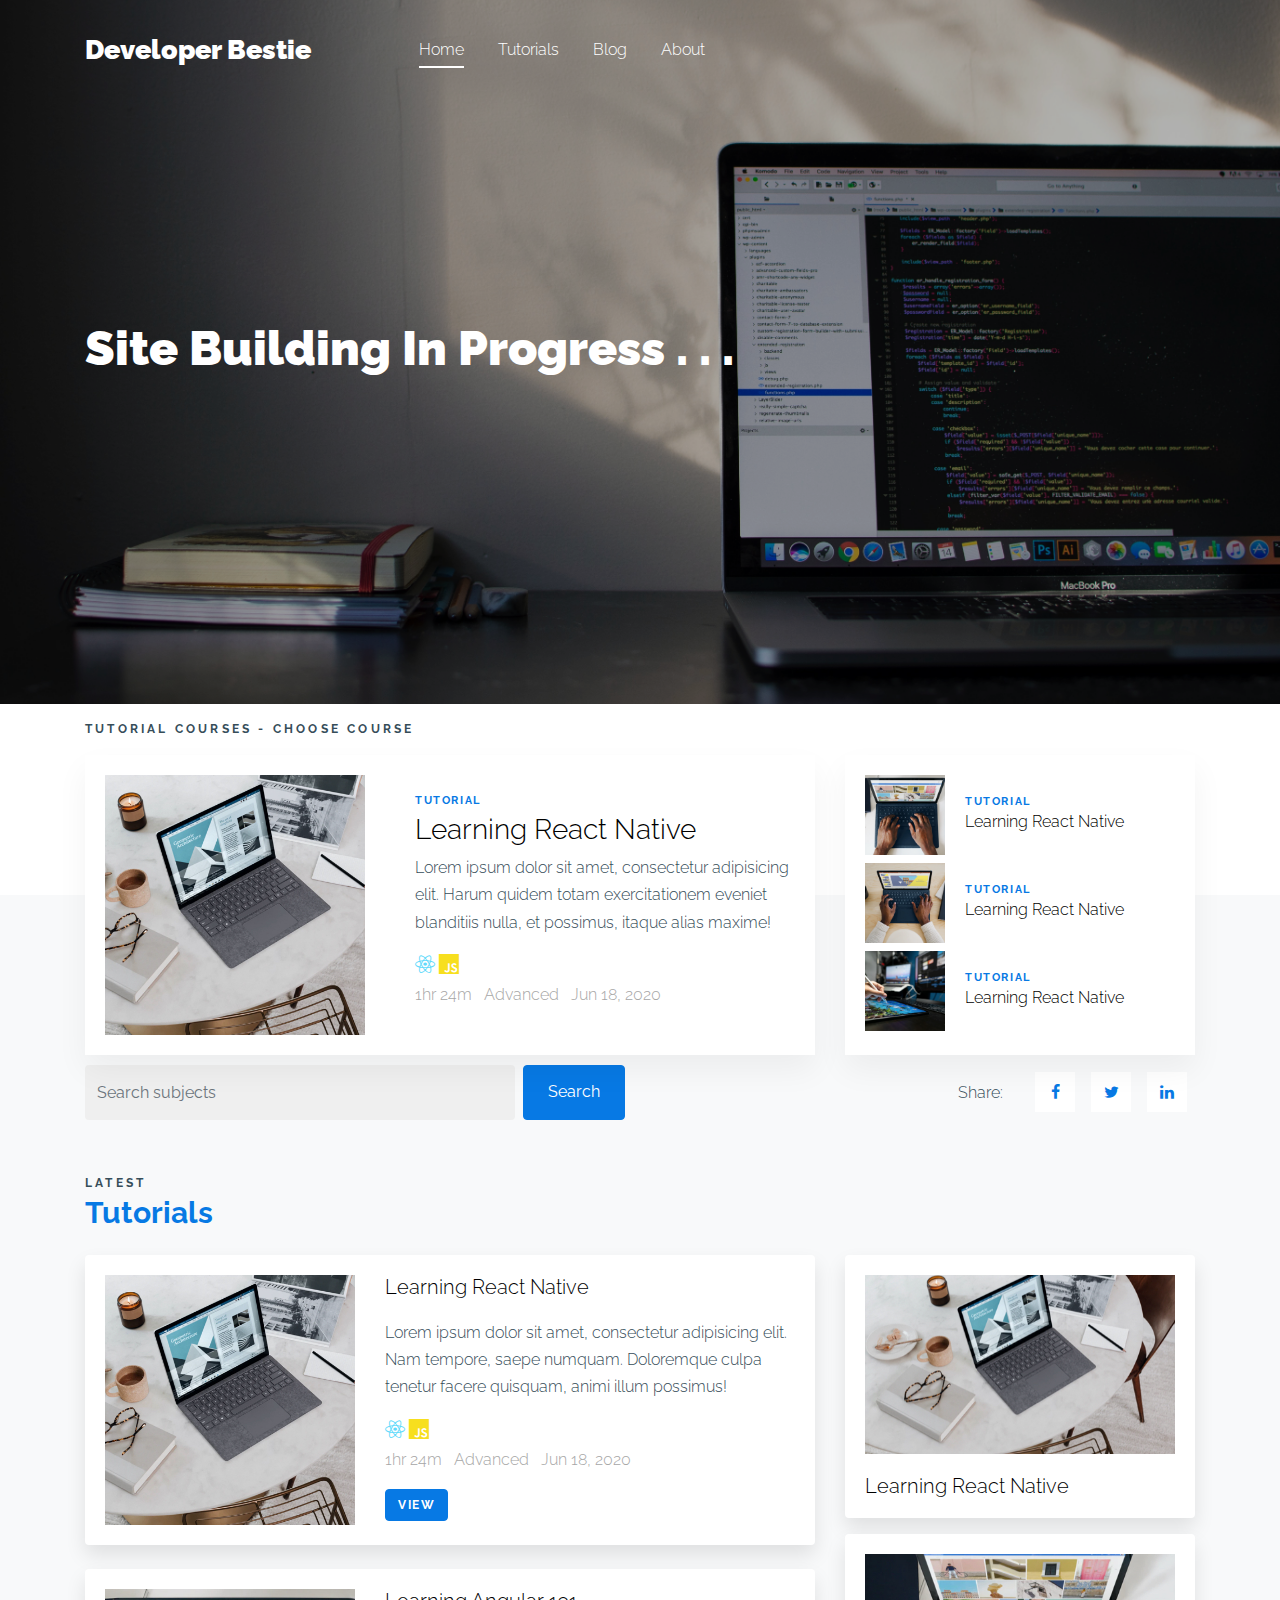
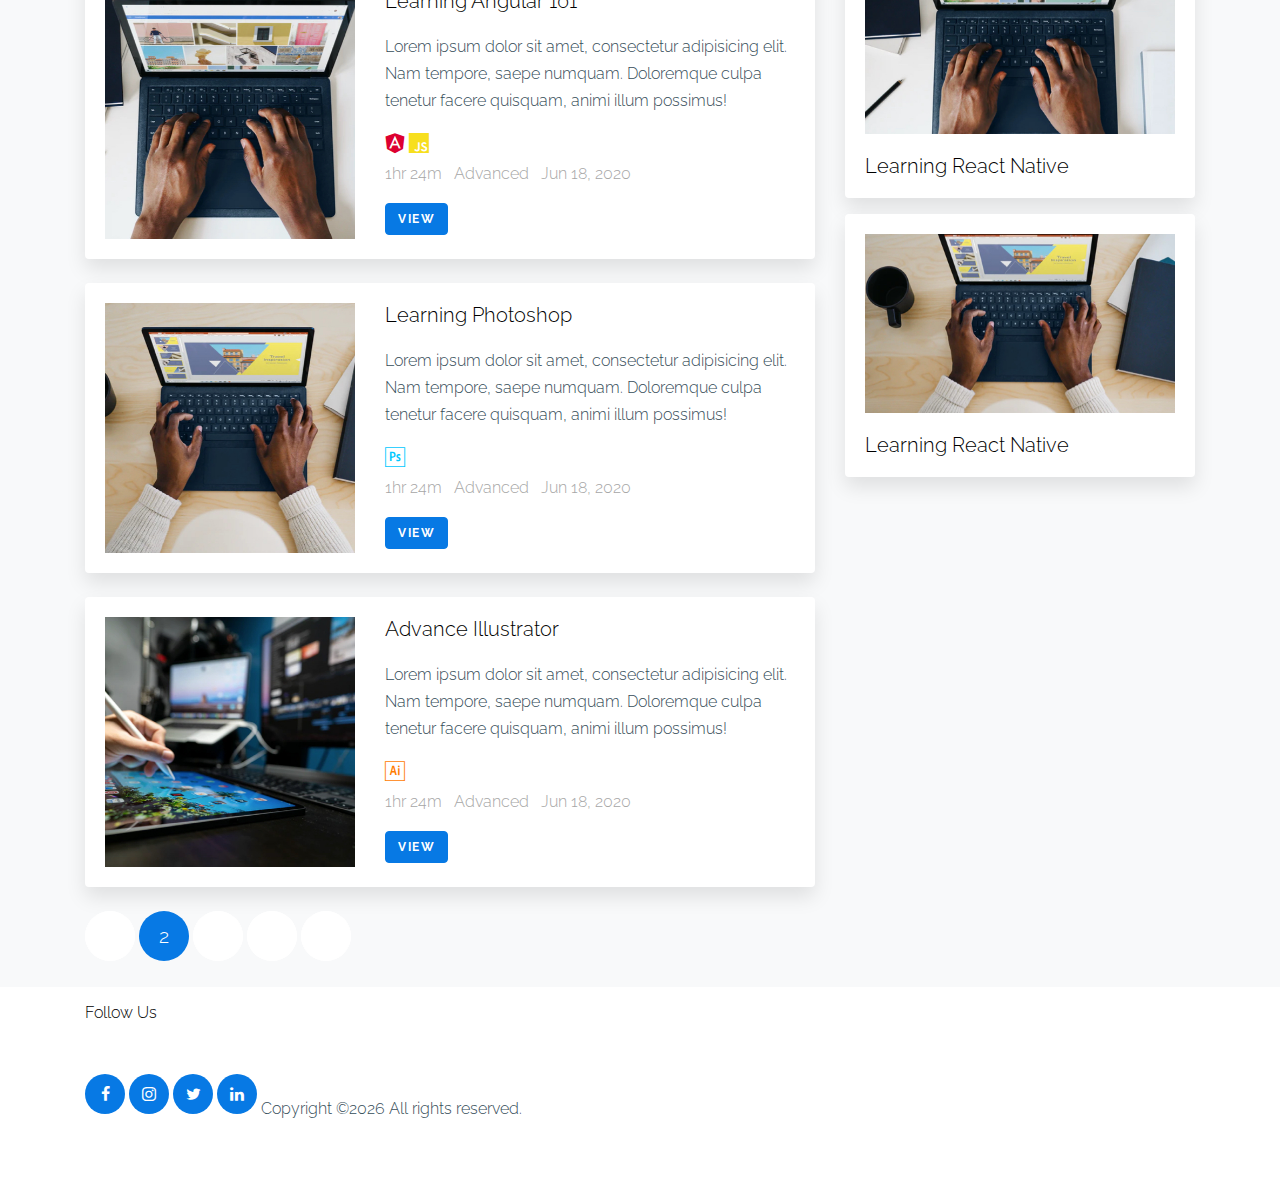
<file: index.html>
<!doctype html>
<html lang="en">

  <head>
    <title>Developer Bestie &mdash; Developer's Best Friend</title>
    <meta charset="utf-8">
    <meta name="viewport" content="width=device-width, initial-scale=1, shrink-to-fit=no">

    <link href="https://fonts.googleapis.com/css2?family=Raleway:wght@400;700&display=swap" rel="stylesheet">

    <link rel="stylesheet" href="fonts/icomoon/style.css">
    <link rel="stylesheet" href="fonts/brand/style.css">

    <link rel="stylesheet" href="css/bootstrap.min.css">
    <link rel="stylesheet" href="css/bootstrap-datepicker.css">
    <link rel="stylesheet" href="css/jquery.fancybox.min.css">
    <link rel="stylesheet" href="css/owl.carousel.min.css">
    <link rel="stylesheet" href="css/owl.theme.default.min.css">
    <link rel="stylesheet" href="css/aos.css">

    <!-- MAIN CSS -->
    <link rel="stylesheet" href="css/style.css">

  </head>

  <body>

    
    <div class="site-wrap" id="home-section">

      <div class="site-mobile-menu site-navbar-target">
        <div class="site-mobile-menu-header">
          <div class="site-mobile-menu-close mt-3">
            <span class="icon-close2 js-menu-toggle"></span>
          </div>
        </div>
        <div class="site-mobile-menu-body"></div>
      </div>

      <header class="site-navbar light site-navbar-target" role="banner">

        <div class="container">
          <div class="row align-items-center position-relative">

            <div class="col-3">
              <div class="site-logo">
                <a href="index.html"><strong>Developer Bestie</strong></a>
              </div>
            </div>

            <div class="col-4  text-right">
              
              <span class="d-inline-block d-lg-none"><a href="#" class=" site-menu-toggle js-menu-toggle py-5 "><span class="icon-menu h3 text-black"></span></a></span>

              <nav class="site-navigation text-right ml-auto d-none d-lg-block" role="navigation">
                <ul class="site-menu main-menu js-clone-nav ml-auto ">
                  <li class="active"><a href="index.html" class="nav-link">Home</a></li>
                  <li><a href="tutorials.html" class="nav-link">Tutorials</a></li>
                  <!-- <li><a href="testimonials.html" class="nav-link">Testimonials</a></li> -->
                  <li><a href="blog.html" class="nav-link">Blog</a></li>
                  <li><a href="about.html" class="nav-link">About</a></li>
                  <!-- <li><a href="contact.html" class="nav-link">Contact</a></li> -->
                </ul>
              </nav>
            </div>

            
          </div>
        </div>

      </header>

      
      <div class="site-section-cover overlay" style="background-image: url('images/hero_bg.jpg');">
        
        <div class="container">
          <div class="row align-items-center justify-content-center">
            <div class="col-lg-12 text-left">
            <h1><strong>Site Building In Progress . . .</strong></h1>
            </div>
          </div>
        </div>
      </div>
	  
	  
	  <div class="site-section">
        <div class="container">
          <div class="row">
            <div class="col">
              <div class="heading mb-4">
                <span class="caption">Tutorial Courses - Choose Course</span>
              </div>
            </div>  
          </div>
          <div class="row align-items-stretch">
            <div class="col-lg-2">
              <a href="#" class="course">
                <span class="wrap-icon brand-adobeillustrator"></span>
                <h3>Illustrator</h3>
              </a>
            </div>
            <div class="col-lg-2">
              <a href="#" class="course">
                <span class="wrap-icon brand-adobephotoshop"></span>
                <h3>Photoshop</h3>
              </a>
            </div>
            
            <div class="col-lg-2">
              <a href="#" class="course">
                <span class="wrap-icon brand-angular"></span>
                <h3>Angular</h3>
              </a>
            </div>
            
            <div class="col-lg-2">
              <a href="#" class="course">
                <span class="wrap-icon brand-javascript"></span>
                <h3>JavaScript</h3>
              </a>
            </div>
            <div class="col-lg-2">
              <a href="#" class="course">
                <span class="wrap-icon brand-react"></span>
                <h3>React</h3>
              </a>
            </div>
            <div class="col-lg-2">
              <a href="#" class="course">
                <span class="wrap-icon brand-vue-dot-js"></span>
                <h3>Vue</h3>
              </a>
            </div>
          </div>
        </div>
      </div>

      <div class="site-section bg-light pb-0">
        <div class="container">
          <div class="row align-items-stretch overlap">
            <div class="col-lg-8">
              <div class="box h-100">
                <div class="d-flex align-items-center">
                  <div class="img"><img src="images/img_1.jpg" class="img-fluid" alt="Image"></div>
                  <div class="text">
                    <a href="#" class="category">Tutorial</a>
                    <h3><a href="#">Learning React Native</a></h3>
                    <p>Lorem ipsum dolor sit amet, consectetur adipisicing elit. Harum quidem totam exercitationem eveniet blanditiis nulla, et possimus, itaque alias maxime!</p>
                    <p class="mb-0">
                      <span class="brand-react h5"></span>
                      <span class="brand-javascript h5"></span>
                    </p>
                    <p class="meta">
                      <span class="mr-2 mb-2">1hr 24m</span>
                      <span class="mr-2 mb-2">Advanced</span>
                      <span class="mr-2 mb-2">Jun 18, 2020</span>
                    </p>
                  </div>
                </div>
              </div>
            </div>
            <div class="col-lg-4">
              <div class="box small h-100">
                <div class="d-flex align-items-center mb-2">
                  <div class="img"><img src="images/img_2.jpg" class="img-fluid" alt="Image"></div>
                  <div class="text">
                    <a href="#" class="category">Tutorial</a>
                    <h3><a href="#">Learning React Native</a></h3>
                  </div>
                </div>
                <div class="d-flex align-items-center mb-2">
                  <div class="img"><img src="images/img_3.jpg" class="img-fluid" alt="Image"></div>
                  <div class="text">
                    <a href="#" class="category">Tutorial</a>
                    <h3><a href="#">Learning React Native</a></h3>
                  </div>
                </div>
                <div class="d-flex align-items-center">
                  <div class="img"><img src="images/img_4.jpg" class="img-fluid" alt="Image"></div>
                  <div class="text">
                    <a href="#" class="category">Tutorial</a>
                    <h3><a href="#">Learning React Native</a></h3>
                  </div>
                </div>
              </div>
            </div>
          </div>
        </div>
      </div>
      

      

              
  
      <div class="site-section bg-light">
        <div class="container">
          <div class="row mb-5 align-items-center">
            <div class="col-lg-6 mb-4 mb-lg-0">
              <form action="#" class="d-flex search-form">
                <span class="icon-"></span>
                <input type="search" class="form-control mr-2" placeholder="Search subjects">
                <input type="submit" class="btn btn-primary px-4" value="Search">
              </form>
            </div>
            <div class="col-lg-6 text-lg-right">
              <div class="d-inline-flex align-items-center ml-auto">
              <span class="mr-4">Share:</span>
              <a href="#" class="mx-2 social-item"><span class="icon-facebook"></span></a>
              <a href="#" class="mx-2 social-item"><span class="icon-twitter"></span></a>
              <a href="#" class="mx-2 social-item"><span class="icon-linkedin"></span></a>
              </div>
            </div>
          </div>
          <div class="row">
            <div class="col-12">
              <div class="heading mb-4">
                <span class="caption">Latest</span>
                <h2>Tutorials</h2>
              </div>
            </div>
            <div class="col-lg-8">
              


              <div class="d-flex tutorial-item mb-4">
                <div class="img-wrap">
                  <a href="#"><img src="images/img_1.jpg" alt="Image" class="img-fluid"></a>
                </div>
                <div>
                  <h3><a href="#">Learning React Native</a></h3>
                  <p>Lorem ipsum dolor sit amet, consectetur adipisicing elit. Nam tempore, saepe numquam. Doloremque culpa tenetur facere quisquam, animi illum possimus!</p>
                  
                  <p class="mb-0">
                    <span class="brand-react h5"></span>
                    <span class="brand-javascript h5"></span>
                  </p>
                  <p class="meta">
                    <span class="mr-2 mb-2">1hr 24m</span>
                    <span class="mr-2 mb-2">Advanced</span>
                    <span class="mr-2 mb-2">Jun 18, 2020</span>
                  </p>
                  
                  <p><a href="tutorial-single.html" class="btn btn-primary custom-btn">View</a></p>
                </div>
              </div>

              <div class="d-flex tutorial-item mb-4">
                <div class="img-wrap">
                  <a href="#"><img src="images/img_2.jpg" alt="Image" class="img-fluid"></a>
                </div>
                <div>
                  <h3><a href="#">Learning Angular 101</a></h3>
                  <p>Lorem ipsum dolor sit amet, consectetur adipisicing elit. Nam tempore, saepe numquam. Doloremque culpa tenetur facere quisquam, animi illum possimus!</p>

                  <p class="mb-0">
                    <span class="brand-angular h5"></span>
                    <span class="brand-javascript h5"></span>
                  </p>
                  <p class="meta">
                    <span class="mr-2 mb-2">1hr 24m</span>
                    <span class="mr-2 mb-2">Advanced</span>
                    <span class="mr-2 mb-2">Jun 18, 2020</span>
                  </p>
                  
                  <p><a href="tutorial-single.html" class="btn btn-primary custom-btn">View</a></p>
                </div>
              </div>

              <div class="d-flex tutorial-item mb-4">
                <div class="img-wrap">
                  <a href="#"><img src="images/img_3.jpg" alt="Image" class="img-fluid"></a>
                </div>
                <div>
                  <h3><a href="#">Learning Photoshop</a></h3>
                  <p>Lorem ipsum dolor sit amet, consectetur adipisicing elit. Nam tempore, saepe numquam. Doloremque culpa tenetur facere quisquam, animi illum possimus!</p>
                  <p class="mb-0">
                    <span class="brand-adobephotoshop h5"></span>
                  </p>
                  <p class="meta">
                    <span class="mr-2 mb-2">1hr 24m</span>
                    <span class="mr-2 mb-2">Advanced</span>
                    <span class="mr-2 mb-2">Jun 18, 2020</span>
                  </p>
                  <p><a href="tutorial-single.html" class="btn btn-primary custom-btn">View</a></p>
                </div>
              </div>

              <div class="d-flex tutorial-item mb-4">
                <div class="img-wrap">
                  <a href="#"><img src="images/img_4.jpg" alt="Image" class="img-fluid"></a>
                </div>
                <div>
                  <h3><a href="#">Advance Illustrator</a></h3>
                  <p>Lorem ipsum dolor sit amet, consectetur adipisicing elit. Nam tempore, saepe numquam. Doloremque culpa tenetur facere quisquam, animi illum possimus!</p>
                  <p class="mb-0">
                    <span class="brand-adobeillustrator h5"></span>
                  </p>
                  <p class="meta">
                    <span class="mr-2 mb-2">1hr 24m</span>
                    <span class="mr-2 mb-2">Advanced</span>
                    <span class="mr-2 mb-2">Jun 18, 2020</span>
                  </p>
                  <p><a href="tutorial-single.html" class="btn btn-primary custom-btn">View</a></p>
                </div>
              </div>


              <div class="custom-pagination">
                <ul class="list-unstyled">
                  <li><a href="#"><span>1</span></a></li>
                  <li><span>2</span></li>
                  <li><a href="#"><span>3</span></a></li>
                  <li><a href="#"><span>4</span></a></li>
                  <li><a href="#"><span>5</span></a></li>
                </ul>
              </div>
            </div>


            <div class="col-lg-4">
              <div class="box-side mb-3">
                <a href="#"><img src="images/img_1_horizontal.jpg" alt="Image" class="img-fluid"></a>
                <h3><a href="#">Learning React Native</a></h3>
              </div>  
              <div class="box-side mb-3">
                <a href="#"><img src="images/img_2_horizontal.jpg" alt="Image" class="img-fluid"></a>
                <h3><a href="#">Learning React Native</a></h3>
              </div>  
              <div class="box-side">
                <a href="#"><img src="images/img_3_horizontal.jpg" alt="Image" class="img-fluid"></a>
                <h3><a href="#">Learning React Native</a></h3>
              </div>  
            </div>
          </div>
        </div>
      </div>
      
      
      
      
      <footer class="site-footer">
        <div class="container">
          <div class="row">
            <div class="col-sm-12">
              <h2 class="footer-heading mb-4">Follow Us</h2>
              <ul class="list-unstyled social">
                <li><a href="#"><span class="icon-facebook"></span></a></li>
                <li><a href="#"><span class="icon-instagram"></span></a></li>
                <li><a href="#"><span class="icon-twitter"></span></a></li>
                <li><a href="#"><span class="icon-linkedin"></span></a></li>
                <li>  <div class="border-top pt-5 text-center"></div> <p>
              <!-- Link back to Colorlib can't be removed. Template is licensed under CC BY 3.0. -->
              Copyright &copy;<script>document.write(new Date().getFullYear());</script> All rights reserved.
              <!-- Link back to Colorlib can't be removed. Template is licensed under CC BY 3.0. -->
              </p></li><div>
              </ul>
              
            </div>
            
           
          </div>
         
        </div>
      </footer>

    </div>

    <script src="js/jquery-3.3.1.min.js"></script>
    <script src="js/popper.min.js"></script>
    <script src="js/bootstrap.min.js"></script>
    <script src="js/owl.carousel.min.js"></script>
    <script src="js/jquery.sticky.js"></script>
    <script src="js/jquery.waypoints.min.js"></script>
    <script src="js/jquery.animateNumber.min.js"></script>
    <script src="js/jquery.fancybox.min.js"></script>
    <script src="js/jquery.easing.1.3.js"></script>
    <script src="js/bootstrap-datepicker.min.js"></script>
    <script src="js/aos.js"></script>

    <script src="js/main.js"></script>

  </body>

</html>
</file>
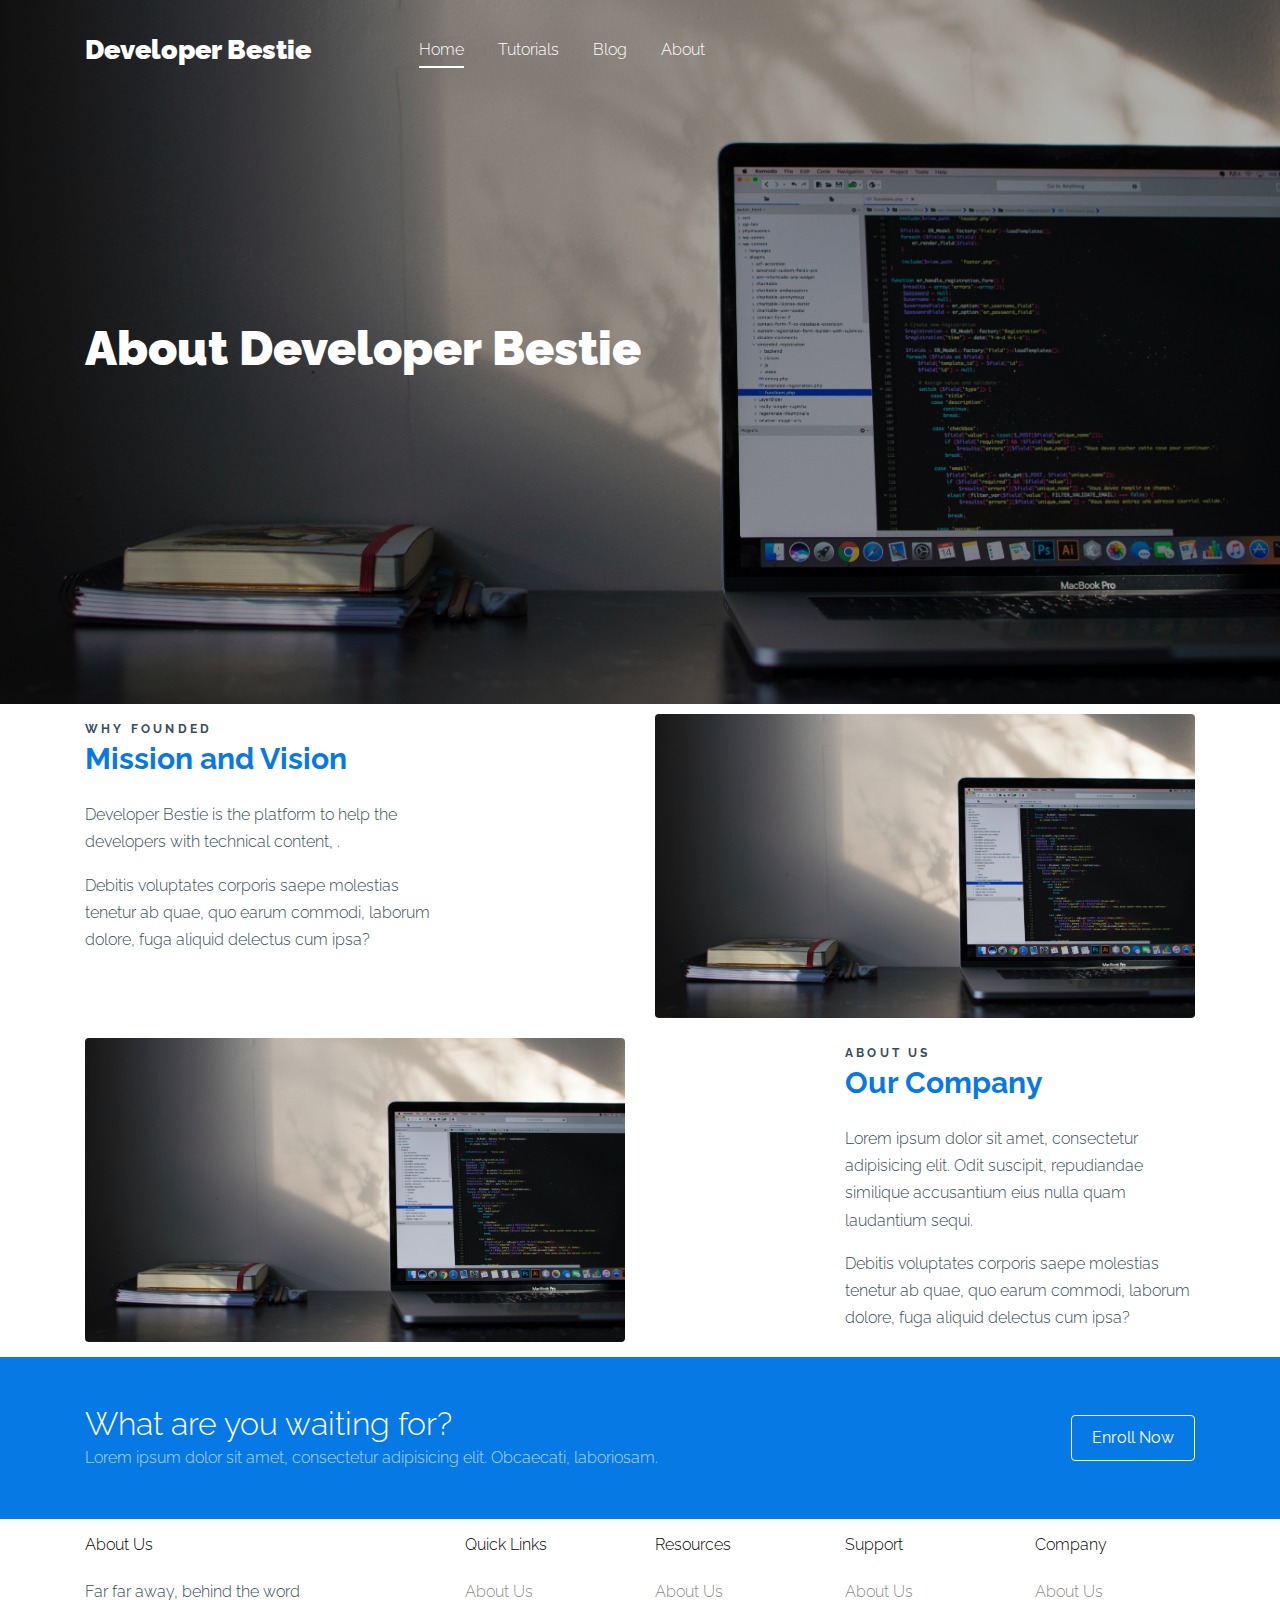
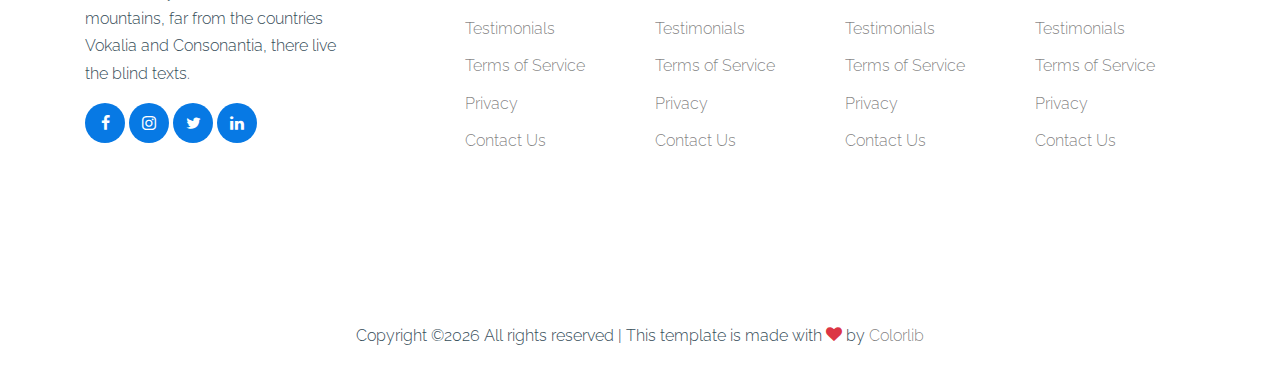
<file: about.html>
<!doctype html>
<html lang="en">

<head>
  <title>Developer Bestie , Developer's Best Friend</title>
  <meta charset="utf-8">
  <meta name="viewport" content="width=device-width, initial-scale=1, shrink-to-fit=no">

  <link href="https://fonts.googleapis.com/css2?family=Raleway:wght@400;700&display=swap" rel="stylesheet">

  <link rel="stylesheet" href="fonts/icomoon/style.css">
  <link rel="stylesheet" href="fonts/brand/style.css">

  <link rel="stylesheet" href="css/bootstrap.min.css">
  <link rel="stylesheet" href="css/bootstrap-datepicker.css">
  <link rel="stylesheet" href="css/jquery.fancybox.min.css">
  <link rel="stylesheet" href="css/owl.carousel.min.css">
  <link rel="stylesheet" href="css/owl.theme.default.min.css">
  <link rel="stylesheet" href="css/aos.css">

  <!-- MAIN CSS -->
  <link rel="stylesheet" href="css/style.css">

</head>

<body>


  <div class="site-wrap" id="home-section">

    <div class="site-mobile-menu site-navbar-target">
      <div class="site-mobile-menu-header">
        <div class="site-mobile-menu-close mt-3">
          <span class="icon-close2 js-menu-toggle"></span>
        </div>
      </div>
      <div class="site-mobile-menu-body"></div>
    </div>

    <header class="site-navbar light site-navbar-target" role="banner">

      <div class="container">
        <div class="row align-items-center position-relative">

          <div class="col-3">
            <div class="site-logo">
              <a href="index.html"><strong>Developer Bestie</strong></a>
            </div>
          </div>

          <div class="col-4  text-right">
              
            <span class="d-inline-block d-lg-none"><a href="#" class=" site-menu-toggle js-menu-toggle py-5 "><span class="icon-menu h3 text-black"></span></a></span>

            <nav class="site-navigation text-right ml-auto d-none d-lg-block" role="navigation">
              <ul class="site-menu main-menu js-clone-nav ml-auto ">
                <li class="active"><a href="index.html" class="nav-link">Home</a></li>
                <li><a href="tutorials.html" class="nav-link">Tutorials</a></li>
                <!-- <li><a href="testimonials.html" class="nav-link">Testimonials</a></li> -->
                <li><a href="blog.html" class="nav-link">Blog</a></li>
                <li><a href="about.html" class="nav-link">About</a></li>
                <!-- <li><a href="contact.html" class="nav-link">Contact</a></li> -->
              </ul>
            </nav>
          </div>


        </div>
      </div>

    </header>


    <div class="site-section-cover overlay" style="background-image: url('images/hero_bg.jpg');">

      <div class="container">
        <div class="row align-items-center justify-content-center">
          <div class="col-lg-12 text-left">
            <h1><strong>About Developer Bestie</strong></h1>
          </div>
        </div>
      </div>
    </div>




    <div class="site-section">
      <div class="container">
        <div class="row">
          <div class="col-lg-6 mb-5 mb-lg-0 order-lg-2">
            <img src="images/hero_bg.jpg" alt="Image" class="img-fluid rounded">
          </div>
          <div class="col-lg-4 mr-auto">
            <div class="heading mb-4">
              <span class="caption">Why Founded</span>
              <h2>Mission and Vision</h2>
            </div>
            <p>Developer Bestie is the platform to help the developers with technical content, .</p>
            <p>Debitis voluptates corporis saepe molestias tenetur ab quae, quo earum commodi, laborum dolore, fuga aliquid delectus cum ipsa?</p>
          </div>
        </div>
      </div>
    </div>

    <div class="site-section">
      <div class="container">
        <div class="row">
          <div class="col-lg-6 mb-5 mb-lg-0">
            <img src="images/hero_bg.jpg" alt="Image" class="img-fluid rounded">
          </div>
          <div class="col-lg-4 ml-auto">
            <div class="heading mb-4">
              
              <span class="caption">About us</span>
              <h2>Our Company</h2>
            </div>
            <p>Lorem ipsum dolor sit amet, consectetur adipisicing elit. Odit suscipit, repudiandae similique accusantium eius nulla quam laudantium sequi.</p>
            <p>Debitis voluptates corporis saepe molestias tenetur ab quae, quo earum commodi, laborum dolore, fuga aliquid delectus cum ipsa?</p>
          </div>
        </div>
      </div>
    </div>

    <!-- <div class="site-section bg-light">
      <div class="container">
        <div class="row justify-content-center text-center mb-5 section-2-title">
          <div class="col-md-6">
            <div class="heading mb-4">
              <span class="caption">The team</span>
              <h2>Meet Our Team</h2>
            </div>


          </div>
        </div>
  <div class="row align-items-stretch">

          <div class="col-lg-4 col-md-6 mb-5">
            <div class="post-entry-1 h-100 person-1">

              <img src="images/person_1.jpg" alt="Image"
              class="img-fluid">

              <div class="post-entry-1-contents">
                <span class="meta">Founder</span>
                <h2>James Doe</h2>
                <p>Lorem ipsum dolor sit amet, consectetur adipisicing elit. Ipsa, sapiente.</p>
              </div>
            </div>
          </div>
          <div class="col-lg-4 col-md-6 mb-5">
            <div class="post-entry-1 h-100 person-1">

              <img src="images/person_2.jpg" alt="Image"
              class="img-fluid">

              <div class="post-entry-1-contents">
                <span class="meta">Founder</span>
                <h2>James Doe</h2>
                <p>Lorem ipsum dolor sit amet, consectetur adipisicing elit. Ipsa, sapiente.</p>
              </div>
            </div>
          </div>

          <div class="col-lg-4 col-md-6 mb-5">
            <div class="post-entry-1 h-100 person-1">

              <img src="images/person_3.jpg" alt="Image"
              class="img-fluid">

              <div class="post-entry-1-contents">
                <span class="meta">Founder</span>
                <h2>James Doe</h2>
                <p>Lorem ipsum dolor sit amet, consectetur adipisicing elit. Ipsa, sapiente.</p>
              </div>
            </div>
          </div>

          <div class="col-lg-4 col-md-6 mb-5">
            <div class="post-entry-1 h-100 person-1">

              <img src="images/person_4.jpg" alt="Image"
              class="img-fluid">

              <div class="post-entry-1-contents">
                <span class="meta">Founder</span>
                <h2>James Doe</h2>
                <p>Lorem ipsum dolor sit amet, consectetur adipisicing elit. Ipsa, sapiente.</p>
              </div>
            </div>
          </div>

          <div class="col-lg-4 col-md-6 mb-5">
            <div class="post-entry-1 h-100 person-1">

              <img src="images/person_5.jpg" alt="Image"
              class="img-fluid">

              <div class="post-entry-1-contents">
                <span class="meta">Founder</span>
                <h2>James Doe</h2>
                <p>Lorem ipsum dolor sit amet, consectetur adipisicing elit. Ipsa, sapiente.</p>
              </div>
            </div>
          </div>

          <div class="col-lg-4 col-md-6 mb-5">
            <div class="post-entry-1 h-100 person-1">

              <img src="images/person_1.jpg" alt="Image"
              class="img-fluid">

              <div class="post-entry-1-contents">
                <span class="meta">Founder</span>
                <h2>James Doe</h2>
                <p>Lorem ipsum dolor sit amet, consectetur adipisicing elit. Ipsa, sapiente.</p>
              </div>
            </div>
          </div>


        </div> 
      </div>
    </div> -->

    


    <div class="site-section bg-primary py-5 cta">
      <div class="container">
        <div class="row align-items-center">
          <div class="col-lg-7 mb-4 mb-md-0">
            <h2 class="mb-0 text-white">What are you waiting for?</h2>
            <p class="mb-0 opa-7">Lorem ipsum dolor sit amet, consectetur adipisicing elit. Obcaecati, laboriosam.</p>
          </div>
          <div class="col-lg-5 text-md-right">
            <a href="#" class="btn btn-primary btn-white">Enroll Now</a>
          </div>
        </div>
      </div>
    </div>

    <footer class="site-footer">
      <div class="container">
        <div class="row">
          <div class="col-lg-3">
            <h2 class="footer-heading mb-4">About Us</h2>
            <p>Far far away, behind the word mountains, far from the countries Vokalia and Consonantia, there live the blind texts. </p>
            <ul class="list-unstyled social">
              <li><a href="#"><span class="icon-facebook"></span></a></li>
              <li><a href="#"><span class="icon-instagram"></span></a></li>
              <li><a href="#"><span class="icon-twitter"></span></a></li>
              <li><a href="#"><span class="icon-linkedin"></span></a></li>
            </ul>
          </div>
          <div class="col-lg-8 ml-auto">
            <div class="row">
              <div class="col-lg-3">
                <h2 class="footer-heading mb-4">Quick Links</h2>
                <ul class="list-unstyled">
                  <li><a href="#">About Us</a></li>
                  <li><a href="#">Testimonials</a></li>
                  <li><a href="#">Terms of Service</a></li>
                  <li><a href="#">Privacy</a></li>
                  <li><a href="#">Contact Us</a></li>
                </ul>
              </div>
              <div class="col-lg-3">
                <h2 class="footer-heading mb-4">Resources</h2>
                <ul class="list-unstyled">
                  <li><a href="#">About Us</a></li>
                  <li><a href="#">Testimonials</a></li>
                  <li><a href="#">Terms of Service</a></li>
                  <li><a href="#">Privacy</a></li>
                  <li><a href="#">Contact Us</a></li>
                </ul>
              </div>
              <div class="col-lg-3">
                <h2 class="footer-heading mb-4">Support</h2>
                <ul class="list-unstyled">
                  <li><a href="#">About Us</a></li>
                  <li><a href="#">Testimonials</a></li>
                  <li><a href="#">Terms of Service</a></li>
                  <li><a href="#">Privacy</a></li>
                  <li><a href="#">Contact Us</a></li>
                </ul>
              </div>
              <div class="col-lg-3">
                <h2 class="footer-heading mb-4">Company</h2>
                <ul class="list-unstyled">
                  <li><a href="#">About Us</a></li>
                  <li><a href="#">Testimonials</a></li>
                  <li><a href="#">Terms of Service</a></li>
                  <li><a href="#">Privacy</a></li>
                  <li><a href="#">Contact Us</a></li>
                </ul>
              </div>
            </div>
          </div>
        </div>
        <div class="row pt-5 mt-5 text-center">
          <div class="col-md-12">
            <div class="border-top pt-5">
              <p>
                <!-- Link back to Colorlib can't be removed. Template is licensed under CC BY 3.0. -->
                Copyright &copy;<script>document.write(new Date().getFullYear());</script> All rights reserved | This template is made with <i class="icon-heart text-danger" aria-hidden="true"></i> by <a href="https://colorlib.com" target="_blank" >Colorlib</a>
                <!-- Link back to Colorlib can't be removed. Template is licensed under CC BY 3.0. -->
              </p>
            </div>
          </div>

        </div>
      </div>
    </footer>

  </div>

  <script src="js/jquery-3.3.1.min.js"></script>
  <script src="js/popper.min.js"></script>
  <script src="js/bootstrap.min.js"></script>
  <script src="js/owl.carousel.min.js"></script>
  <script src="js/jquery.sticky.js"></script>
  <script src="js/jquery.waypoints.min.js"></script>
  <script src="js/jquery.animateNumber.min.js"></script>
  <script src="js/jquery.fancybox.min.js"></script>
  <script src="js/jquery.easing.1.3.js"></script>
  <script src="js/bootstrap-datepicker.min.js"></script>
  <script src="js/aos.js"></script>

  <script src="js/main.js"></script>

</body>

</html>
</file>
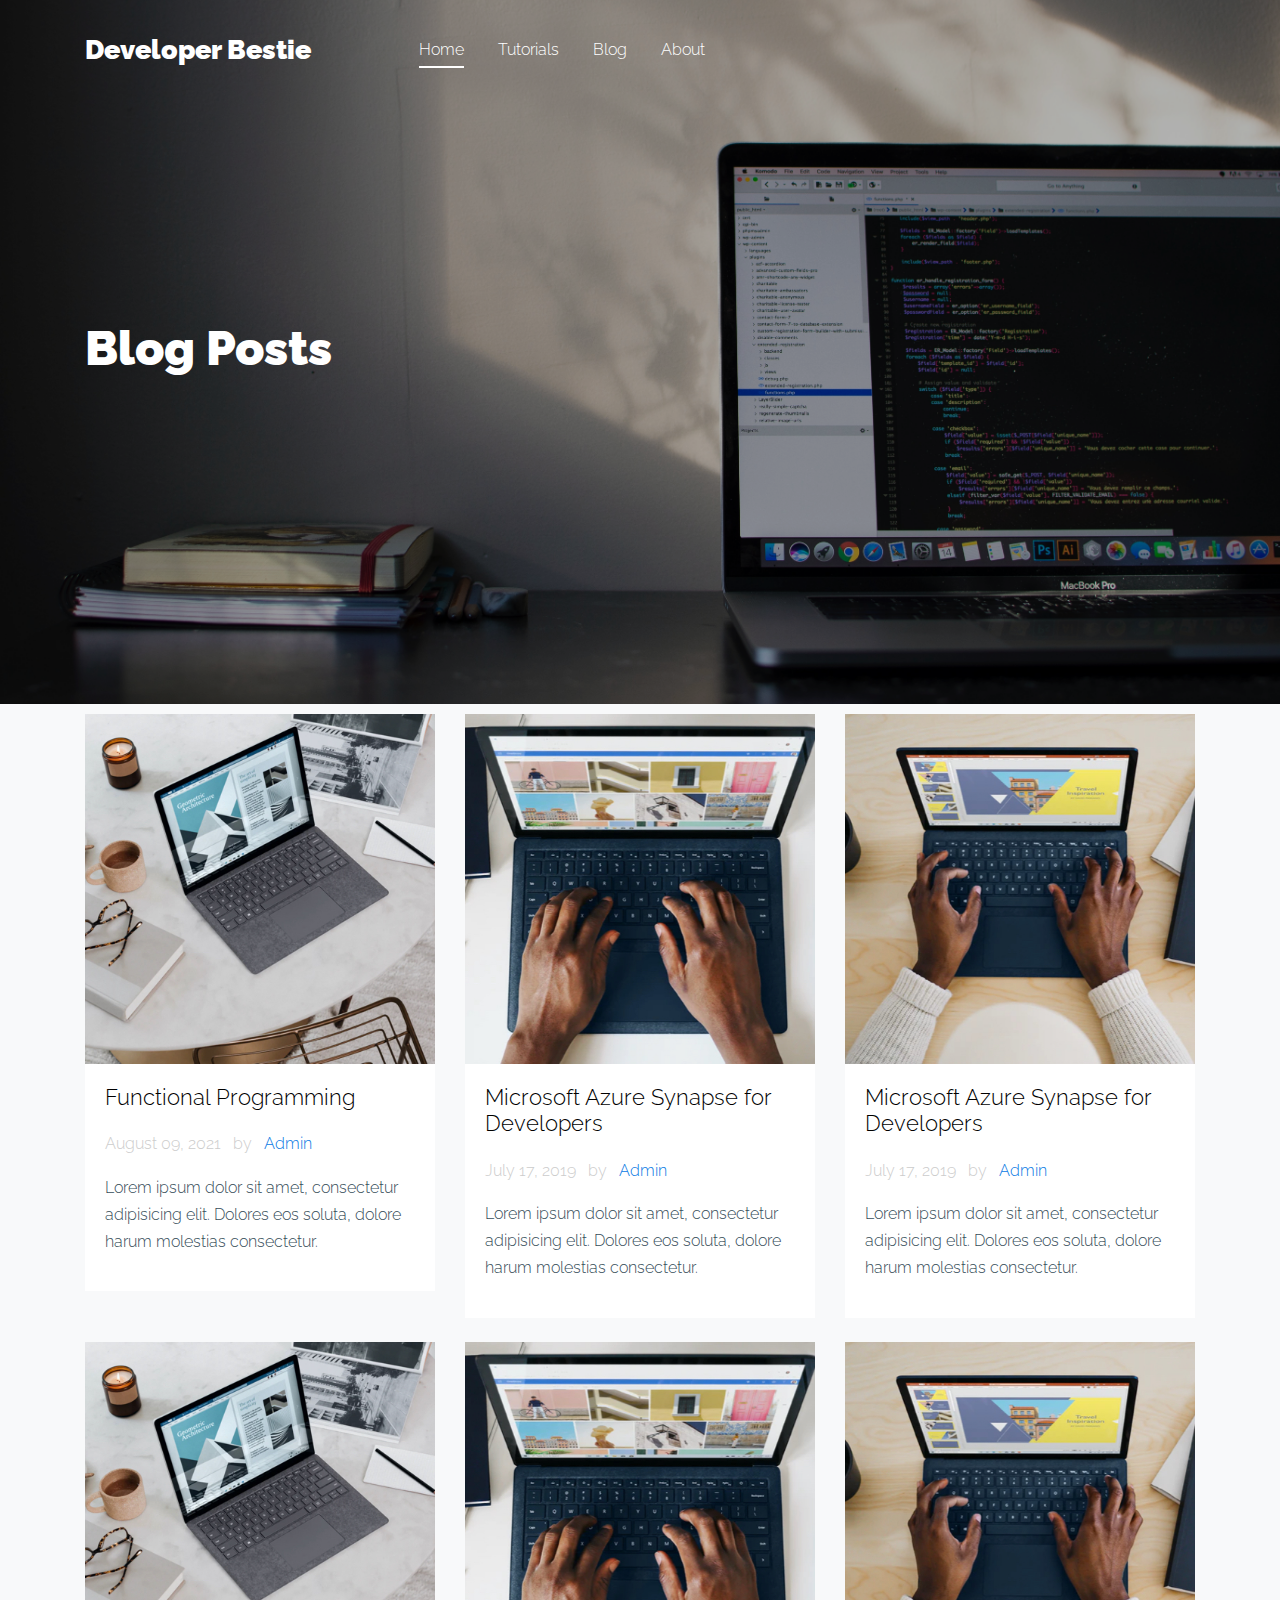
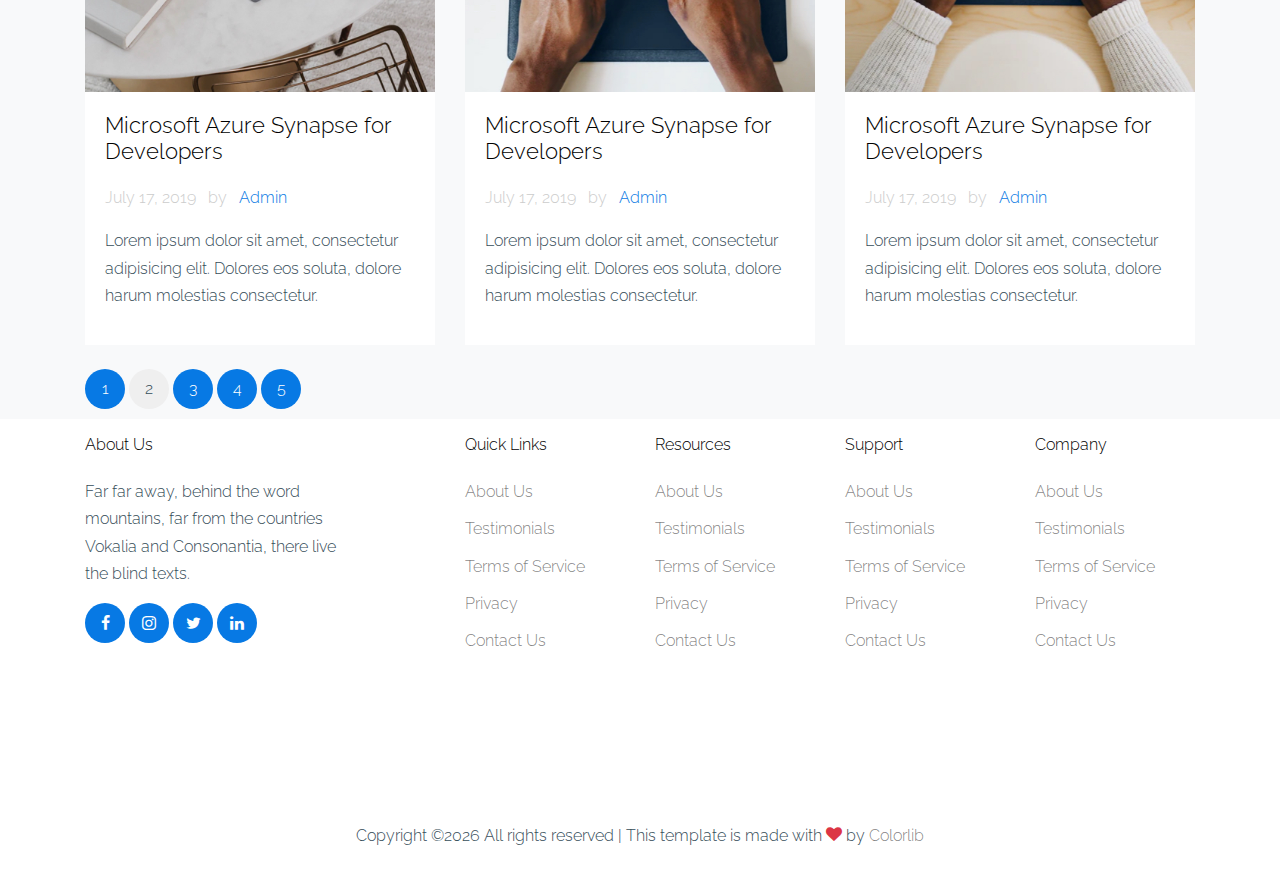
<file: blog.html>
<!doctype html>
<html lang="en">

  <head>
    <title>Developer Bestie , Developer's Best Friend</title>
    <meta charset="utf-8">
    <meta name="viewport" content="width=device-width, initial-scale=1, shrink-to-fit=no">

    <link href="https://fonts.googleapis.com/css2?family=Raleway:wght@400;700&display=swap" rel="stylesheet">

    <link rel="stylesheet" href="fonts/icomoon/style.css">
    <link rel="stylesheet" href="fonts/brand/style.css">

    <link rel="stylesheet" href="css/bootstrap.min.css">
    <link rel="stylesheet" href="css/bootstrap-datepicker.css">
    <link rel="stylesheet" href="css/jquery.fancybox.min.css">
    <link rel="stylesheet" href="css/owl.carousel.min.css">
    <link rel="stylesheet" href="css/owl.theme.default.min.css">
    <link rel="stylesheet" href="css/aos.css">

    <!-- MAIN CSS -->
    <link rel="stylesheet" href="css/style.css">

  </head>

  <body>

    
    <div class="site-wrap" id="home-section">

      <div class="site-mobile-menu site-navbar-target">
        <div class="site-mobile-menu-header">
          <div class="site-mobile-menu-close mt-3">
            <span class="icon-close2 js-menu-toggle"></span>
          </div>
        </div>
        <div class="site-mobile-menu-body"></div>
      </div>

      <header class="site-navbar light site-navbar-target" role="banner">

        <div class="container">
          <div class="row align-items-center position-relative">

            <div class="col-3">
              <div class="site-logo">
                <a href="index.html"><strong>Developer Bestie</strong></a>
              </div>
            </div>

            <div class="col-4  text-right">
              
              <span class="d-inline-block d-lg-none"><a href="#" class=" site-menu-toggle js-menu-toggle py-5 "><span class="icon-menu h3 text-black"></span></a></span>

              <nav class="site-navigation text-right ml-auto d-none d-lg-block" role="navigation">
                <ul class="site-menu main-menu js-clone-nav ml-auto ">
                  <li class="active"><a href="index.html" class="nav-link">Home</a></li>
                  <li><a href="tutorials.html" class="nav-link">Tutorials</a></li>
                  <!-- <li><a href="testimonials.html" class="nav-link">Testimonials</a></li> -->
                  <li><a href="blog.html" class="nav-link">Blog</a></li>
                  <li><a href="about.html" class="nav-link">About</a></li>
                  <!-- <li><a href="contact.html" class="nav-link">Contact</a></li> -->
                </ul>
              </nav>
            </div>

            
          </div>
        </div>

      </header>

      
      <div class="site-section-cover overlay" style="background-image: url('images/hero_bg.jpg');">
        
        <div class="container">
          <div class="row align-items-center justify-content-center">
            <div class="col-lg-12 text-left">
              <h1><strong>Blog Posts</strong></h1>
            </div>
          </div>
        </div>
      </div>

      
      

      <div class="site-section bg-light">
      <div class="container">
        <div class="row">
          <div class="col-lg-4 col-md-6 mb-4">
            <div class="post-entry-1 h-100">
              <a href="single.html" class="thumbnail-link">
                <img src="images/img_1.jpg" alt="Image"
                 class="img-fluid">
              </a>
              <div class="post-entry-1-contents">
                
                <h2><a href="pages\misc\functional_programming.html">Functional Programming</a></h2>
                <span class="meta d-inline-block mb-3">August 09, 2021 <span class="mx-2">by</span> <a href="#">Admin</a></span>
                <p>Lorem ipsum dolor sit amet, consectetur adipisicing elit. Dolores eos soluta, dolore harum molestias consectetur.</p>
              </div>
            </div>
          </div>
          <div class="col-lg-4 col-md-6 mb-4">
            <div class="post-entry-1 h-100">
              <a href="single.html" class="thumbnail-link">
                <img src="images/img_2.jpg" alt="Image"
                 class="img-fluid">
              </a>
              <div class="post-entry-1-contents">
                
                <h2><a href="single.html">Microsoft Azure Synapse for Developers</a></h2>
                <span class="meta d-inline-block mb-3">July 17, 2019 <span class="mx-2">by</span> <a href="#">Admin</a></span>
                <p>Lorem ipsum dolor sit amet, consectetur adipisicing elit. Dolores eos soluta, dolore harum molestias consectetur.</p>
              </div>
            </div>
          </div>

          <div class="col-lg-4 col-md-6 mb-4">
            <div class="post-entry-1 h-100">
              <a href="single.html" class="thumbnail-link">
                <img src="images/img_3.jpg" alt="Image"
                 class="img-fluid">
              </a>
              <div class="post-entry-1-contents">
                
                <h2><a href="single.html">Microsoft Azure Synapse for Developers</a></h2>
                <span class="meta d-inline-block mb-3">July 17, 2019 <span class="mx-2">by</span> <a href="#">Admin</a></span>
                <p>Lorem ipsum dolor sit amet, consectetur adipisicing elit. Dolores eos soluta, dolore harum molestias consectetur.</p>
              </div>
            </div>
          </div>

          <div class="col-lg-4 col-md-6 mb-4">
            <div class="post-entry-1 h-100">
              <a href="single.html" class="thumbnail-link">
                <img src="images/img_1.jpg" alt="Image"
                 class="img-fluid">
              </a>
              <div class="post-entry-1-contents">
                
                <h2><a href="single.html">Microsoft Azure Synapse for Developers</a></h2>
                <span class="meta d-inline-block mb-3">July 17, 2019 <span class="mx-2">by</span> <a href="#">Admin</a></span>
                <p>Lorem ipsum dolor sit amet, consectetur adipisicing elit. Dolores eos soluta, dolore harum molestias consectetur.</p>
              </div>
            </div>
          </div>
          <div class="col-lg-4 col-md-6 mb-4">
            <div class="post-entry-1 h-100">
              <a href="single.html" class="thumbnail-link">
                <img src="images/img_2.jpg" alt="Image"
                 class="img-fluid">
              </a>
              <div class="post-entry-1-contents">
                
                <h2><a href="single.html">Microsoft Azure Synapse for Developers</a></h2>
                <span class="meta d-inline-block mb-3">July 17, 2019 <span class="mx-2">by</span> <a href="#">Admin</a></span>
                <p>Lorem ipsum dolor sit amet, consectetur adipisicing elit. Dolores eos soluta, dolore harum molestias consectetur.</p>
              </div>
            </div>
          </div>

          <div class="col-lg-4 col-md-6 mb-4">
            <div class="post-entry-1 h-100">
              <a href="single.html" class="thumbnail-link">
                <img src="images/img_3.jpg" alt="Image"
                 class="img-fluid">
              </a>
              <div class="post-entry-1-contents">
                
                <h2><a href="single.html">Microsoft Azure Synapse for Developers</a></h2>
                <span class="meta d-inline-block mb-3">July 17, 2019 <span class="mx-2">by</span> <a href="#">Admin</a></span>
                <p>Lorem ipsum dolor sit amet, consectetur adipisicing elit. Dolores eos soluta, dolore harum molestias consectetur.</p>
              </div>
            </div>
          </div>

        </div>

        <div class="row">
          <div class="col-5">
            <div class="custom-pagination">
              <a href="#">1</a>
              <span>2</span>
              <a href="#">3</a>
              <a href="#">4</a>
              <a href="#">5</a>
            </div>
          </div>
        </div>

      </div>
    </div>
      <footer class="site-footer">
        <div class="container">
          <div class="row">
            <div class="col-lg-3">
              <h2 class="footer-heading mb-4">About Us</h2>
              <p>Far far away, behind the word mountains, far from the countries Vokalia and Consonantia, there live the blind texts. </p>
              <ul class="list-unstyled social">
                <li><a href="#"><span class="icon-facebook"></span></a></li>
                <li><a href="#"><span class="icon-instagram"></span></a></li>
                <li><a href="#"><span class="icon-twitter"></span></a></li>
                <li><a href="#"><span class="icon-linkedin"></span></a></li>
              </ul>
            </div>
            <div class="col-lg-8 ml-auto">
              <div class="row">
                <div class="col-lg-3">
                  <h2 class="footer-heading mb-4">Quick Links</h2>
                  <ul class="list-unstyled">
                    <li><a href="#">About Us</a></li>
                    <li><a href="#">Testimonials</a></li>
                    <li><a href="#">Terms of Service</a></li>
                    <li><a href="#">Privacy</a></li>
                    <li><a href="#">Contact Us</a></li>
                  </ul>
                </div>
                <div class="col-lg-3">
                  <h2 class="footer-heading mb-4">Resources</h2>
                  <ul class="list-unstyled">
                    <li><a href="#">About Us</a></li>
                    <li><a href="#">Testimonials</a></li>
                    <li><a href="#">Terms of Service</a></li>
                    <li><a href="#">Privacy</a></li>
                    <li><a href="#">Contact Us</a></li>
                  </ul>
                </div>
                <div class="col-lg-3">
                  <h2 class="footer-heading mb-4">Support</h2>
                  <ul class="list-unstyled">
                    <li><a href="#">About Us</a></li>
                    <li><a href="#">Testimonials</a></li>
                    <li><a href="#">Terms of Service</a></li>
                    <li><a href="#">Privacy</a></li>
                    <li><a href="#">Contact Us</a></li>
                  </ul>
                </div>
                <div class="col-lg-3">
                  <h2 class="footer-heading mb-4">Company</h2>
                  <ul class="list-unstyled">
                    <li><a href="#">About Us</a></li>
                    <li><a href="#">Testimonials</a></li>
                    <li><a href="#">Terms of Service</a></li>
                    <li><a href="#">Privacy</a></li>
                    <li><a href="#">Contact Us</a></li>
                  </ul>
                </div>
              </div>
            </div>
          </div>
          <div class="row pt-5 mt-5 text-center">
            <div class="col-md-12">
              <div class="border-top pt-5">
                <p>
              <!-- Link back to Colorlib can't be removed. Template is licensed under CC BY 3.0. -->
              Copyright &copy;<script>document.write(new Date().getFullYear());</script> All rights reserved | This template is made with <i class="icon-heart text-danger" aria-hidden="true"></i> by <a href="https://colorlib.com" target="_blank" >Colorlib</a>
              <!-- Link back to Colorlib can't be removed. Template is licensed under CC BY 3.0. -->
              </p>
              </div>
            </div>

          </div>
        </div>
      </footer>

    </div>

    <script src="js/jquery-3.3.1.min.js"></script>
    <script src="js/popper.min.js"></script>
    <script src="js/bootstrap.min.js"></script>
    <script src="js/owl.carousel.min.js"></script>
    <script src="js/jquery.sticky.js"></script>
    <script src="js/jquery.waypoints.min.js"></script>
    <script src="js/jquery.animateNumber.min.js"></script>
    <script src="js/jquery.fancybox.min.js"></script>
    <script src="js/jquery.easing.1.3.js"></script>
    <script src="js/bootstrap-datepicker.min.js"></script>
    <script src="js/aos.js"></script>

    <script src="js/main.js"></script>

  </body>

</html>
</file>
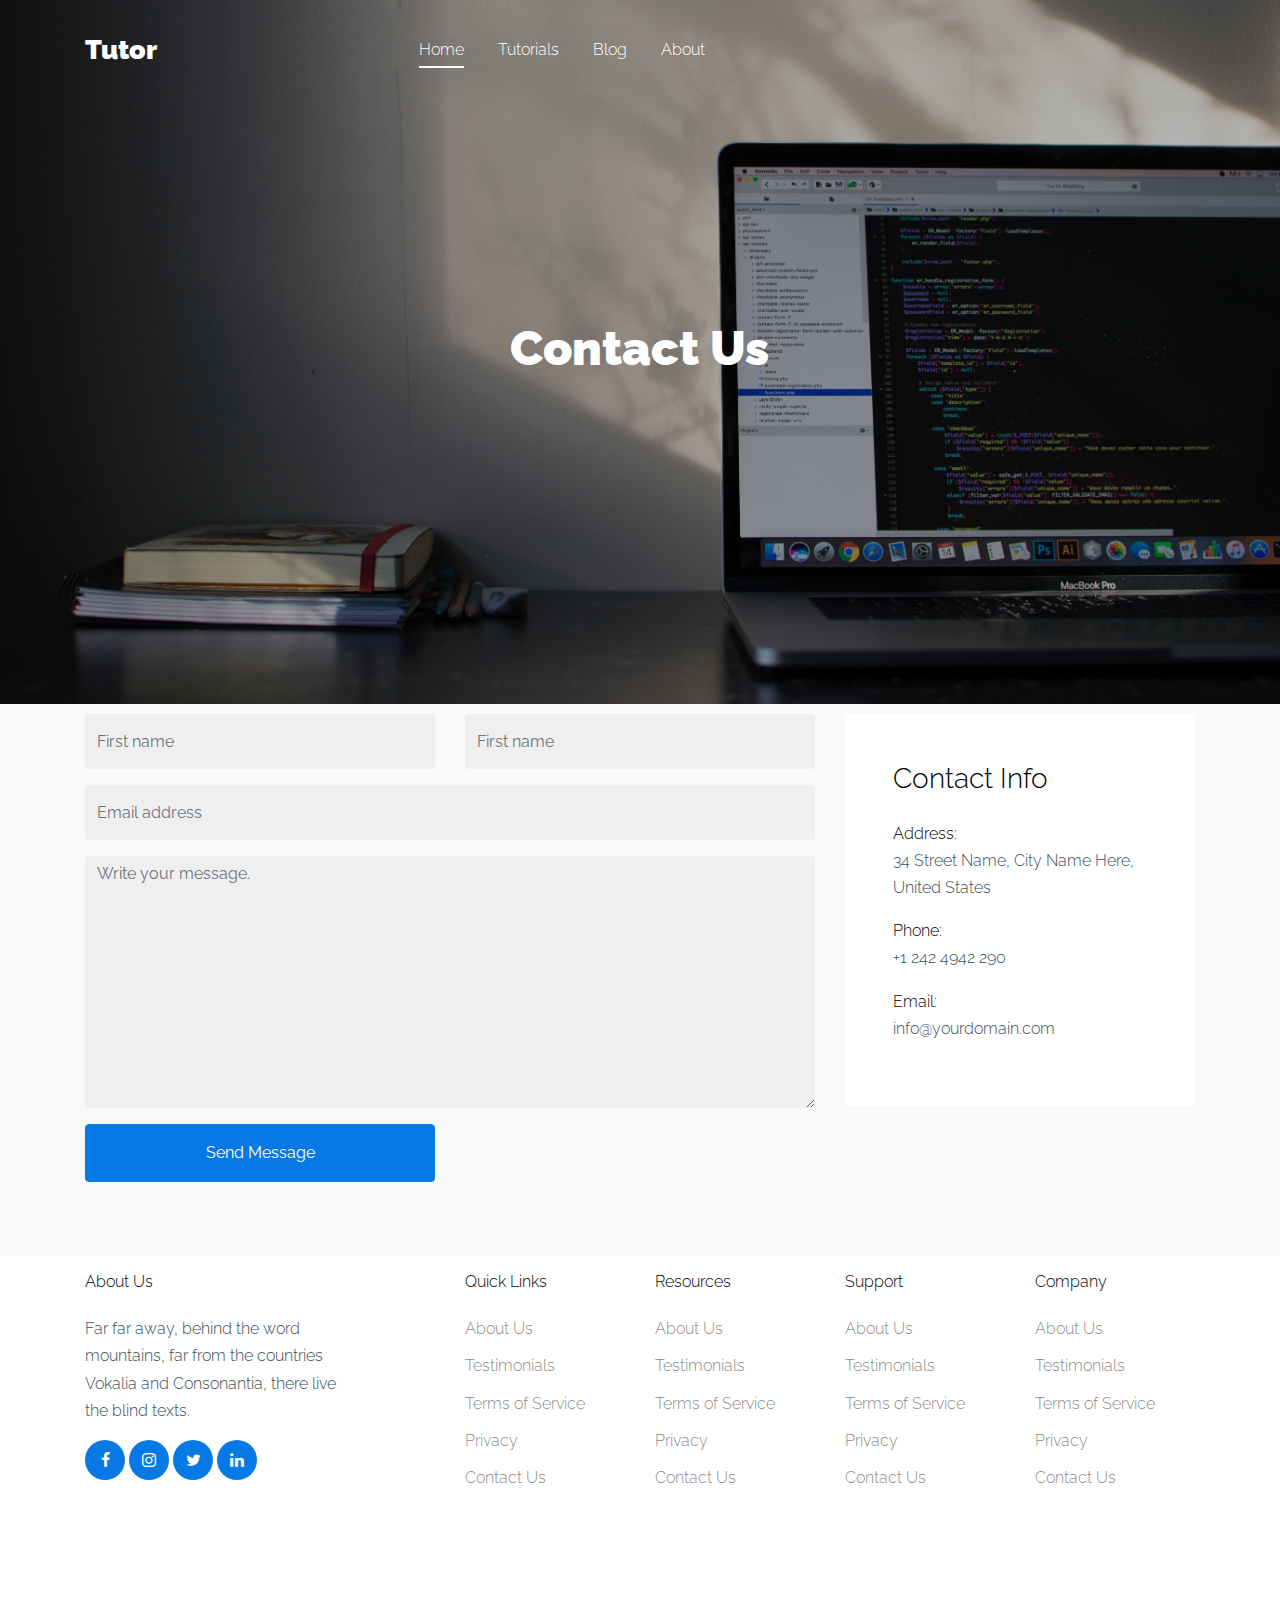
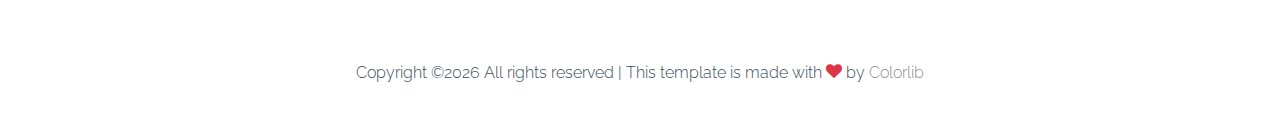
<file: contact.html>
<!doctype html>
<html lang="en">

<head>
  <title>Tutor &mdash; Free Website Template by Colorlib</title>
  <meta charset="utf-8">
  <meta name="viewport" content="width=device-width, initial-scale=1, shrink-to-fit=no">

  <link href="https://fonts.googleapis.com/css2?family=Raleway:wght@400;700&display=swap" rel="stylesheet">

  <link rel="stylesheet" href="fonts/icomoon/style.css">
  <link rel="stylesheet" href="fonts/brand/style.css">

  <link rel="stylesheet" href="css/bootstrap.min.css">
  <link rel="stylesheet" href="css/bootstrap-datepicker.css">
  <link rel="stylesheet" href="css/jquery.fancybox.min.css">
  <link rel="stylesheet" href="css/owl.carousel.min.css">
  <link rel="stylesheet" href="css/owl.theme.default.min.css">
  <link rel="stylesheet" href="css/aos.css">

  <!-- MAIN CSS -->
  <link rel="stylesheet" href="css/style.css">

</head>

<body>


  <div class="site-wrap" id="home-section">

    <div class="site-mobile-menu site-navbar-target">
      <div class="site-mobile-menu-header">
        <div class="site-mobile-menu-close mt-3">
          <span class="icon-close2 js-menu-toggle"></span>
        </div>
      </div>
      <div class="site-mobile-menu-body"></div>
    </div>

    <header class="site-navbar light site-navbar-target" role="banner">

      <div class="container">
        <div class="row align-items-center position-relative">

          <div class="col-3">
            <div class="site-logo">
              <a href="index.html"><strong>Tutor</strong></a>
            </div>
          </div>

          <div class="col-4  text-right">
              
            <span class="d-inline-block d-lg-none"><a href="#" class=" site-menu-toggle js-menu-toggle py-5 "><span class="icon-menu h3 text-black"></span></a></span>

            <nav class="site-navigation text-right ml-auto d-none d-lg-block" role="navigation">
              <ul class="site-menu main-menu js-clone-nav ml-auto ">
                <li class="active"><a href="index.html" class="nav-link">Home</a></li>
                <li><a href="tutorials.html" class="nav-link">Tutorials</a></li>
                <!-- <li><a href="testimonials.html" class="nav-link">Testimonials</a></li> -->
                <li><a href="blog.html" class="nav-link">Blog</a></li>
                <li><a href="about.html" class="nav-link">About</a></li>
                <!-- <li><a href="contact.html" class="nav-link">Contact</a></li> -->
              </ul>
            </nav>
          </div>


        </div>
      </div>

    </header>


    <div class="site-section-cover overlay" style="background-image: url('images/hero_bg.jpg');">

      <div class="container">
        <div class="row align-items-center justify-content-center">
          <div class="col-lg-10 text-center">
            <h1><strong>Contact Us</strong></h1>
          </div>
        </div>
      </div>
    </div>




    <div class="site-section bg-light" id="contact-section">
      <div class="container">
        
        <div class="row">
          <div class="col-lg-8 mb-5" >
            <form action="#" method="post">
              <div class="form-group row">
                <div class="col-md-6 mb-4 mb-lg-0">
                  <input type="text" class="form-control" placeholder="First name">
                </div>
                <div class="col-md-6">
                  <input type="text" class="form-control" placeholder="First name">
                </div>
              </div>

              <div class="form-group row">
                <div class="col-md-12">
                  <input type="text" class="form-control" placeholder="Email address">
                </div>
              </div>

              <div class="form-group row">
                <div class="col-md-12">
                  <textarea name="" id="" class="form-control" placeholder="Write your message." cols="30" rows="10"></textarea>
                </div>
              </div>
              <div class="form-group row">
                <div class="col-md-6 mr-auto">
                  <input type="submit" class="btn btn-block btn-primary text-white py-3 px-5" value="Send Message">
                </div>
              </div>
            </form>
          </div>
          <div class="col-lg-4 ml-auto">
            <div class="bg-white p-3 p-md-5">
              <h3 class="text-black mb-4">Contact Info</h3>
              <ul class="list-unstyled footer-link">
                <li class="d-block mb-3">
                  <span class="d-block text-black">Address:</span>
                  <span>34 Street Name, City Name Here, United States</span></li>
                <li class="d-block mb-3"><span class="d-block text-black">Phone:</span><span>+1 242 4942 290</span></li>
                <li class="d-block mb-3"><span class="d-block text-black">Email:</span><span>info@yourdomain.com</span></li>
              </ul>
            </div>
          </div>
        </div>
      </div>
    </div>

    <footer class="site-footer">
      <div class="container">
        <div class="row">
          <div class="col-lg-3">
            <h2 class="footer-heading mb-4">About Us</h2>
            <p>Far far away, behind the word mountains, far from the countries Vokalia and Consonantia, there live the blind texts. </p>
            <ul class="list-unstyled social">
              <li><a href="#"><span class="icon-facebook"></span></a></li>
              <li><a href="#"><span class="icon-instagram"></span></a></li>
              <li><a href="#"><span class="icon-twitter"></span></a></li>
              <li><a href="#"><span class="icon-linkedin"></span></a></li>
            </ul>
          </div>
          <div class="col-lg-8 ml-auto">
            <div class="row">
              <div class="col-lg-3">
                <h2 class="footer-heading mb-4">Quick Links</h2>
                <ul class="list-unstyled">
                  <li><a href="#">About Us</a></li>
                  <li><a href="#">Testimonials</a></li>
                  <li><a href="#">Terms of Service</a></li>
                  <li><a href="#">Privacy</a></li>
                  <li><a href="#">Contact Us</a></li>
                </ul>
              </div>
              <div class="col-lg-3">
                <h2 class="footer-heading mb-4">Resources</h2>
                <ul class="list-unstyled">
                  <li><a href="#">About Us</a></li>
                  <li><a href="#">Testimonials</a></li>
                  <li><a href="#">Terms of Service</a></li>
                  <li><a href="#">Privacy</a></li>
                  <li><a href="#">Contact Us</a></li>
                </ul>
              </div>
              <div class="col-lg-3">
                <h2 class="footer-heading mb-4">Support</h2>
                <ul class="list-unstyled">
                  <li><a href="#">About Us</a></li>
                  <li><a href="#">Testimonials</a></li>
                  <li><a href="#">Terms of Service</a></li>
                  <li><a href="#">Privacy</a></li>
                  <li><a href="#">Contact Us</a></li>
                </ul>
              </div>
              <div class="col-lg-3">
                <h2 class="footer-heading mb-4">Company</h2>
                <ul class="list-unstyled">
                  <li><a href="#">About Us</a></li>
                  <li><a href="#">Testimonials</a></li>
                  <li><a href="#">Terms of Service</a></li>
                  <li><a href="#">Privacy</a></li>
                  <li><a href="#">Contact Us</a></li>
                </ul>
              </div>
            </div>
          </div>
        </div>
        <div class="row pt-5 mt-5 text-center">
          <div class="col-md-12">
            <div class="border-top pt-5">
              <p>
                <!-- Link back to Colorlib can't be removed. Template is licensed under CC BY 3.0. -->
                Copyright &copy;<script>document.write(new Date().getFullYear());</script> All rights reserved | This template is made with <i class="icon-heart text-danger" aria-hidden="true"></i> by <a href="https://colorlib.com" target="_blank" >Colorlib</a>
                <!-- Link back to Colorlib can't be removed. Template is licensed under CC BY 3.0. -->
              </p>
            </div>
          </div>

        </div>
      </div>
    </footer>

  </div>

  <script src="js/jquery-3.3.1.min.js"></script>
  <script src="js/popper.min.js"></script>
  <script src="js/bootstrap.min.js"></script>
  <script src="js/owl.carousel.min.js"></script>
  <script src="js/jquery.sticky.js"></script>
  <script src="js/jquery.waypoints.min.js"></script>
  <script src="js/jquery.animateNumber.min.js"></script>
  <script src="js/jquery.fancybox.min.js"></script>
  <script src="js/jquery.easing.1.3.js"></script>
  <script src="js/bootstrap-datepicker.min.js"></script>
  <script src="js/aos.js"></script>

  <script src="js/main.js"></script>

</body>

</html>
</file>
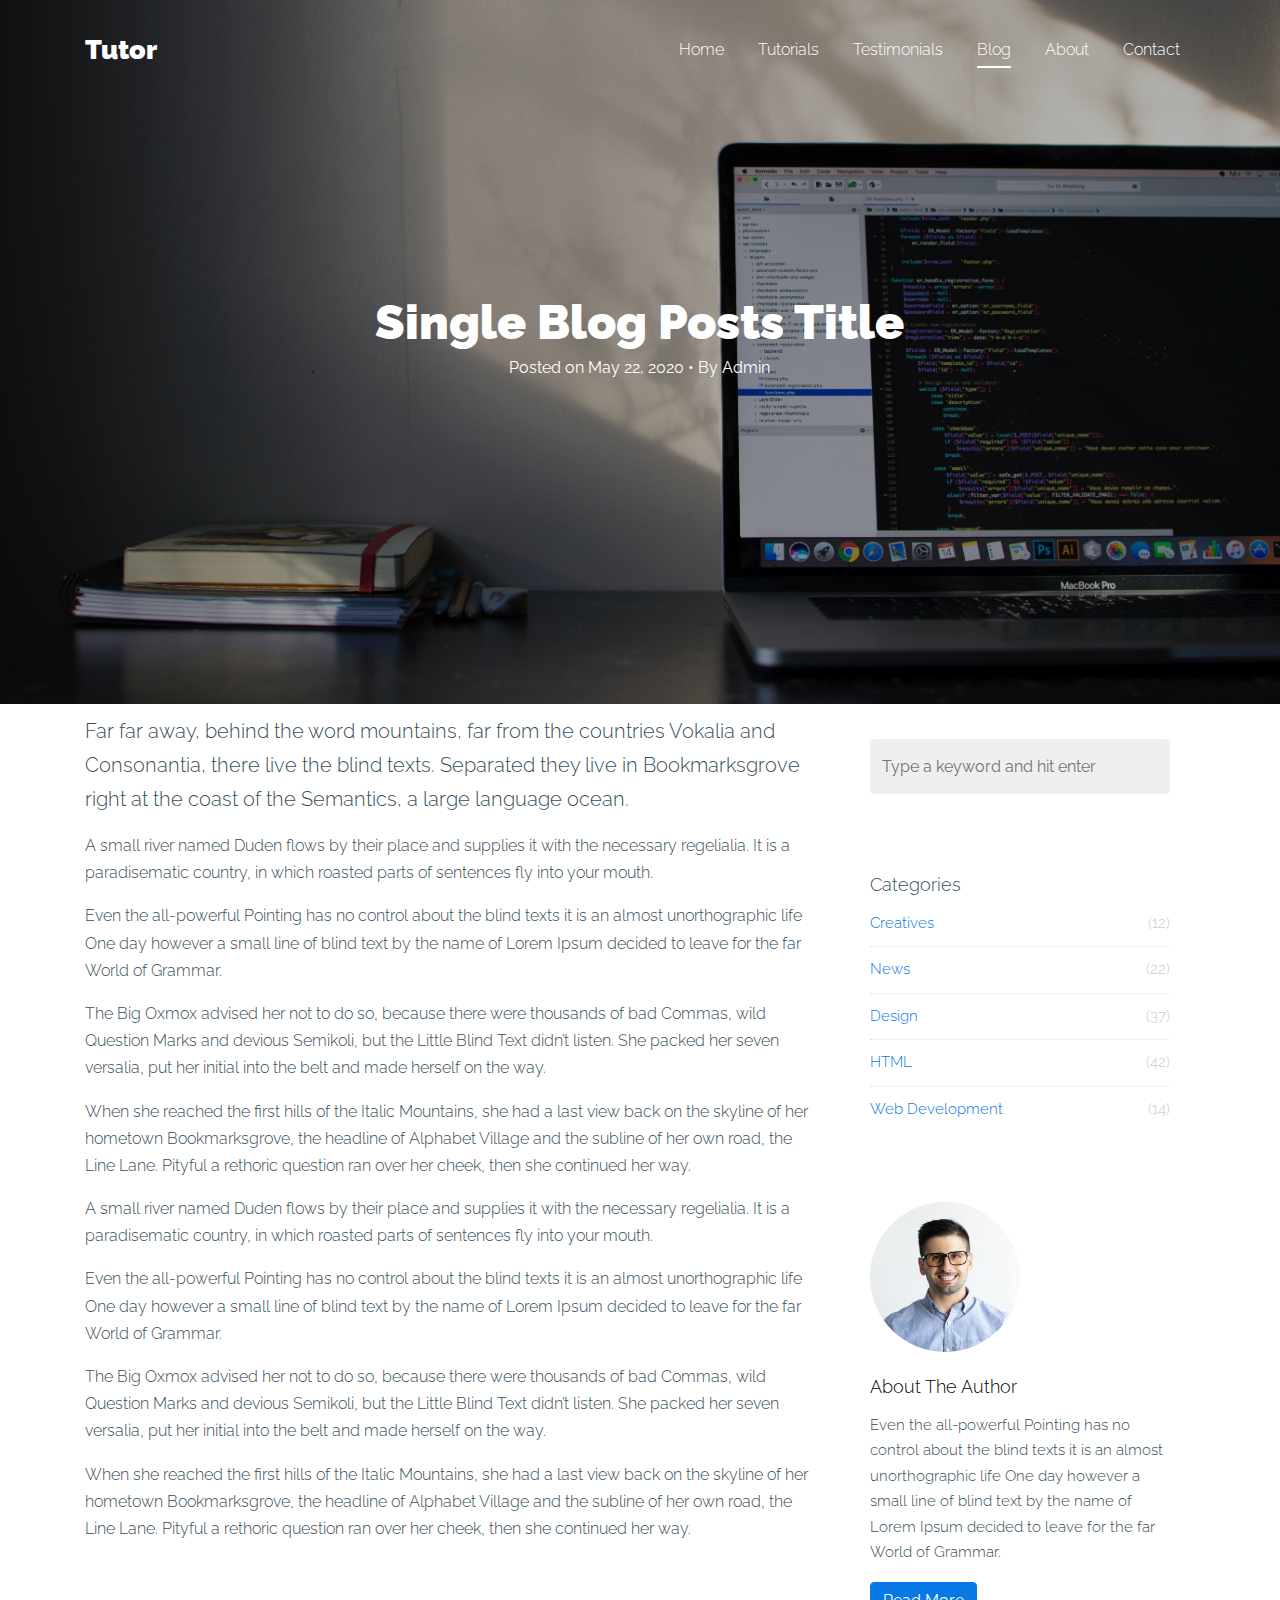
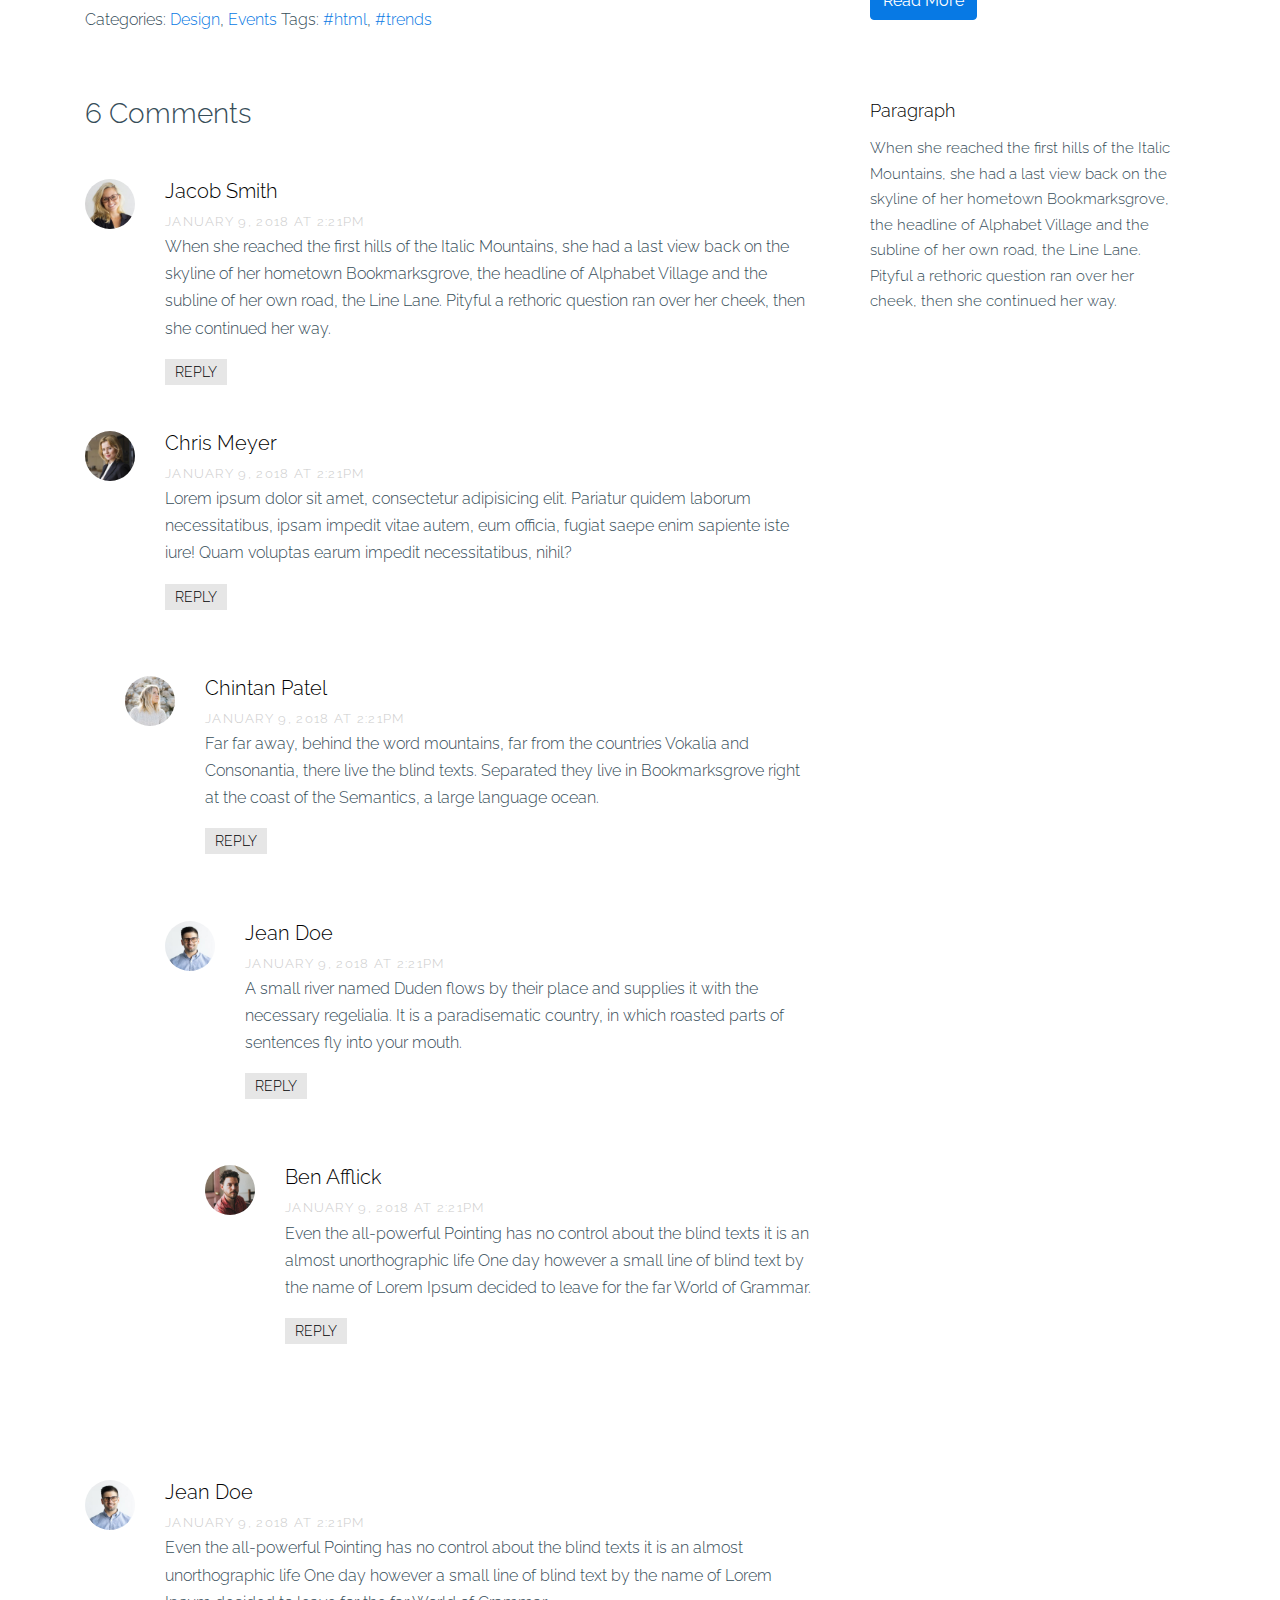
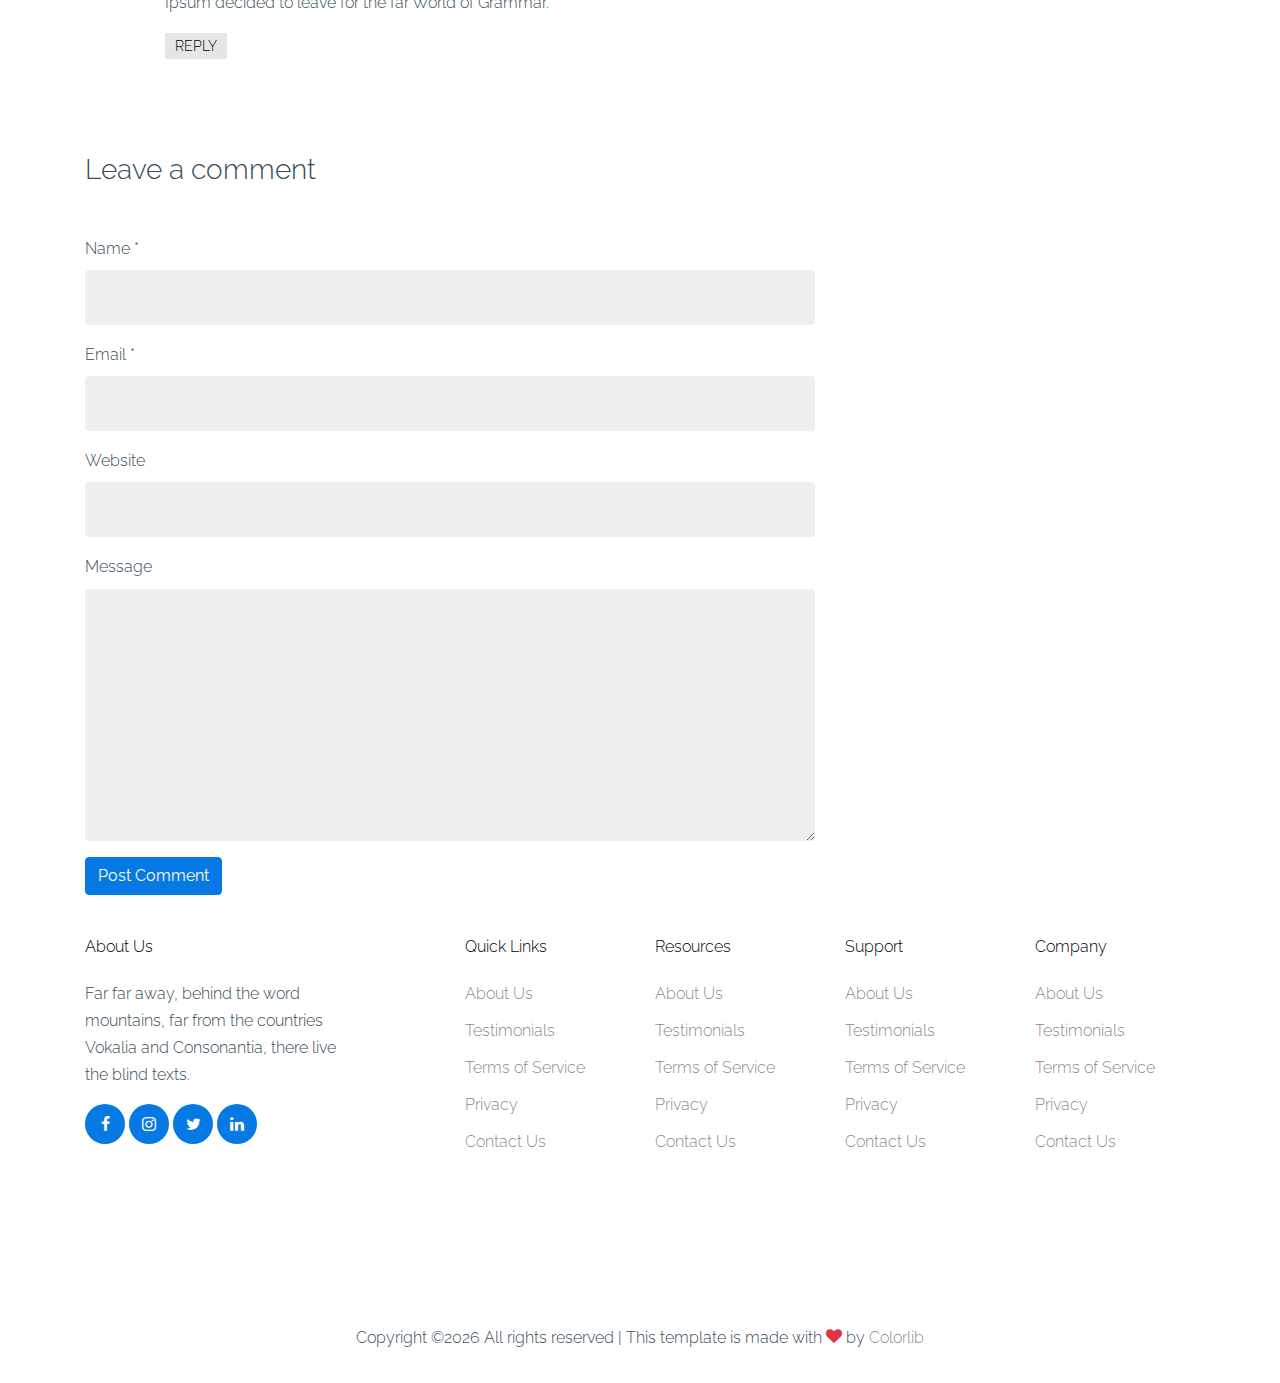
<file: single.html>
<!doctype html>
<html lang="en">

  <head>
    <title>Tutor &mdash; Free Website Template by Colorlib</title>
    <meta charset="utf-8">
    <meta name="viewport" content="width=device-width, initial-scale=1, shrink-to-fit=no">

    <link href="https://fonts.googleapis.com/css2?family=Raleway:wght@400;700&display=swap" rel="stylesheet">

    <link rel="stylesheet" href="fonts/icomoon/style.css">
    <link rel="stylesheet" href="fonts/brand/style.css">

    <link rel="stylesheet" href="css/bootstrap.min.css">
    <link rel="stylesheet" href="css/bootstrap-datepicker.css">
    <link rel="stylesheet" href="css/jquery.fancybox.min.css">
    <link rel="stylesheet" href="css/owl.carousel.min.css">
    <link rel="stylesheet" href="css/owl.theme.default.min.css">
    <link rel="stylesheet" href="css/aos.css">

    <!-- MAIN CSS -->
    <link rel="stylesheet" href="css/style.css">

  </head>

  <body>

    
    <div class="site-wrap" id="home-section">

      <div class="site-mobile-menu site-navbar-target">
        <div class="site-mobile-menu-header">
          <div class="site-mobile-menu-close mt-3">
            <span class="icon-close2 js-menu-toggle"></span>
          </div>
        </div>
        <div class="site-mobile-menu-body"></div>
      </div>

      <header class="site-navbar light site-navbar-target" role="banner">

        <div class="container">
          <div class="row align-items-center position-relative">

            <div class="col-3">
              <div class="site-logo">
                <a href="index.html"><strong>Tutor</strong></a>
              </div>
            </div>

            <div class="col-9  text-right">
              
              <span class="d-inline-block d-lg-none"><a href="#" class=" site-menu-toggle js-menu-toggle py-5 "><span class="icon-menu h3 text-black"></span></a></span>

              <nav class="site-navigation text-right ml-auto d-none d-lg-block" role="navigation">
                <ul class="site-menu main-menu js-clone-nav ml-auto ">
                  <li><a href="index.html" class="nav-link">Home</a></li>
                  <li><a href="tutorials.html" class="nav-link">Tutorials</a></li>
                  <li><a href="testimonials.html" class="nav-link">Testimonials</a></li>
                  <li class="active"><a href="blog.html" class="nav-link">Blog</a></li>
                  <li><a href="about.html" class="nav-link">About</a></li>
                  <li><a href="contact.html" class="nav-link">Contact</a></li>
                </ul>
              </nav>
            </div>

            
          </div>
        </div>

      </header>

      
      <div class="site-section-cover overlay" style="background-image: url('images/hero_bg.jpg');">
        
        <div class="container">
          <div class="row align-items-center justify-content-center">
            <div class="col-lg-10 text-center">
              <h1><strong>Single Blog Posts Title</strong></h1>
              <div class="pb-4 get"><strong class="text-white">Posted on May 22, 2020 &bullet; By Admin</strong></div>
              
            </div>
          </div>
        </div>
      </div>

      
      

      <div class="site-section">
      <div class="container">
        <div class="row">
          <div class="col-md-8 blog-content">
            <p class="lead">Far far away, behind the word mountains, far from the countries Vokalia and Consonantia, there live the blind texts. Separated they live in Bookmarksgrove right at the coast of the Semantics, a large language ocean.</p>
            <p>A small river named Duden flows by their place and supplies it with the necessary regelialia. It is a paradisematic country, in which roasted parts of sentences fly into your mouth.</p>

            <blockquote><p>Even the all-powerful Pointing has no control about the blind texts it is an almost unorthographic life One day however a small line of blind text by the name of Lorem Ipsum decided to leave for the far World of Grammar.</p></blockquote>

            <p>The Big Oxmox advised her not to do so, because there were thousands of bad Commas, wild Question Marks and devious Semikoli, but the Little Blind Text didn’t listen. She packed her seven versalia, put her initial into the belt and made herself on the way.</p>

            <p>When she reached the first hills of the Italic Mountains, she had a last view back on the skyline of her hometown Bookmarksgrove, the headline of Alphabet Village and the subline of her own road, the Line Lane. Pityful a rethoric question ran over her cheek, then she continued her way.</p>

            <p>A small river named Duden flows by their place and supplies it with the necessary regelialia. It is a paradisematic country, in which roasted parts of sentences fly into your mouth.</p>

            <blockquote><p>Even the all-powerful Pointing has no control about the blind texts it is an almost unorthographic life One day however a small line of blind text by the name of Lorem Ipsum decided to leave for the far World of Grammar.</p></blockquote>

            <p>The Big Oxmox advised her not to do so, because there were thousands of bad Commas, wild Question Marks and devious Semikoli, but the Little Blind Text didn’t listen. She packed her seven versalia, put her initial into the belt and made herself on the way.</p>
            
            <p>When she reached the first hills of the Italic Mountains, she had a last view back on the skyline of her hometown Bookmarksgrove, the headline of Alphabet Village and the subline of her own road, the Line Lane. Pityful a rethoric question ran over her cheek, then she continued her way.</p>


            <div class="pt-5">
              <p>Categories:  <a href="#">Design</a>, <a href="#">Events</a>  Tags: <a href="#">#html</a>, <a href="#">#trends</a></p>
            </div>


            <div class="pt-5">
              <h3 class="mb-5">6 Comments</h3>
              <ul class="comment-list">
                <li class="comment">
                  <div class="vcard bio">
                    <img src="images/person_2.jpg" alt="Free Website Template by Free-Template.co">
                  </div>
                  <div class="comment-body">
                    <h3>Jacob Smith</h3>
                    <div class="meta">January 9, 2018 at 2:21pm</div>
                    <p>When she reached the first hills of the Italic Mountains, she had a last view back on the skyline of her hometown Bookmarksgrove, the headline of Alphabet Village and the subline of her own road, the Line Lane. Pityful a rethoric question ran over her cheek, then she continued her way.</p>
                    <p><a href="#" class="reply">Reply</a></p>
                  </div>
                </li>

                <li class="comment">
                  <div class="vcard bio">
                    <img src="images/person_3.jpg" alt="Free Website Template by Free-Template.co">
                  </div>
                  <div class="comment-body">
                    <h3>Chris Meyer</h3>
                    <div class="meta">January 9, 2018 at 2:21pm</div>
                    <p>Lorem ipsum dolor sit amet, consectetur adipisicing elit. Pariatur quidem laborum necessitatibus, ipsam impedit vitae autem, eum officia, fugiat saepe enim sapiente iste iure! Quam voluptas earum impedit necessitatibus, nihil?</p>
                    <p><a href="#" class="reply">Reply</a></p>
                  </div>

                  <ul class="children">
                    <li class="comment">
                      <div class="vcard bio">
                        <img src="images/person_5.jpg" alt="Free Website Template by Free-Template.co">
                      </div>
                      <div class="comment-body">
                        <h3>Chintan Patel</h3>
                        <div class="meta">January 9, 2018 at 2:21pm</div>
                        <p>Far far away, behind the word mountains, far from the countries Vokalia and Consonantia, there live the blind texts. Separated they live in Bookmarksgrove right at the coast of the Semantics, a large language ocean.</p>
                        <p><a href="#" class="reply">Reply</a></p>
                      </div>


                      <ul class="children">
                        <li class="comment">
                          <div class="vcard bio">
                            <img src="images/person_1.jpg" alt="Free Website Template by Free-Template.co">
                          </div>
                          <div class="comment-body">
                            <h3>Jean Doe</h3>
                            <div class="meta">January 9, 2018 at 2:21pm</div>
                            <p>A small river named Duden flows by their place and supplies it with the necessary regelialia. It is a paradisematic country, in which roasted parts of sentences fly into your mouth.</p>
                            <p><a href="#" class="reply">Reply</a></p>
                          </div>

                            <ul class="children">
                              <li class="comment">
                                <div class="vcard bio">
                                  <img src="images/person_4.jpg" alt="Free Website Template by Free-Template.co">
                                </div>
                                <div class="comment-body">
                                  <h3>Ben Afflick</h3>
                                  <div class="meta">January 9, 2018 at 2:21pm</div>
                                  <p>Even the all-powerful Pointing has no control about the blind texts it is an almost unorthographic life One day however a small line of blind text by the name of Lorem Ipsum decided to leave for the far World of Grammar.</p>
                                  <p><a href="#" class="reply">Reply</a></p>
                                </div>
                              </li>
                            </ul>
                        </li>
                      </ul>
                    </li>
                  </ul>
                </li>

                <li class="comment">
                  <div class="vcard bio">
                    <img src="images/person_1.jpg" alt="Free Website Template by Free-Template.co">
                  </div>
                  <div class="comment-body">
                    <h3>Jean Doe</h3>
                    <div class="meta">January 9, 2018 at 2:21pm</div>
                    <p>Even the all-powerful Pointing has no control about the blind texts it is an almost unorthographic life One day however a small line of blind text by the name of Lorem Ipsum decided to leave for the far World of Grammar.</p>
                    <p><a href="#" class="reply">Reply</a></p>
                  </div>
                </li>
              </ul>
              <!-- END comment-list -->
              
              <div class="comment-form-wrap pt-5">
                <h3 class="mb-5">Leave a comment</h3>
                <form action="#" class="">
                  <div class="form-group">
                    <label for="name">Name *</label>
                    <input type="text" class="form-control" id="name">
                  </div>
                  <div class="form-group">
                    <label for="email">Email *</label>
                    <input type="email" class="form-control" id="email">
                  </div>
                  <div class="form-group">
                    <label for="website">Website</label>
                    <input type="url" class="form-control" id="website">
                  </div>

                  <div class="form-group">
                    <label for="message">Message</label>
                    <textarea name="" id="message" cols="30" rows="10" class="form-control"></textarea>
                  </div>
                  <div class="form-group">
                    <input type="submit" value="Post Comment" class="btn btn-primary btn-md text-white">
                  </div>

                </form>
              </div>
            </div>

          </div>
          <div class="col-md-4 sidebar">
            <div class="sidebar-box">
              <form action="#" class="search-form">
                <div class="form-group">
                  <span class="icon fa fa-search"></span>
                  <input type="text" class="form-control" placeholder="Type a keyword and hit enter">
                </div>
              </form>
            </div>
            <div class="sidebar-box">
              <div class="categories">
                <h3>Categories</h3>
                <li><a href="#">Creatives <span>(12)</span></a></li>
                <li><a href="#">News <span>(22)</span></a></li>
                <li><a href="#">Design <span>(37)</span></a></li>
                <li><a href="#">HTML <span>(42)</span></a></li>
                <li><a href="#">Web Development <span>(14)</span></a></li>
              </div>
            </div>
            <div class="sidebar-box">
              <img src="images/person_1.jpg" alt="Free Website Template by Free-Template.co" class="img-fluid mb-4 w-50 rounded-circle">
              <h3 class="text-black">About The Author</h3>
              <p>Even the all-powerful Pointing has no control about the blind texts it is an almost unorthographic life One day however a small line of blind text by the name of Lorem Ipsum decided to leave for the far World of Grammar.</p>
              <p><a href="#" class="btn btn-primary btn-md text-white">Read More</a></p>
            </div>

            <div class="sidebar-box">
              <h3 class="text-black">Paragraph</h3>
              <p>When she reached the first hills of the Italic Mountains, she had a last view back on the skyline of her hometown Bookmarksgrove, the headline of Alphabet Village and the subline of her own road, the Line Lane. Pityful a rethoric question ran over her cheek, then she continued her way.</p>
            </div>
          </div>
        </div>
      </div>
    </div>
      <footer class="site-footer">
        <div class="container">
          <div class="row">
            <div class="col-lg-3">
              <h2 class="footer-heading mb-4">About Us</h2>
              <p>Far far away, behind the word mountains, far from the countries Vokalia and Consonantia, there live the blind texts. </p>
              <ul class="list-unstyled social">
                <li><a href="#"><span class="icon-facebook"></span></a></li>
                <li><a href="#"><span class="icon-instagram"></span></a></li>
                <li><a href="#"><span class="icon-twitter"></span></a></li>
                <li><a href="#"><span class="icon-linkedin"></span></a></li>
              </ul>
            </div>
            <div class="col-lg-8 ml-auto">
              <div class="row">
                <div class="col-lg-3">
                  <h2 class="footer-heading mb-4">Quick Links</h2>
                  <ul class="list-unstyled">
                    <li><a href="#">About Us</a></li>
                    <li><a href="#">Testimonials</a></li>
                    <li><a href="#">Terms of Service</a></li>
                    <li><a href="#">Privacy</a></li>
                    <li><a href="#">Contact Us</a></li>
                  </ul>
                </div>
                <div class="col-lg-3">
                  <h2 class="footer-heading mb-4">Resources</h2>
                  <ul class="list-unstyled">
                    <li><a href="#">About Us</a></li>
                    <li><a href="#">Testimonials</a></li>
                    <li><a href="#">Terms of Service</a></li>
                    <li><a href="#">Privacy</a></li>
                    <li><a href="#">Contact Us</a></li>
                  </ul>
                </div>
                <div class="col-lg-3">
                  <h2 class="footer-heading mb-4">Support</h2>
                  <ul class="list-unstyled">
                    <li><a href="#">About Us</a></li>
                    <li><a href="#">Testimonials</a></li>
                    <li><a href="#">Terms of Service</a></li>
                    <li><a href="#">Privacy</a></li>
                    <li><a href="#">Contact Us</a></li>
                  </ul>
                </div>
                <div class="col-lg-3">
                  <h2 class="footer-heading mb-4">Company</h2>
                  <ul class="list-unstyled">
                    <li><a href="#">About Us</a></li>
                    <li><a href="#">Testimonials</a></li>
                    <li><a href="#">Terms of Service</a></li>
                    <li><a href="#">Privacy</a></li>
                    <li><a href="#">Contact Us</a></li>
                  </ul>
                </div>
              </div>
            </div>
          </div>
          <div class="row pt-5 mt-5 text-center">
            <div class="col-md-12">
              <div class="border-top pt-5">
                <p>
              <!-- Link back to Colorlib can't be removed. Template is licensed under CC BY 3.0. -->
              Copyright &copy;<script>document.write(new Date().getFullYear());</script> All rights reserved | This template is made with <i class="icon-heart text-danger" aria-hidden="true"></i> by <a href="https://colorlib.com" target="_blank" >Colorlib</a>
              <!-- Link back to Colorlib can't be removed. Template is licensed under CC BY 3.0. -->
              </p>
              </div>
            </div>

          </div>
        </div>
      </footer>

    </div>

    <script src="js/jquery-3.3.1.min.js"></script>
    <script src="js/popper.min.js"></script>
    <script src="js/bootstrap.min.js"></script>
    <script src="js/owl.carousel.min.js"></script>
    <script src="js/jquery.sticky.js"></script>
    <script src="js/jquery.waypoints.min.js"></script>
    <script src="js/jquery.animateNumber.min.js"></script>
    <script src="js/jquery.fancybox.min.js"></script>
    <script src="js/jquery.easing.1.3.js"></script>
    <script src="js/bootstrap-datepicker.min.js"></script>
    <script src="js/aos.js"></script>

    <script src="js/main.js"></script>

  </body>

</html>
</file>
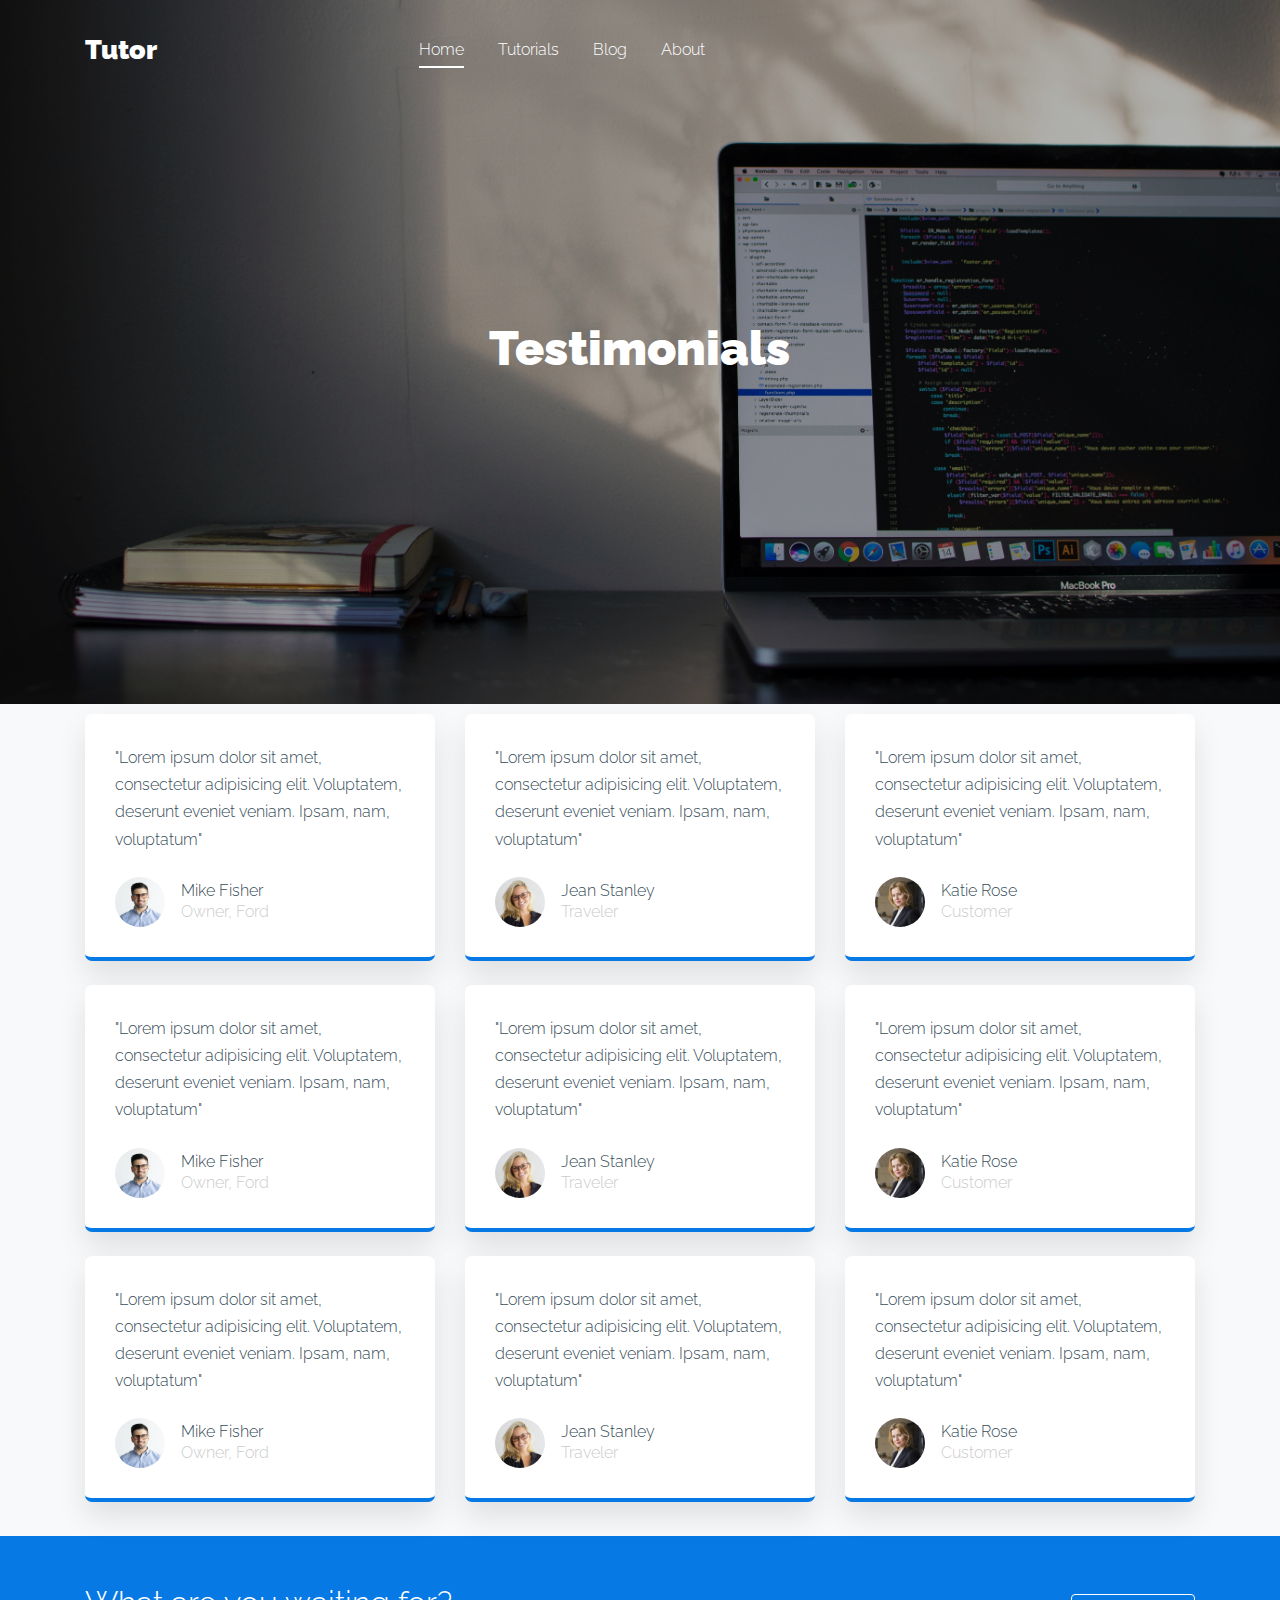
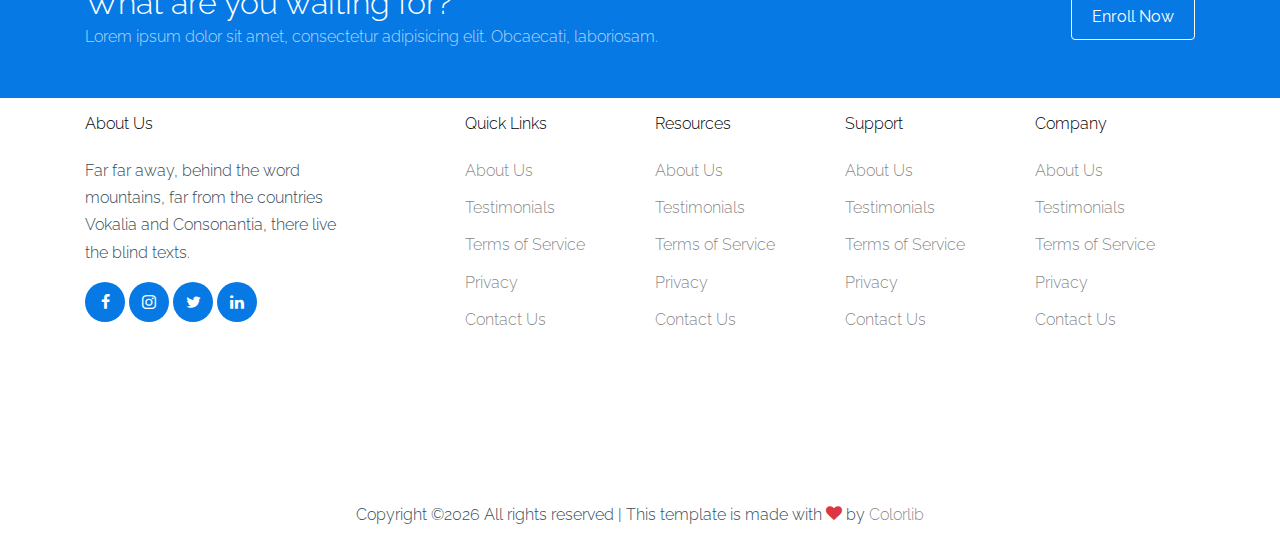
<file: testimonials.html>
<!doctype html>
<html lang="en">

  <head>
    <title>Tutor &mdash; Free Website Template by Colorlib</title>
    <meta charset="utf-8">
    <meta name="viewport" content="width=device-width, initial-scale=1, shrink-to-fit=no">

    <link href="https://fonts.googleapis.com/css2?family=Raleway:wght@400;700&display=swap" rel="stylesheet">

    <link rel="stylesheet" href="fonts/icomoon/style.css">
    <link rel="stylesheet" href="fonts/brand/style.css">

    <link rel="stylesheet" href="css/bootstrap.min.css">
    <link rel="stylesheet" href="css/bootstrap-datepicker.css">
    <link rel="stylesheet" href="css/jquery.fancybox.min.css">
    <link rel="stylesheet" href="css/owl.carousel.min.css">
    <link rel="stylesheet" href="css/owl.theme.default.min.css">
    <link rel="stylesheet" href="css/aos.css">

    <!-- MAIN CSS -->
    <link rel="stylesheet" href="css/style.css">

  </head>

  <body>

    
    <div class="site-wrap" id="home-section">

      <div class="site-mobile-menu site-navbar-target">
        <div class="site-mobile-menu-header">
          <div class="site-mobile-menu-close mt-3">
            <span class="icon-close2 js-menu-toggle"></span>
          </div>
        </div>
        <div class="site-mobile-menu-body"></div>
      </div>

      <header class="site-navbar light site-navbar-target" role="banner">

        <div class="container">
          <div class="row align-items-center position-relative">

            <div class="col-3">
              <div class="site-logo">
                <a href="index.html"><strong>Tutor</strong></a>
              </div>
            </div>

            <div class="col-4  text-right">
              
              <span class="d-inline-block d-lg-none"><a href="#" class=" site-menu-toggle js-menu-toggle py-5 "><span class="icon-menu h3 text-black"></span></a></span>

              <nav class="site-navigation text-right ml-auto d-none d-lg-block" role="navigation">
                <ul class="site-menu main-menu js-clone-nav ml-auto ">
                  <li class="active"><a href="index.html" class="nav-link">Home</a></li>
                  <li><a href="tutorials.html" class="nav-link">Tutorials</a></li>
                  <!-- <li><a href="testimonials.html" class="nav-link">Testimonials</a></li> -->
                  <li><a href="blog.html" class="nav-link">Blog</a></li>
                  <li><a href="about.html" class="nav-link">About</a></li>
                  <!-- <li><a href="contact.html" class="nav-link">Contact</a></li> -->
                </ul>
              </nav>
            </div>

            
          </div>
        </div>

      </header>

      
      <div class="site-section-cover overlay" style="background-image: url('images/hero_bg.jpg');">
        
        <div class="container">
          <div class="row align-items-center justify-content-center">
            <div class="col-lg-10 text-center">
              <h1><strong>Testimonials</strong></h1>
            </div>
          </div>
        </div>
      </div>

      
      

      <div class="site-section bg-light">
      <div class="container">
        
        <div class="row">
          <div class="col-lg-4 mb-4">
            <div class="testimonial-2">
              <blockquote class="mb-4">
                <p>"Lorem ipsum dolor sit amet, consectetur adipisicing elit. Voluptatem, deserunt eveniet veniam. Ipsam, nam, voluptatum"</p>
              </blockquote>
              <div class="d-flex v-card align-items-center">
                <img src="images/person_1.jpg" alt="Image" class="img-fluid mr-3">
                <div class="author-name">
                  <span class="d-block">Mike Fisher</span>
                  <span>Owner, Ford</span>
                </div>
              </div>
            </div>
          </div>
          <div class="col-lg-4 mb-4">
            <div class="testimonial-2">
              <blockquote class="mb-4">
                <p>"Lorem ipsum dolor sit amet, consectetur adipisicing elit. Voluptatem, deserunt eveniet veniam. Ipsam, nam, voluptatum"</p>
              </blockquote>
              <div class="d-flex v-card align-items-center">
                <img src="images/person_2.jpg" alt="Image" class="img-fluid mr-3">
                <div class="author-name">
                  <span class="d-block">Jean Stanley</span>
                  <span>Traveler</span>
                </div>
              </div>
            </div>
          </div>
          <div class="col-lg-4 mb-4">
            <div class="testimonial-2">
              <blockquote class="mb-4">
                <p>"Lorem ipsum dolor sit amet, consectetur adipisicing elit. Voluptatem, deserunt eveniet veniam. Ipsam, nam, voluptatum"</p>
              </blockquote>
              <div class="d-flex v-card align-items-center">
                <img src="images/person_3.jpg" alt="Image" class="img-fluid mr-3">
                <div class="author-name">
                  <span class="d-block">Katie Rose</span>
                  <span >Customer</span>
                </div>
              </div>
            </div>
          </div>

          <div class="col-lg-4 mb-4">
            <div class="testimonial-2">
              <blockquote class="mb-4">
                <p>"Lorem ipsum dolor sit amet, consectetur adipisicing elit. Voluptatem, deserunt eveniet veniam. Ipsam, nam, voluptatum"</p>
              </blockquote>
              <div class="d-flex v-card align-items-center">
                <img src="images/person_1.jpg" alt="Image" class="img-fluid mr-3">
                <div class="author-name">
                  <span class="d-block">Mike Fisher</span>
                  <span>Owner, Ford</span>
                </div>
              </div>
            </div>
          </div>
          <div class="col-lg-4 mb-4">
            <div class="testimonial-2">
              <blockquote class="mb-4">
                <p>"Lorem ipsum dolor sit amet, consectetur adipisicing elit. Voluptatem, deserunt eveniet veniam. Ipsam, nam, voluptatum"</p>
              </blockquote>
              <div class="d-flex v-card align-items-center">
                <img src="images/person_2.jpg" alt="Image" class="img-fluid mr-3">
                <div class="author-name">
                  <span class="d-block">Jean Stanley</span>
                  <span>Traveler</span>
                </div>
              </div>
            </div>
          </div>
          <div class="col-lg-4 mb-4">
            <div class="testimonial-2">
              <blockquote class="mb-4">
                <p>"Lorem ipsum dolor sit amet, consectetur adipisicing elit. Voluptatem, deserunt eveniet veniam. Ipsam, nam, voluptatum"</p>
              </blockquote>
              <div class="d-flex v-card align-items-center">
                <img src="images/person_3.jpg" alt="Image" class="img-fluid mr-3">
                <div class="author-name">
                  <span class="d-block">Katie Rose</span>
                  <span >Customer</span>
                </div>
              </div>
            </div>
          </div>

          <div class="col-lg-4 mb-4">
            <div class="testimonial-2">
              <blockquote class="mb-4">
                <p>"Lorem ipsum dolor sit amet, consectetur adipisicing elit. Voluptatem, deserunt eveniet veniam. Ipsam, nam, voluptatum"</p>
              </blockquote>
              <div class="d-flex v-card align-items-center">
                <img src="images/person_1.jpg" alt="Image" class="img-fluid mr-3">
                <div class="author-name">
                  <span class="d-block">Mike Fisher</span>
                  <span>Owner, Ford</span>
                </div>
              </div>
            </div>
          </div>
          <div class="col-lg-4 mb-4">
            <div class="testimonial-2">
              <blockquote class="mb-4">
                <p>"Lorem ipsum dolor sit amet, consectetur adipisicing elit. Voluptatem, deserunt eveniet veniam. Ipsam, nam, voluptatum"</p>
              </blockquote>
              <div class="d-flex v-card align-items-center">
                <img src="images/person_2.jpg" alt="Image" class="img-fluid mr-3">
                <div class="author-name">
                  <span class="d-block">Jean Stanley</span>
                  <span>Traveler</span>
                </div>
              </div>
            </div>
          </div>
          <div class="col-lg-4 mb-4">
            <div class="testimonial-2">
              <blockquote class="mb-4">
                <p>"Lorem ipsum dolor sit amet, consectetur adipisicing elit. Voluptatem, deserunt eveniet veniam. Ipsam, nam, voluptatum"</p>
              </blockquote>
              <div class="d-flex v-card align-items-center">
                <img src="images/person_3.jpg" alt="Image" class="img-fluid mr-3">
                <div class="author-name">
                  <span class="d-block">Katie Rose</span>
                  <span >Customer</span>
                </div>
              </div>
            </div>
          </div>
        </div>
      </div>
    </div>

    <div class="site-section bg-primary py-5 cta">
      <div class="container">
        <div class="row align-items-center">
          <div class="col-lg-7 mb-4 mb-md-0">
            <h2 class="mb-0 text-white">What are you waiting for?</h2>
            <p class="mb-0 opa-7">Lorem ipsum dolor sit amet, consectetur adipisicing elit. Obcaecati, laboriosam.</p>
          </div>
          <div class="col-lg-5 text-md-right">
            <a href="#" class="btn btn-primary btn-white">Enroll Now</a>
          </div>
        </div>
      </div>
    </div>
      <footer class="site-footer">
        <div class="container">
          <div class="row">
            <div class="col-lg-3">
              <h2 class="footer-heading mb-4">About Us</h2>
              <p>Far far away, behind the word mountains, far from the countries Vokalia and Consonantia, there live the blind texts. </p>
              <ul class="list-unstyled social">
                <li><a href="#"><span class="icon-facebook"></span></a></li>
                <li><a href="#"><span class="icon-instagram"></span></a></li>
                <li><a href="#"><span class="icon-twitter"></span></a></li>
                <li><a href="#"><span class="icon-linkedin"></span></a></li>
              </ul>
            </div>
            <div class="col-lg-8 ml-auto">
              <div class="row">
                <div class="col-lg-3">
                  <h2 class="footer-heading mb-4">Quick Links</h2>
                  <ul class="list-unstyled">
                    <li><a href="#">About Us</a></li>
                    <li><a href="#">Testimonials</a></li>
                    <li><a href="#">Terms of Service</a></li>
                    <li><a href="#">Privacy</a></li>
                    <li><a href="#">Contact Us</a></li>
                  </ul>
                </div>
                <div class="col-lg-3">
                  <h2 class="footer-heading mb-4">Resources</h2>
                  <ul class="list-unstyled">
                    <li><a href="#">About Us</a></li>
                    <li><a href="#">Testimonials</a></li>
                    <li><a href="#">Terms of Service</a></li>
                    <li><a href="#">Privacy</a></li>
                    <li><a href="#">Contact Us</a></li>
                  </ul>
                </div>
                <div class="col-lg-3">
                  <h2 class="footer-heading mb-4">Support</h2>
                  <ul class="list-unstyled">
                    <li><a href="#">About Us</a></li>
                    <li><a href="#">Testimonials</a></li>
                    <li><a href="#">Terms of Service</a></li>
                    <li><a href="#">Privacy</a></li>
                    <li><a href="#">Contact Us</a></li>
                  </ul>
                </div>
                <div class="col-lg-3">
                  <h2 class="footer-heading mb-4">Company</h2>
                  <ul class="list-unstyled">
                    <li><a href="#">About Us</a></li>
                    <li><a href="#">Testimonials</a></li>
                    <li><a href="#">Terms of Service</a></li>
                    <li><a href="#">Privacy</a></li>
                    <li><a href="#">Contact Us</a></li>
                  </ul>
                </div>
              </div>
            </div>
          </div>
          <div class="row pt-5 mt-5 text-center">
            <div class="col-md-12">
              <div class="border-top pt-5">
                <p>
              <!-- Link back to Colorlib can't be removed. Template is licensed under CC BY 3.0. -->
              Copyright &copy;<script>document.write(new Date().getFullYear());</script> All rights reserved | This template is made with <i class="icon-heart text-danger" aria-hidden="true"></i> by <a href="https://colorlib.com" target="_blank" >Colorlib</a>
              <!-- Link back to Colorlib can't be removed. Template is licensed under CC BY 3.0. -->
              </p>
              </div>
            </div>

          </div>
        </div>
      </footer>

    </div>

    <script src="js/jquery-3.3.1.min.js"></script>
    <script src="js/popper.min.js"></script>
    <script src="js/bootstrap.min.js"></script>
    <script src="js/owl.carousel.min.js"></script>
    <script src="js/jquery.sticky.js"></script>
    <script src="js/jquery.waypoints.min.js"></script>
    <script src="js/jquery.animateNumber.min.js"></script>
    <script src="js/jquery.fancybox.min.js"></script>
    <script src="js/jquery.easing.1.3.js"></script>
    <script src="js/bootstrap-datepicker.min.js"></script>
    <script src="js/aos.js"></script>

    <script src="js/main.js"></script>

  </body>

</html>
</file>
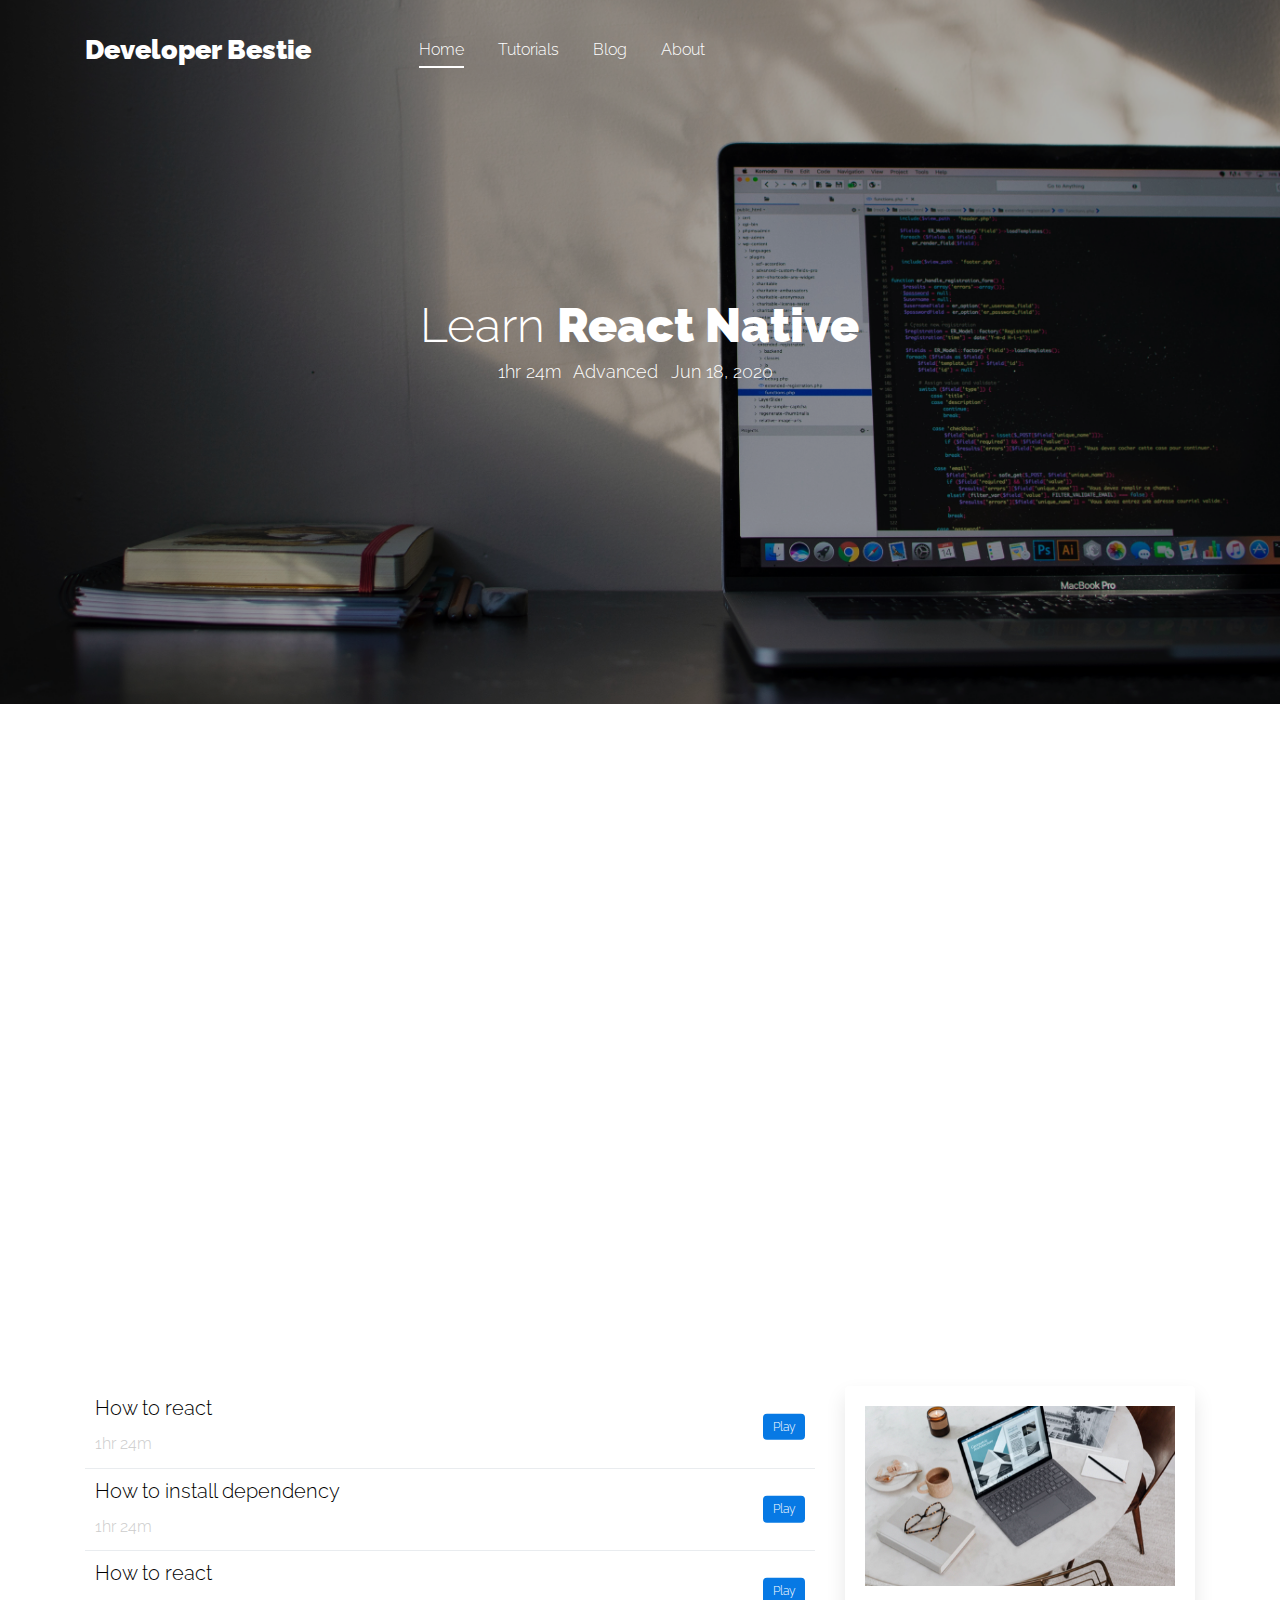
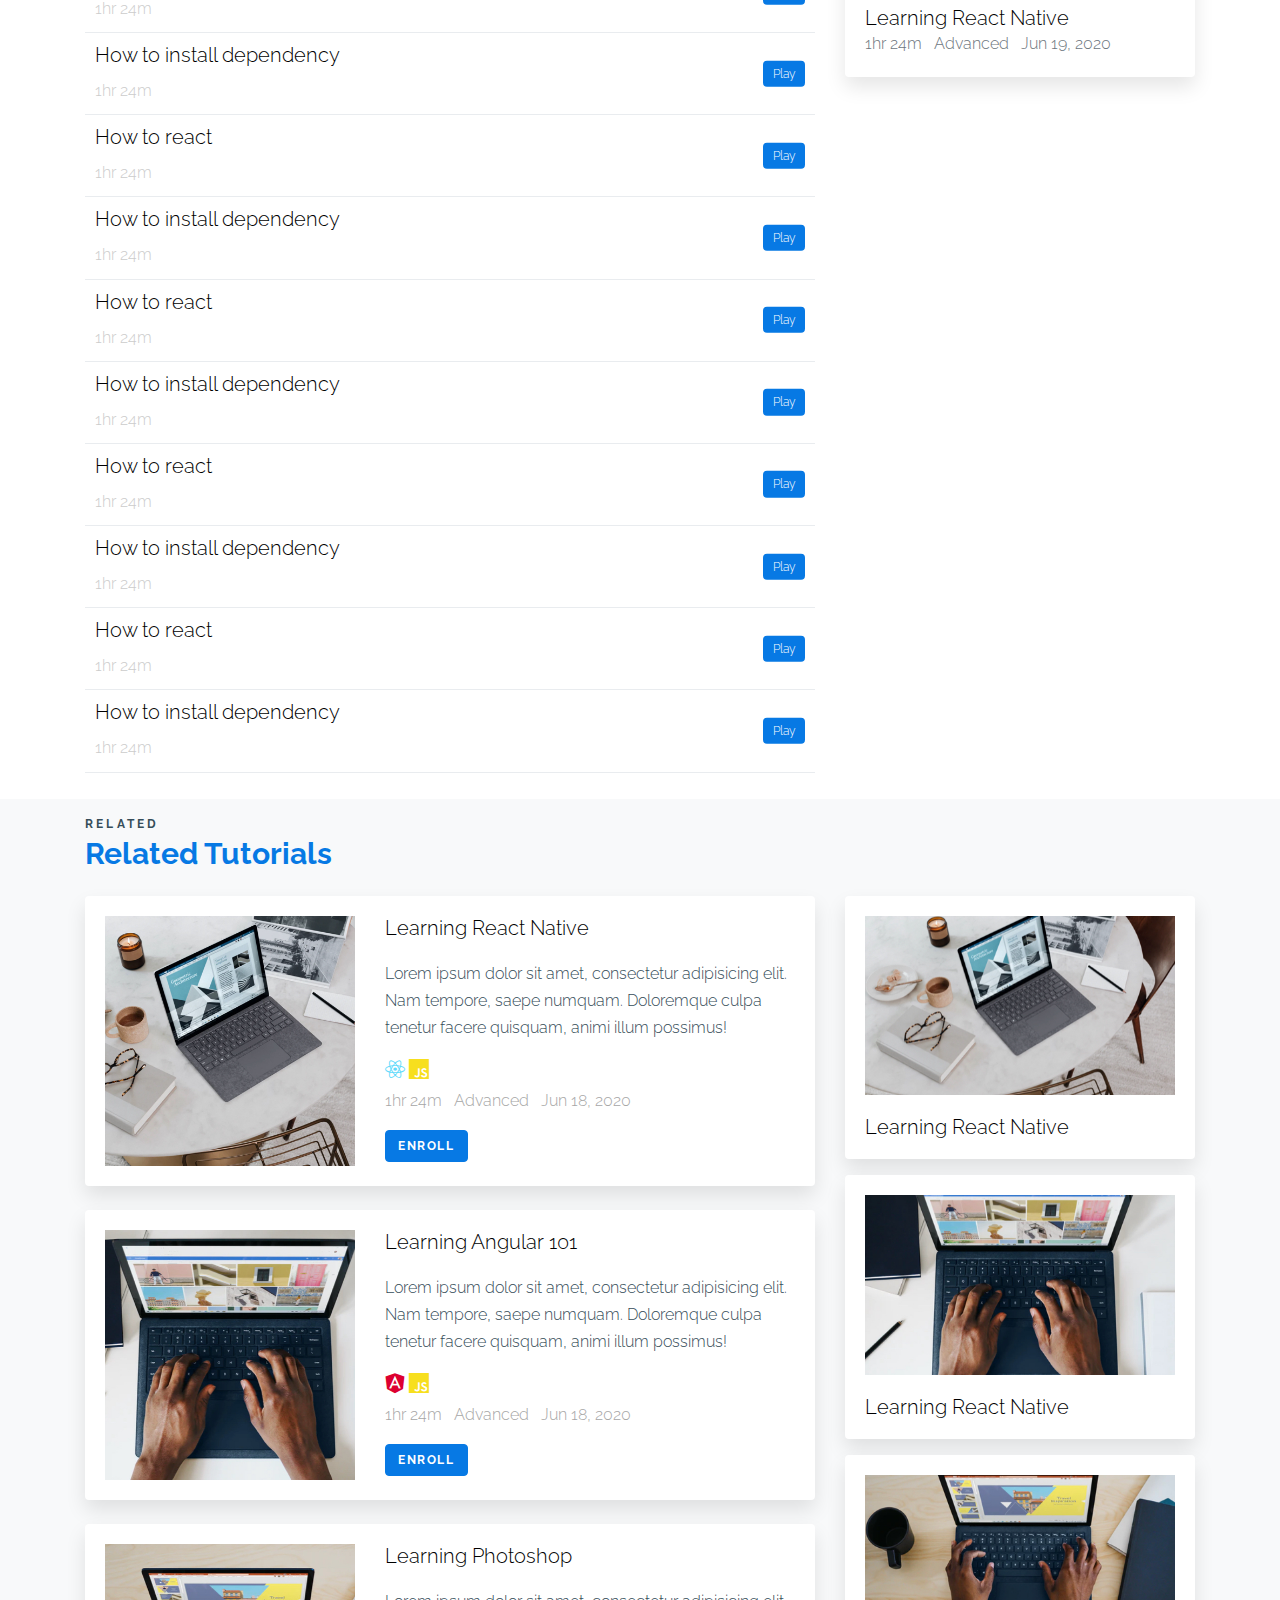
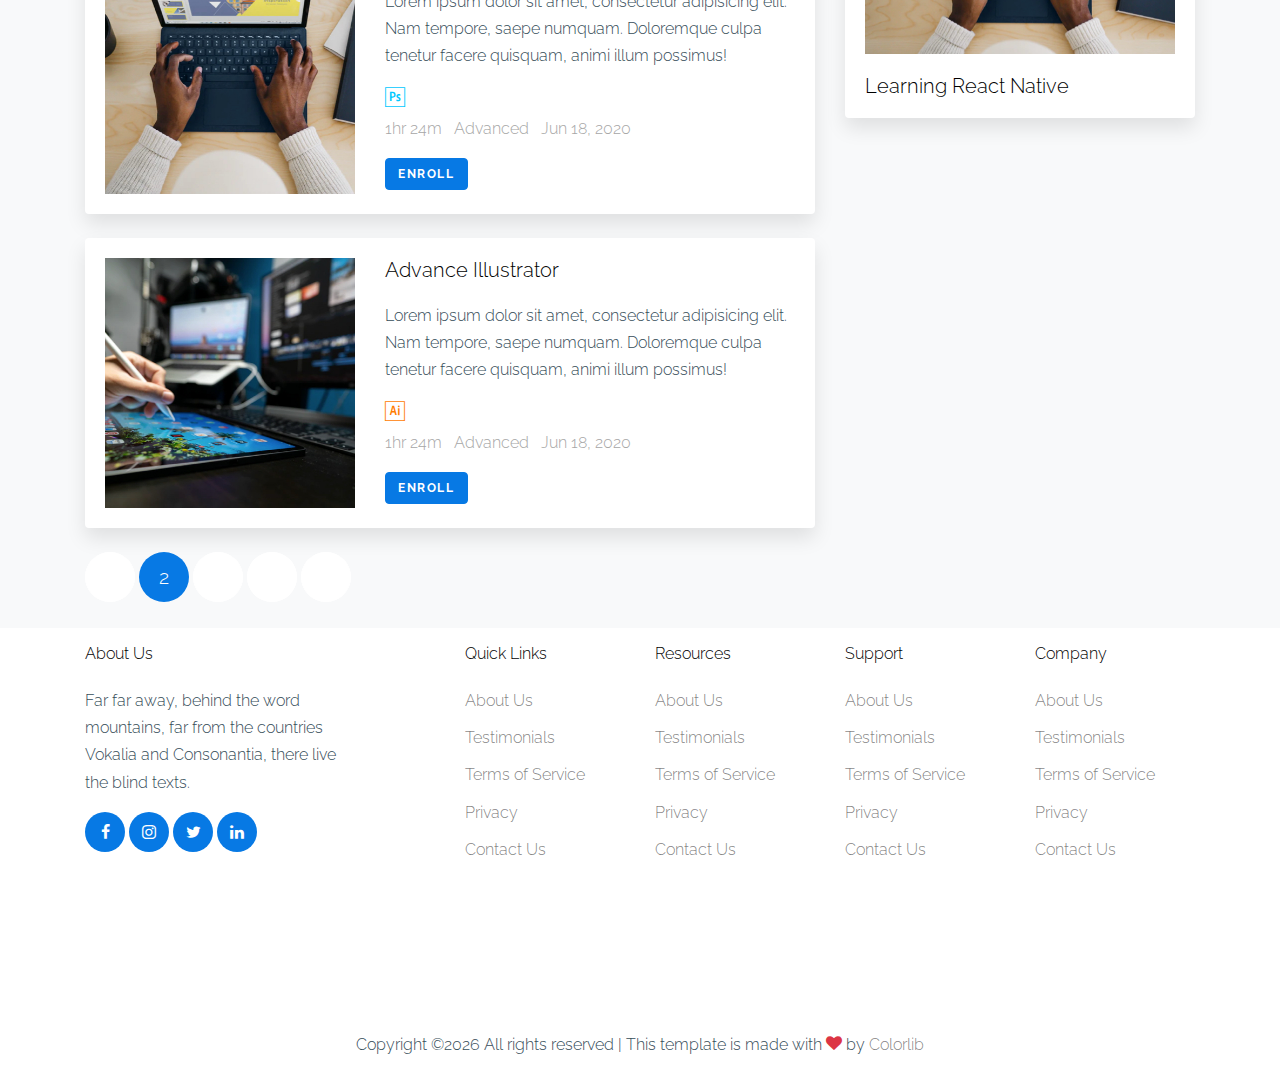
<file: tutorial-single.html>
<!doctype html>
<html lang="en">

  <head>
    <title>Developer Bestie , Developer's Best Friend</title>
    <meta charset="utf-8">
    <meta name="viewport" content="width=device-width, initial-scale=1, shrink-to-fit=no">

    <link href="https://fonts.googleapis.com/css2?family=Raleway:wght@400;700&display=swap" rel="stylesheet">

    <link rel="stylesheet" href="fonts/icomoon/style.css">
    <link rel="stylesheet" href="fonts/brand/style.css">

    <link rel="stylesheet" href="css/bootstrap.min.css">
    <link rel="stylesheet" href="css/bootstrap-datepicker.css">
    <link rel="stylesheet" href="css/jquery.fancybox.min.css">
    <link rel="stylesheet" href="css/owl.carousel.min.css">
    <link rel="stylesheet" href="css/owl.theme.default.min.css">
    <link rel="stylesheet" href="css/aos.css">

    <!-- MAIN CSS -->
    <link rel="stylesheet" href="css/style.css">

  </head>

  <body>

    
    <div class="site-wrap" id="home-section">

      <div class="site-mobile-menu site-navbar-target">
        <div class="site-mobile-menu-header">
          <div class="site-mobile-menu-close mt-3">
            <span class="icon-close2 js-menu-toggle"></span>
          </div>
        </div>
        <div class="site-mobile-menu-body"></div>
      </div>

      <header class="site-navbar light site-navbar-target" role="banner">

        <div class="container">
          <div class="row align-items-center position-relative">

            <div class="col-3">
              <div class="site-logo">
                <a href="index.html"><strong>Developer Bestie</strong></a>
              </div>
            </div>

            <div class="col-4  text-right">
              
              <span class="d-inline-block d-lg-none"><a href="#" class=" site-menu-toggle js-menu-toggle py-5 "><span class="icon-menu h3 text-black"></span></a></span>

              <nav class="site-navigation text-right ml-auto d-none d-lg-block" role="navigation">
                <ul class="site-menu main-menu js-clone-nav ml-auto ">
                  <li class="active"><a href="index.html" class="nav-link">Home</a></li>
                  <li><a href="tutorials.html" class="nav-link">Tutorials</a></li>
                  <!-- <li><a href="testimonials.html" class="nav-link">Testimonials</a></li> -->
                  <li><a href="blog.html" class="nav-link">Blog</a></li>
                  <li><a href="about.html" class="nav-link">About</a></li>
                  <!-- <li><a href="contact.html" class="nav-link">Contact</a></li> -->
                </ul>
              </nav>
            </div>

            
          </div>
        </div>

      </header>

      
      <div class="site-section-cover overlay" style="background-image: url('images/hero_bg.jpg');">
        
        <div class="container">
          <div class="row align-items-center justify-content-center">
            <div class="col-lg-10 text-center">
              <h1>Learn <strong>React Native</strong></h1>
              <p>
                <span class="mr-2 mb-2">1hr 24m</span> 
                <span class="mr-2 mb-2">Advanced</span>
                <span class="mr-2 mb-2">Jun 18, 2020</span>
              </p>
            </div>
          </div>
        </div>
      </div>

      
      

      
      
      <div class="site-section">
        <div class="container">
          <div class="row mb-5">
            <div class="col-lg-12">
              <div class="videoWrapper">
  <!-- Copy & Pasted from YouTube -->
  <iframe width="560" height="349" src="http://www.youtube.com/embed/n_dZNLr2cME?rel=0&hd=1" frameborder="0" allowfullscreen></iframe>
</div>
            </div>
          </div>
          

          <div class="row">
            <div class="col-md-8">
              <ul class="list-unstyled tutorial-section-list">
                <li>
                  
                  <h3><a href="#">How to react</a></h3>
                  <p>
                    <span class="mr-2 mb-2">1hr 24m</span> 
                  </p>
                  <a href="#" class="play">Play</a>
                </li>

                <li>

                  <h3><a href="#">How to install dependency</a></h3>
                  <p>
                    <span class="mr-2 mb-2">1hr 24m</span> 
                  </p>
                  <a href="#" class="play">Play</a>
                </li>

                <li>
                  
                  <h3><a href="#">How to react</a></h3>
                  <p>
                    <span class="mr-2 mb-2">1hr 24m</span> 
                  </p>
                  <a href="#" class="play">Play</a>
                </li>

                <li>

                  <h3><a href="#">How to install dependency</a></h3>
                  <p>
                    <span class="mr-2 mb-2">1hr 24m</span> 
                  </p>
                  <a href="#" class="play">Play</a>
                </li>

                <li>
                  
                  <h3><a href="#">How to react</a></h3>
                  <p>
                    <span class="mr-2 mb-2">1hr 24m</span> 
                  </p>
                  <a href="#" class="play">Play</a>
                </li>

                <li>

                  <h3><a href="#">How to install dependency</a></h3>
                  <p>
                    <span class="mr-2 mb-2">1hr 24m</span> 
                  </p>
                  <a href="#" class="play">Play</a>
                </li>

                <li>
                  
                  <h3><a href="#">How to react</a></h3>
                  <p>
                    <span class="mr-2 mb-2">1hr 24m</span> 
                  </p>
                  <a href="#" class="play">Play</a>
                </li>

                <li>

                  <h3><a href="#">How to install dependency</a></h3>
                  <p>
                    <span class="mr-2 mb-2">1hr 24m</span> 
                  </p>
                  <a href="#" class="play">Play</a>
                </li>

                <li>
                  
                  <h3><a href="#">How to react</a></h3>
                  <p>
                    <span class="mr-2 mb-2">1hr 24m</span> 
                  </p>
                  <a href="#" class="play">Play</a>
                </li>

                <li>

                  <h3><a href="#">How to install dependency</a></h3>
                  <p>
                    <span class="mr-2 mb-2">1hr 24m</span> 
                  </p>
                  <a href="#" class="play">Play</a>
                </li>

                <li>
                  
                  <h3><a href="#">How to react</a></h3>
                  <p>
                    <span class="mr-2 mb-2">1hr 24m</span> 
                  </p>
                  <a href="#" class="play">Play</a>
                </li>

                <li>

                  <h3><a href="#">How to install dependency</a></h3>
                  <p>
                    <span class="mr-2 mb-2">1hr 24m</span> 
                  </p>
                  <a href="#" class="play">Play</a>
                </li>
              </ul>
            </div>
            <div class="col-md-4">
              <div class="box-side mb-3">
                <a href="#"><img src="images/img_1_horizontal.jpg" alt="Image" class="img-fluid"></a>
                <h3><a href="#">Learning React Native</a></h3>
                <p class="mb-0 text-muted">
                  <span class="mr-2 mb-2">1hr 24m</span> 
                  <span class="mr-2 mb-2">Advanced</span> 
                  <span class="mr-2 mb-2">Jun 19, 2020</span> 
                </p>
              </div>  
              
            </div>
          </div>
        </div>
      </div>
              
  
      <div class="site-section bg-light">
        <div class="container">
          
          <div class="row">
            <div class="col-12">
              <div class="heading mb-4">
                <span class="caption">Related</span>
                <h2>Related Tutorials</h2>
              </div>
            </div>
            <div class="col-lg-8">
              


              <div class="d-flex tutorial-item mb-4">
                <div class="img-wrap">
                  <a href="#"><img src="images/img_1.jpg" alt="Image" class="img-fluid"></a>
                </div>
                <div>
                  <h3><a href="#">Learning React Native</a></h3>
                  <p>Lorem ipsum dolor sit amet, consectetur adipisicing elit. Nam tempore, saepe numquam. Doloremque culpa tenetur facere quisquam, animi illum possimus!</p>
                  
                  <p class="mb-0">
                    <span class="brand-react h5"></span>
                    <span class="brand-javascript h5"></span>
                  </p>
                  <p class="meta">
                    <span class="mr-2 mb-2">1hr 24m</span>
                    <span class="mr-2 mb-2">Advanced</span>
                    <span class="mr-2 mb-2">Jun 18, 2020</span>
                  </p>
                  
                  <p><a href="#" class="btn btn-primary custom-btn">Enroll</a></p>
                </div>
              </div>

              <div class="d-flex tutorial-item mb-4">
                <div class="img-wrap">
                  <a href="#"><img src="images/img_2.jpg" alt="Image" class="img-fluid"></a>
                </div>
                <div>
                  <h3><a href="#">Learning Angular 101</a></h3>
                  <p>Lorem ipsum dolor sit amet, consectetur adipisicing elit. Nam tempore, saepe numquam. Doloremque culpa tenetur facere quisquam, animi illum possimus!</p>

                  <p class="mb-0">
                    <span class="brand-angular h5"></span>
                    <span class="brand-javascript h5"></span>
                  </p>
                  <p class="meta">
                    <span class="mr-2 mb-2">1hr 24m</span>
                    <span class="mr-2 mb-2">Advanced</span>
                    <span class="mr-2 mb-2">Jun 18, 2020</span>
                  </p>
                  
                  <p><a href="#" class="btn btn-primary custom-btn">Enroll</a></p>
                </div>
              </div>

              <div class="d-flex tutorial-item mb-4">
                <div class="img-wrap">
                  <a href="#"><img src="images/img_3.jpg" alt="Image" class="img-fluid"></a>
                </div>
                <div>
                  <h3><a href="#">Learning Photoshop</a></h3>
                  <p>Lorem ipsum dolor sit amet, consectetur adipisicing elit. Nam tempore, saepe numquam. Doloremque culpa tenetur facere quisquam, animi illum possimus!</p>
                  <p class="mb-0">
                    <span class="brand-adobephotoshop h5"></span>
                  </p>
                  <p class="meta">
                    <span class="mr-2 mb-2">1hr 24m</span>
                    <span class="mr-2 mb-2">Advanced</span>
                    <span class="mr-2 mb-2">Jun 18, 2020</span>
                  </p>
                  <p><a href="#" class="btn btn-primary custom-btn">Enroll</a></p>
                </div>
              </div>

              <div class="d-flex tutorial-item mb-4">
                <div class="img-wrap">
                  <a href="#"><img src="images/img_4.jpg" alt="Image" class="img-fluid"></a>
                </div>
                <div>
                  <h3><a href="#">Advance Illustrator</a></h3>
                  <p>Lorem ipsum dolor sit amet, consectetur adipisicing elit. Nam tempore, saepe numquam. Doloremque culpa tenetur facere quisquam, animi illum possimus!</p>
                  <p class="mb-0">
                    <span class="brand-adobeillustrator h5"></span>
                  </p>
                  <p class="meta">
                    <span class="mr-2 mb-2">1hr 24m</span>
                    <span class="mr-2 mb-2">Advanced</span>
                    <span class="mr-2 mb-2">Jun 18, 2020</span>
                  </p>
                  <p><a href="#" class="btn btn-primary custom-btn">Enroll</a></p>
                </div>
              </div>


              <div class="custom-pagination">
                <ul class="list-unstyled">
                  <li><a href="#"><span>1</span></a></li>
                  <li><span>2</span></li>
                  <li><a href="#"><span>3</span></a></li>
                  <li><a href="#"><span>4</span></a></li>
                  <li><a href="#"><span>5</span></a></li>
                </ul>
              </div>
            </div>


            <div class="col-lg-4">
              <div class="box-side mb-3">
                <a href="#"><img src="images/img_1_horizontal.jpg" alt="Image" class="img-fluid"></a>
                <h3><a href="#">Learning React Native</a></h3>
              </div>  
              <div class="box-side mb-3">
                <a href="#"><img src="images/img_2_horizontal.jpg" alt="Image" class="img-fluid"></a>
                <h3><a href="#">Learning React Native</a></h3>
              </div>  
              <div class="box-side">
                <a href="#"><img src="images/img_3_horizontal.jpg" alt="Image" class="img-fluid"></a>
                <h3><a href="#">Learning React Native</a></h3>
              </div>  
            </div>
          </div>
        </div>
      </div>
      
      
      
      
      <footer class="site-footer">
        <div class="container">
          <div class="row">
            <div class="col-lg-3">
              <h2 class="footer-heading mb-4">About Us</h2>
              <p>Far far away, behind the word mountains, far from the countries Vokalia and Consonantia, there live the blind texts. </p>
              <ul class="list-unstyled social">
                <li><a href="#"><span class="icon-facebook"></span></a></li>
                <li><a href="#"><span class="icon-instagram"></span></a></li>
                <li><a href="#"><span class="icon-twitter"></span></a></li>
                <li><a href="#"><span class="icon-linkedin"></span></a></li>
              </ul>
            </div>
            <div class="col-lg-8 ml-auto">
              <div class="row">
                <div class="col-lg-3">
                  <h2 class="footer-heading mb-4">Quick Links</h2>
                  <ul class="list-unstyled">
                    <li><a href="#">About Us</a></li>
                    <li><a href="#">Testimonials</a></li>
                    <li><a href="#">Terms of Service</a></li>
                    <li><a href="#">Privacy</a></li>
                    <li><a href="#">Contact Us</a></li>
                  </ul>
                </div>
                <div class="col-lg-3">
                  <h2 class="footer-heading mb-4">Resources</h2>
                  <ul class="list-unstyled">
                    <li><a href="#">About Us</a></li>
                    <li><a href="#">Testimonials</a></li>
                    <li><a href="#">Terms of Service</a></li>
                    <li><a href="#">Privacy</a></li>
                    <li><a href="#">Contact Us</a></li>
                  </ul>
                </div>
                <div class="col-lg-3">
                  <h2 class="footer-heading mb-4">Support</h2>
                  <ul class="list-unstyled">
                    <li><a href="#">About Us</a></li>
                    <li><a href="#">Testimonials</a></li>
                    <li><a href="#">Terms of Service</a></li>
                    <li><a href="#">Privacy</a></li>
                    <li><a href="#">Contact Us</a></li>
                  </ul>
                </div>
                <div class="col-lg-3">
                  <h2 class="footer-heading mb-4">Company</h2>
                  <ul class="list-unstyled">
                    <li><a href="#">About Us</a></li>
                    <li><a href="#">Testimonials</a></li>
                    <li><a href="#">Terms of Service</a></li>
                    <li><a href="#">Privacy</a></li>
                    <li><a href="#">Contact Us</a></li>
                  </ul>
                </div>
              </div>
            </div>
          </div>
          <div class="row pt-5 mt-5 text-center">
            <div class="col-md-12">
              <div class="border-top pt-5">
                <p>
              <!-- Link back to Colorlib can't be removed. Template is licensed under CC BY 3.0. -->
              Copyright &copy;<script>document.write(new Date().getFullYear());</script> All rights reserved | This template is made with <i class="icon-heart text-danger" aria-hidden="true"></i> by <a href="https://colorlib.com" target="_blank" >Colorlib</a>
              <!-- Link back to Colorlib can't be removed. Template is licensed under CC BY 3.0. -->
              </p>
              </div>
            </div>

          </div>
        </div>
      </footer>

    </div>

    <script src="js/jquery-3.3.1.min.js"></script>
    <script src="js/popper.min.js"></script>
    <script src="js/bootstrap.min.js"></script>
    <script src="js/owl.carousel.min.js"></script>
    <script src="js/jquery.sticky.js"></script>
    <script src="js/jquery.waypoints.min.js"></script>
    <script src="js/jquery.animateNumber.min.js"></script>
    <script src="js/jquery.fancybox.min.js"></script>
    <script src="js/jquery.easing.1.3.js"></script>
    <script src="js/bootstrap-datepicker.min.js"></script>
    <script src="js/aos.js"></script>

    <script src="js/main.js"></script>

  </body>

</html>
</file>
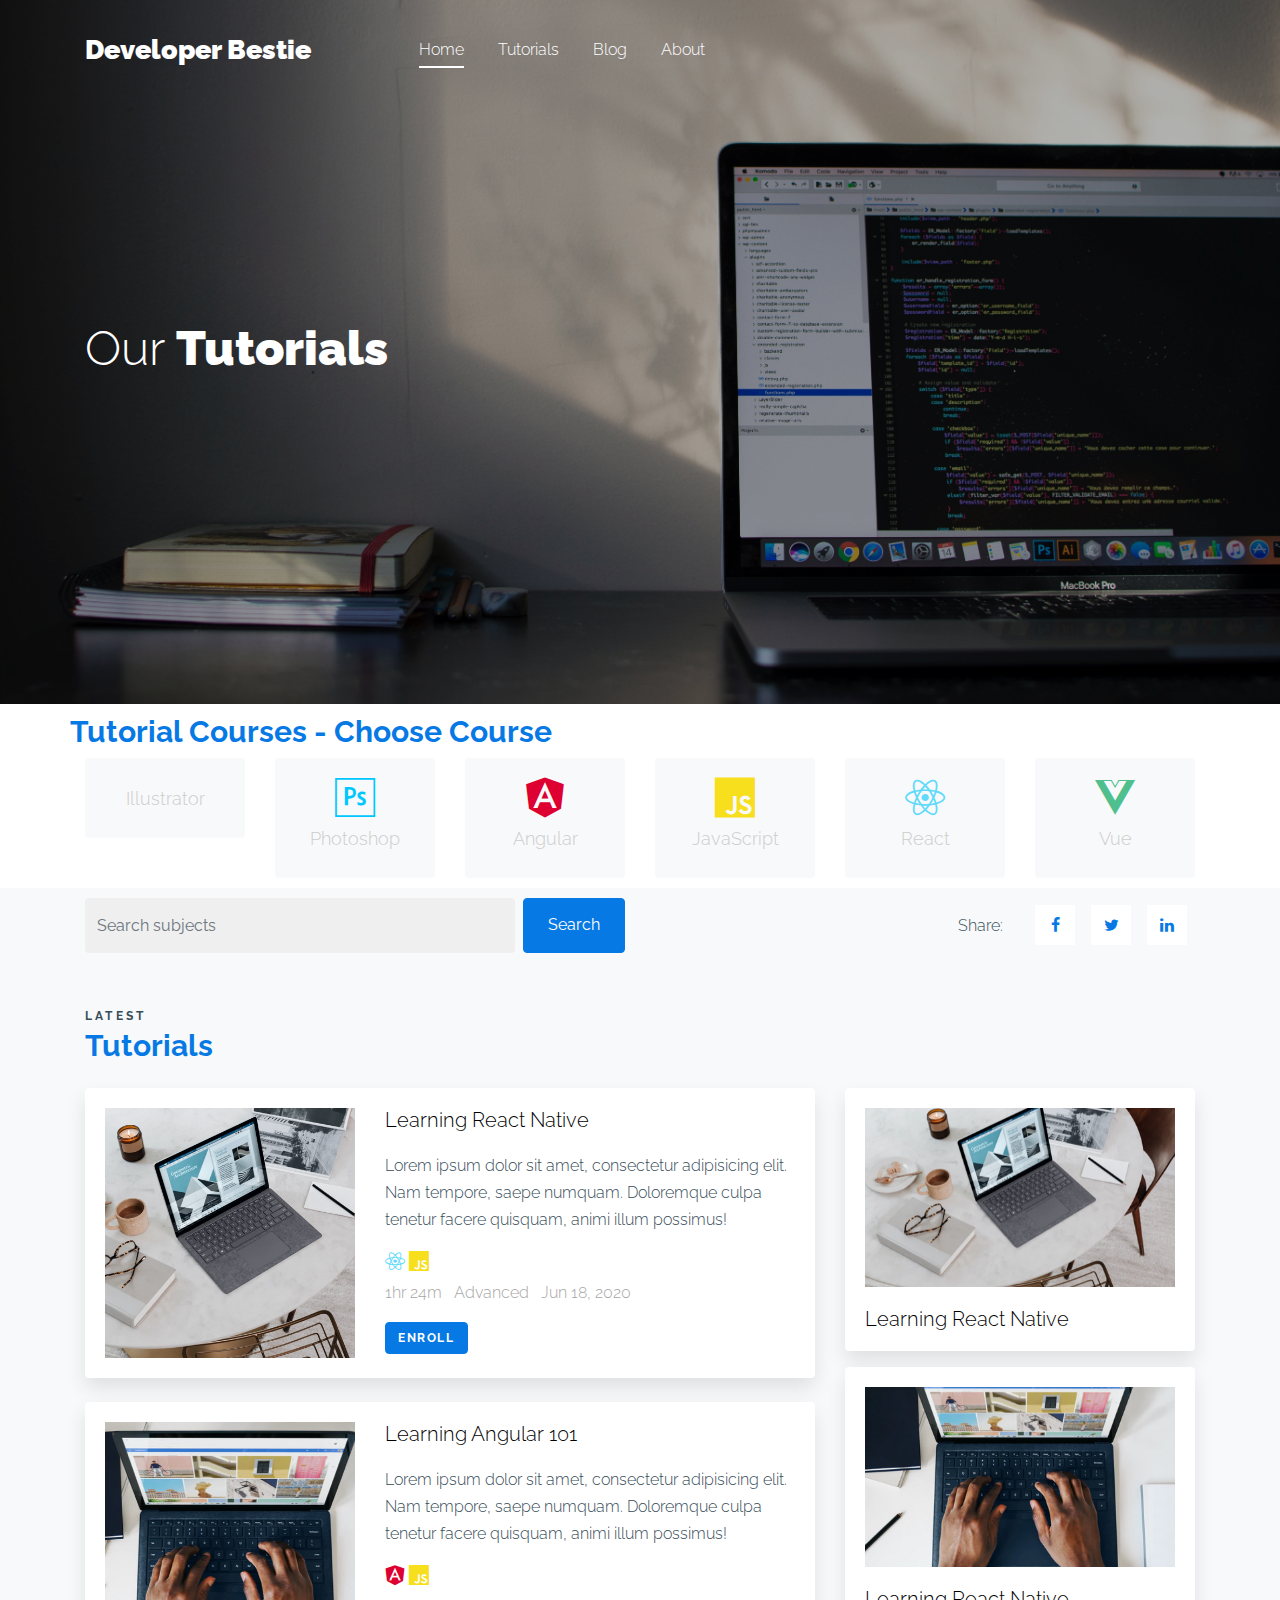
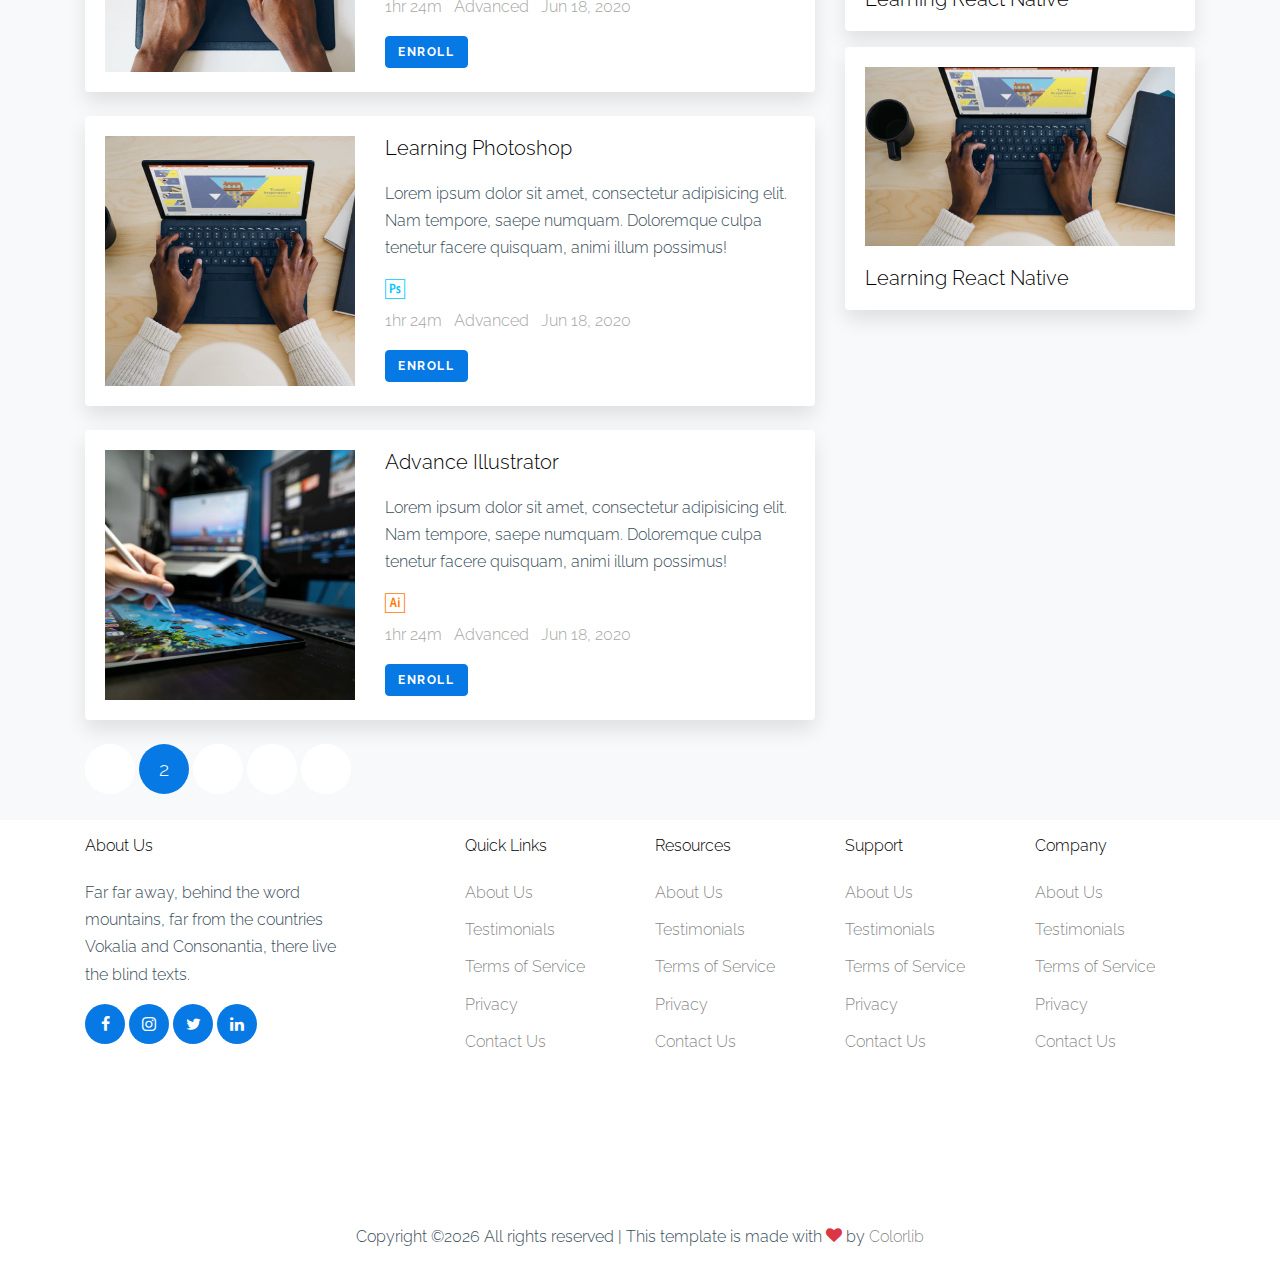
<file: tutorials.html>
<!doctype html>
<html lang="en">

  <head>
    <title>Developer Bestie , Developer's Best Friend</title>
    <meta charset="utf-8">
    <meta name="viewport" content="width=device-width, initial-scale=1, shrink-to-fit=no">

    <link href="https://fonts.googleapis.com/css2?family=Raleway:wght@400;700&display=swap" rel="stylesheet">

    <link rel="stylesheet" href="fonts/icomoon/style.css">
    <link rel="stylesheet" href="fonts/brand/style.css">

    <link rel="stylesheet" href="css/bootstrap.min.css">
    <link rel="stylesheet" href="css/bootstrap-datepicker.css">
    <link rel="stylesheet" href="css/jquery.fancybox.min.css">
    <link rel="stylesheet" href="css/owl.carousel.min.css">
    <link rel="stylesheet" href="css/owl.theme.default.min.css">
    <link rel="stylesheet" href="css/aos.css">

    <!-- MAIN CSS -->
    <link rel="stylesheet" href="css/style.css">

  </head>

  <body>

    
    <div class="site-wrap" id="home-section">

      <div class="site-mobile-menu site-navbar-target">
        <div class="site-mobile-menu-header">
          <div class="site-mobile-menu-close mt-3">
            <span class="icon-close2 js-menu-toggle"></span>
          </div>
        </div>
        <div class="site-mobile-menu-body"></div>
      </div>

      <header class="site-navbar light site-navbar-target" role="banner">

        <div class="container">
          <div class="row align-items-center position-relative">

            <div class="col-3">
              <div class="site-logo">
                <a href="index.html"><strong>Developer Bestie</strong></a>
              </div>
            </div>

            <div class="col-4  text-right">
              
              <span class="d-inline-block d-lg-none"><a href="#" class=" site-menu-toggle js-menu-toggle py-5 "><span class="icon-menu h3 text-black"></span></a></span>

              <nav class="site-navigation text-right ml-auto d-none d-lg-block" role="navigation">
                <ul class="site-menu main-menu js-clone-nav ml-auto ">
                  <li class="active"><a href="index.html" class="nav-link">Home</a></li>
                  <li><a href="tutorials.html" class="nav-link">Tutorials</a></li>
                  <!-- <li><a href="testimonials.html" class="nav-link">Testimonials</a></li> -->
                  <li><a href="blog.html" class="nav-link">Blog</a></li>
                  <li><a href="about.html" class="nav-link">About</a></li>
                  <!-- <li><a href="contact.html" class="nav-link">Contact</a></li> -->
                </ul>
              </nav>
            </div>

            
          </div>
        </div>

      </header>

      
      <div class="site-section-cover overlay" style="background-image: url('images/hero_bg.jpg');">
        
        <div class="container">
          <div class="row align-items-center justify-content-center">
            <div class="col-lg-12 text-left">
              <h1>Our <strong>Tutorials</strong></h1>
            </div>
          </div>
        </div>
      </div>

      
      

      <div class="site-section">
        <div class="container">
          <div class="row">
            
              <div class="heading mb-6">
                <h2>Tutorial Courses - Choose Course</h2>
              </div>
             
          </div>
          <div class="row align-items-stretch">
            <div class="col-lg-2">
              <a href="#" class="course">
                <span class="wrap-icon brand-jquery"></span>
                <h3>Illustrator</h3>
              </a>
            </div>
            <div class="col-lg-2">
              <a href="#" class="course">
                <span class="wrap-icon brand-adobephotoshop"></span>
                <h3>Photoshop</h3>
              </a>
            </div>
            
            <div class="col-lg-2">
              <a href="#" class="course">
                <span class="wrap-icon brand-angular"></span>
                <h3>Angular</h3>
              </a>
            </div>
            
            <div class="col-lg-2">
              <a href="#" class="course">
                <span class="wrap-icon brand-javascript"></span>
                <h3>JavaScript</h3>
              </a>
            </div>
            <div class="col-lg-2">
              <a href="#" class="course">
                <span class="wrap-icon brand-react"></span>
                <h3>React</h3>
              </a>
            </div>
            <div class="col-lg-2">
              <a href="#" class="course">
                <span class="wrap-icon brand-vue-dot-js"></span>
                <h3>Vue</h3>
              </a>
            </div>
          </div>
        </div>
      </div>

              
  
      <div class="site-section bg-light">
        <div class="container">
          <div class="row mb-5 align-items-center">
            <div class="col-lg-6 mb-4 mb-lg-0">
              <form action="#" class="d-flex search-form">
                <span class="icon-"></span>
                <input type="search" class="form-control mr-2" placeholder="Search subjects">
                <input type="submit" class="btn btn-primary px-4" value="Search">
              </form>
            </div>
            <div class="col-lg-6 text-lg-right">
              <div class="d-inline-flex align-items-center ml-auto">
              <span class="mr-4">Share:</span>
              <a href="#" class="mx-2 social-item"><span class="icon-facebook"></span></a>
              <a href="#" class="mx-2 social-item"><span class="icon-twitter"></span></a>
              <a href="#" class="mx-2 social-item"><span class="icon-linkedin"></span></a>
              </div>
            </div>
          </div>
          <div class="row">
            <div class="col-12">
              <div class="heading mb-4">
                <span class="caption">Latest</span>
                <h2>Tutorials</h2>
              </div>
            </div>
            <div class="col-lg-8">
              


              <div class="d-flex tutorial-item mb-4">
                <div class="img-wrap">
                  <a href="#"><img src="images/img_1.jpg" alt="Image" class="img-fluid"></a>
                </div>
                <div>
                  <h3><a href="#">Learning React Native</a></h3>
                  <p>Lorem ipsum dolor sit amet, consectetur adipisicing elit. Nam tempore, saepe numquam. Doloremque culpa tenetur facere quisquam, animi illum possimus!</p>
                  
                  <p class="mb-0">
                    <span class="brand-react h5"></span>
                    <span class="brand-javascript h5"></span>
                  </p>
                  <p class="meta">
                    <span class="mr-2 mb-2">1hr 24m</span>
                    <span class="mr-2 mb-2">Advanced</span>
                    <span class="mr-2 mb-2">Jun 18, 2020</span>
                  </p>
                  
                  <p><a href="#" class="btn btn-primary custom-btn">Enroll</a></p>
                </div>
              </div>

              <div class="d-flex tutorial-item mb-4">
                <div class="img-wrap">
                  <a href="#"><img src="images/img_2.jpg" alt="Image" class="img-fluid"></a>
                </div>
                <div>
                  <h3><a href="#">Learning Angular 101</a></h3>
                  <p>Lorem ipsum dolor sit amet, consectetur adipisicing elit. Nam tempore, saepe numquam. Doloremque culpa tenetur facere quisquam, animi illum possimus!</p>

                  <p class="mb-0">
                    <span class="brand-angular h5"></span>
                    <span class="brand-javascript h5"></span>
                  </p>
                  <p class="meta">
                    <span class="mr-2 mb-2">1hr 24m</span>
                    <span class="mr-2 mb-2">Advanced</span>
                    <span class="mr-2 mb-2">Jun 18, 2020</span>
                  </p>
                  
                  <p><a href="#" class="btn btn-primary custom-btn">Enroll</a></p>
                </div>
              </div>

              <div class="d-flex tutorial-item mb-4">
                <div class="img-wrap">
                  <a href="#"><img src="images/img_3.jpg" alt="Image" class="img-fluid"></a>
                </div>
                <div>
                  <h3><a href="#">Learning Photoshop</a></h3>
                  <p>Lorem ipsum dolor sit amet, consectetur adipisicing elit. Nam tempore, saepe numquam. Doloremque culpa tenetur facere quisquam, animi illum possimus!</p>
                  <p class="mb-0">
                    <span class="brand-adobephotoshop h5"></span>
                  </p>
                  <p class="meta">
                    <span class="mr-2 mb-2">1hr 24m</span>
                    <span class="mr-2 mb-2">Advanced</span>
                    <span class="mr-2 mb-2">Jun 18, 2020</span>
                  </p>
                  <p><a href="#" class="btn btn-primary custom-btn">Enroll</a></p>
                </div>
              </div>

              <div class="d-flex tutorial-item mb-4">
                <div class="img-wrap">
                  <a href="#"><img src="images/img_4.jpg" alt="Image" class="img-fluid"></a>
                </div>
                <div>
                  <h3><a href="#">Advance Illustrator</a></h3>
                  <p>Lorem ipsum dolor sit amet, consectetur adipisicing elit. Nam tempore, saepe numquam. Doloremque culpa tenetur facere quisquam, animi illum possimus!</p>
                  <p class="mb-0">
                    <span class="brand-adobeillustrator h5"></span>
                  </p>
                  <p class="meta">
                    <span class="mr-2 mb-2">1hr 24m</span>
                    <span class="mr-2 mb-2">Advanced</span>
                    <span class="mr-2 mb-2">Jun 18, 2020</span>
                  </p>
                  <p><a href="#" class="btn btn-primary custom-btn">Enroll</a></p>
                </div>
              </div>


              <div class="custom-pagination">
                <ul class="list-unstyled">
                  <li><a href="#"><span>1</span></a></li>
                  <li><span>2</span></li>
                  <li><a href="#"><span>3</span></a></li>
                  <li><a href="#"><span>4</span></a></li>
                  <li><a href="#"><span>5</span></a></li>
                </ul>
              </div>
            </div>


            <div class="col-lg-4">
              <div class="box-side mb-3">
                <a href="#"><img src="images/img_1_horizontal.jpg" alt="Image" class="img-fluid"></a>
                <h3><a href="#">Learning React Native</a></h3>
              </div>  
              <div class="box-side mb-3">
                <a href="#"><img src="images/img_2_horizontal.jpg" alt="Image" class="img-fluid"></a>
                <h3><a href="#">Learning React Native</a></h3>
              </div>  
              <div class="box-side">
                <a href="#"><img src="images/img_3_horizontal.jpg" alt="Image" class="img-fluid"></a>
                <h3><a href="#">Learning React Native</a></h3>
              </div>  
            </div>
          </div>
        </div>
      </div>
      
      
      
      
      <footer class="site-footer">
        <div class="container">
          <div class="row">
            <div class="col-lg-3">
              <h2 class="footer-heading mb-4">About Us</h2>
              <p>Far far away, behind the word mountains, far from the countries Vokalia and Consonantia, there live the blind texts. </p>
              <ul class="list-unstyled social">
                <li><a href="#"><span class="icon-facebook"></span></a></li>
                <li><a href="#"><span class="icon-instagram"></span></a></li>
                <li><a href="#"><span class="icon-twitter"></span></a></li>
                <li><a href="#"><span class="icon-linkedin"></span></a></li>
              </ul>
            </div>
            <div class="col-lg-8 ml-auto">
              <div class="row">
                <div class="col-lg-3">
                  <h2 class="footer-heading mb-4">Quick Links</h2>
                  <ul class="list-unstyled">
                    <li><a href="#">About Us</a></li>
                    <li><a href="#">Testimonials</a></li>
                    <li><a href="#">Terms of Service</a></li>
                    <li><a href="#">Privacy</a></li>
                    <li><a href="#">Contact Us</a></li>
                  </ul>
                </div>
                <div class="col-lg-3">
                  <h2 class="footer-heading mb-4">Resources</h2>
                  <ul class="list-unstyled">
                    <li><a href="#">About Us</a></li>
                    <li><a href="#">Testimonials</a></li>
                    <li><a href="#">Terms of Service</a></li>
                    <li><a href="#">Privacy</a></li>
                    <li><a href="#">Contact Us</a></li>
                  </ul>
                </div>
                <div class="col-lg-3">
                  <h2 class="footer-heading mb-4">Support</h2>
                  <ul class="list-unstyled">
                    <li><a href="#">About Us</a></li>
                    <li><a href="#">Testimonials</a></li>
                    <li><a href="#">Terms of Service</a></li>
                    <li><a href="#">Privacy</a></li>
                    <li><a href="#">Contact Us</a></li>
                  </ul>
                </div>
                <div class="col-lg-3">
                  <h2 class="footer-heading mb-4">Company</h2>
                  <ul class="list-unstyled">
                    <li><a href="#">About Us</a></li>
                    <li><a href="#">Testimonials</a></li>
                    <li><a href="#">Terms of Service</a></li>
                    <li><a href="#">Privacy</a></li>
                    <li><a href="#">Contact Us</a></li>
                  </ul>
                </div>
              </div>
            </div>
          </div>
          <div class="row pt-5 mt-5 text-center">
            <div class="col-md-12">
              <div class="border-top pt-5">
                <p>
              <!-- Link back to Colorlib can't be removed. Template is licensed under CC BY 3.0. -->
              Copyright &copy;<script>document.write(new Date().getFullYear());</script> All rights reserved | This template is made with <i class="icon-heart text-danger" aria-hidden="true"></i> by <a href="https://colorlib.com" target="_blank" >Colorlib</a>
              <!-- Link back to Colorlib can't be removed. Template is licensed under CC BY 3.0. -->
              </p>
              </div>
            </div>

          </div>
        </div>
      </footer>

    </div>

    <script src="js/jquery-3.3.1.min.js"></script>
    <script src="js/popper.min.js"></script>
    <script src="js/bootstrap.min.js"></script>
    <script src="js/owl.carousel.min.js"></script>
    <script src="js/jquery.sticky.js"></script>
    <script src="js/jquery.waypoints.min.js"></script>
    <script src="js/jquery.animateNumber.min.js"></script>
    <script src="js/jquery.fancybox.min.js"></script>
    <script src="js/jquery.easing.1.3.js"></script>
    <script src="js/bootstrap-datepicker.min.js"></script>
    <script src="js/aos.js"></script>

    <script src="js/main.js"></script>

  </body>

</html>
</file>
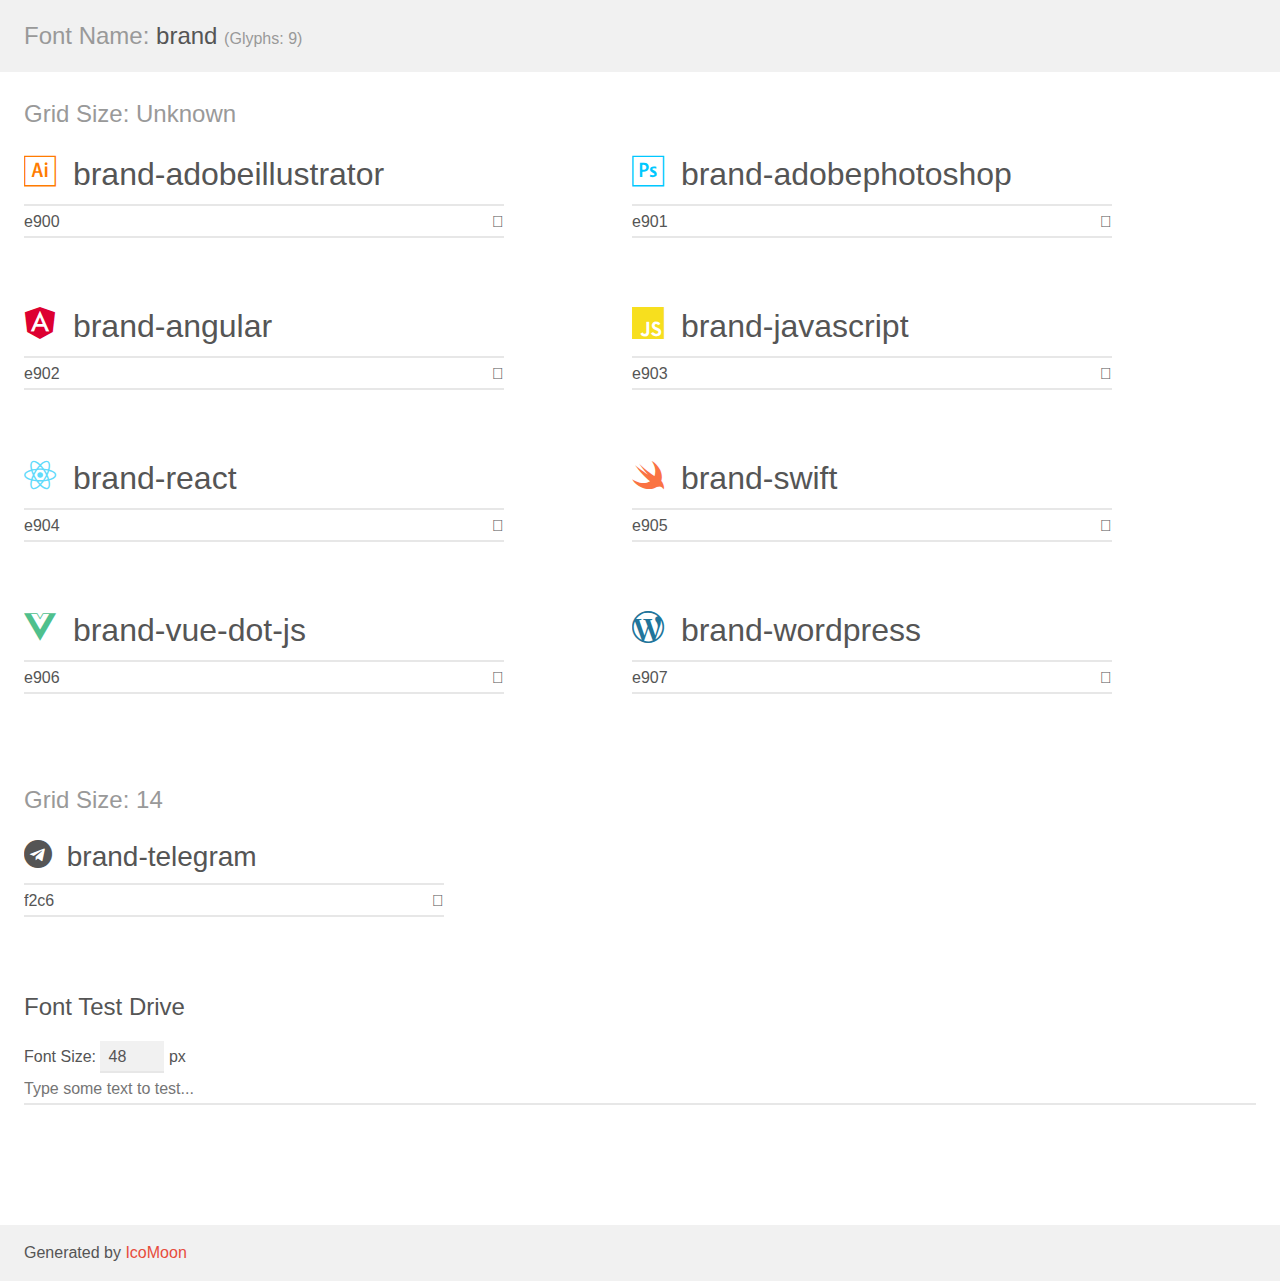
<file: fonts/brand/demo.html>
<!doctype html>
<html>
<head>
    <meta charset="utf-8">
    <title>IcoMoon Demo</title>
    <meta name="description" content="An Icon Font Generated By IcoMoon.io">
    <meta name="viewport" content="width=device-width, initial-scale=1">
    <link rel="stylesheet" href="demo-files/demo.css">
    <link rel="stylesheet" href="style.css"></head>
<body>
    <div class="bgc1 clearfix">
        <h1 class="mhmm mvm"><span class="fgc1">Font Name:</span> brand <small class="fgc1">(Glyphs:&nbsp;9)</small></h1>
    </div>
    <div class="clearfix mhl ptl">
        <h1 class="mvm mtn fgc1">Grid Size: Unknown</h1>
        <div class="glyph fs1">
            <div class="clearfix bshadow0 pbs">
                <span class="brand-adobeillustrator"></span>
                <span class="mls"> brand-adobeillustrator</span>
            </div>
            <fieldset class="fs0 size1of1 clearfix hidden-false">
                <input type="text" readonly value="e900" class="unit size1of2" />
                <input type="text" maxlength="1" readonly value="&#xe900;" class="unitRight size1of2 talign-right" />
            </fieldset>
            <div class="fs0 bshadow0 clearfix hidden-true">
                <span class="unit pvs fgc1">liga: </span>
                <input type="text" readonly value="" class="liga unitRight" />
            </div>
        </div>
        <div class="glyph fs1">
            <div class="clearfix bshadow0 pbs">
                <span class="brand-adobephotoshop"></span>
                <span class="mls"> brand-adobephotoshop</span>
            </div>
            <fieldset class="fs0 size1of1 clearfix hidden-false">
                <input type="text" readonly value="e901" class="unit size1of2" />
                <input type="text" maxlength="1" readonly value="&#xe901;" class="unitRight size1of2 talign-right" />
            </fieldset>
            <div class="fs0 bshadow0 clearfix hidden-true">
                <span class="unit pvs fgc1">liga: </span>
                <input type="text" readonly value="" class="liga unitRight" />
            </div>
        </div>
        <div class="glyph fs1">
            <div class="clearfix bshadow0 pbs">
                <span class="brand-angular"></span>
                <span class="mls"> brand-angular</span>
            </div>
            <fieldset class="fs0 size1of1 clearfix hidden-false">
                <input type="text" readonly value="e902" class="unit size1of2" />
                <input type="text" maxlength="1" readonly value="&#xe902;" class="unitRight size1of2 talign-right" />
            </fieldset>
            <div class="fs0 bshadow0 clearfix hidden-true">
                <span class="unit pvs fgc1">liga: </span>
                <input type="text" readonly value="" class="liga unitRight" />
            </div>
        </div>
        <div class="glyph fs1">
            <div class="clearfix bshadow0 pbs">
                <span class="brand-javascript"></span>
                <span class="mls"> brand-javascript</span>
            </div>
            <fieldset class="fs0 size1of1 clearfix hidden-false">
                <input type="text" readonly value="e903" class="unit size1of2" />
                <input type="text" maxlength="1" readonly value="&#xe903;" class="unitRight size1of2 talign-right" />
            </fieldset>
            <div class="fs0 bshadow0 clearfix hidden-true">
                <span class="unit pvs fgc1">liga: </span>
                <input type="text" readonly value="" class="liga unitRight" />
            </div>
        </div>
        <div class="glyph fs1">
            <div class="clearfix bshadow0 pbs">
                <span class="brand-react"></span>
                <span class="mls"> brand-react</span>
            </div>
            <fieldset class="fs0 size1of1 clearfix hidden-false">
                <input type="text" readonly value="e904" class="unit size1of2" />
                <input type="text" maxlength="1" readonly value="&#xe904;" class="unitRight size1of2 talign-right" />
            </fieldset>
            <div class="fs0 bshadow0 clearfix hidden-true">
                <span class="unit pvs fgc1">liga: </span>
                <input type="text" readonly value="" class="liga unitRight" />
            </div>
        </div>
        <div class="glyph fs1">
            <div class="clearfix bshadow0 pbs">
                <span class="brand-swift"></span>
                <span class="mls"> brand-swift</span>
            </div>
            <fieldset class="fs0 size1of1 clearfix hidden-false">
                <input type="text" readonly value="e905" class="unit size1of2" />
                <input type="text" maxlength="1" readonly value="&#xe905;" class="unitRight size1of2 talign-right" />
            </fieldset>
            <div class="fs0 bshadow0 clearfix hidden-true">
                <span class="unit pvs fgc1">liga: </span>
                <input type="text" readonly value="" class="liga unitRight" />
            </div>
        </div>
        <div class="glyph fs1">
            <div class="clearfix bshadow0 pbs">
                <span class="brand-vue-dot-js"></span>
                <span class="mls"> brand-vue-dot-js</span>
            </div>
            <fieldset class="fs0 size1of1 clearfix hidden-false">
                <input type="text" readonly value="e906" class="unit size1of2" />
                <input type="text" maxlength="1" readonly value="&#xe906;" class="unitRight size1of2 talign-right" />
            </fieldset>
            <div class="fs0 bshadow0 clearfix hidden-true">
                <span class="unit pvs fgc1">liga: </span>
                <input type="text" readonly value="" class="liga unitRight" />
            </div>
        </div>
        <div class="glyph fs1">
            <div class="clearfix bshadow0 pbs">
                <span class="brand-wordpress"></span>
                <span class="mls"> brand-wordpress</span>
            </div>
            <fieldset class="fs0 size1of1 clearfix hidden-false">
                <input type="text" readonly value="e907" class="unit size1of2" />
                <input type="text" maxlength="1" readonly value="&#xe907;" class="unitRight size1of2 talign-right" />
            </fieldset>
            <div class="fs0 bshadow0 clearfix hidden-true">
                <span class="unit pvs fgc1">liga: </span>
                <input type="text" readonly value="" class="liga unitRight" />
            </div>
        </div>
    </div>
    <div class="clearfix mhl ptl">
        <h1 class="mvm mtn fgc1">Grid Size: 14</h1>
        <div class="glyph fs2">
            <div class="clearfix bshadow0 pbs">
                <span class="brand-telegram"></span>
                <span class="mls"> brand-telegram</span>
            </div>
            <fieldset class="fs0 size1of1 clearfix hidden-false">
                <input type="text" readonly value="f2c6" class="unit size1of2" />
                <input type="text" maxlength="1" readonly value="&#xf2c6;" class="unitRight size1of2 talign-right" />
            </fieldset>
            <div class="fs0 bshadow0 clearfix hidden-true">
                <span class="unit pvs fgc1">liga: </span>
                <input type="text" readonly value="" class="liga unitRight" />
            </div>
        </div>
    </div>

    <!--[if gt IE 8]><!-->
    <div class="mhl clearfix mbl">
        <h1>Font Test Drive</h1>
        <label>
            Font Size: <input id="fontSize" type="number" class="textbox0 mbm"
            min="8" value="48" />
            px
        </label>
        <input id="testText" type="text" class="phl size1of1 mvl"
        placeholder="Type some text to test..." value=""/>
        <div id="testDrive" class="brand-" style="font-family: brand">&nbsp;
        </div>
    </div>
    <!--<![endif]-->
    <div class="bgc1 clearfix">
        <p class="mhl">Generated by <a href="https://icomoon.io/app">IcoMoon</a></p>
    </div>

    <script src="demo-files/demo.js"></script>
</body>
</html>
</file>
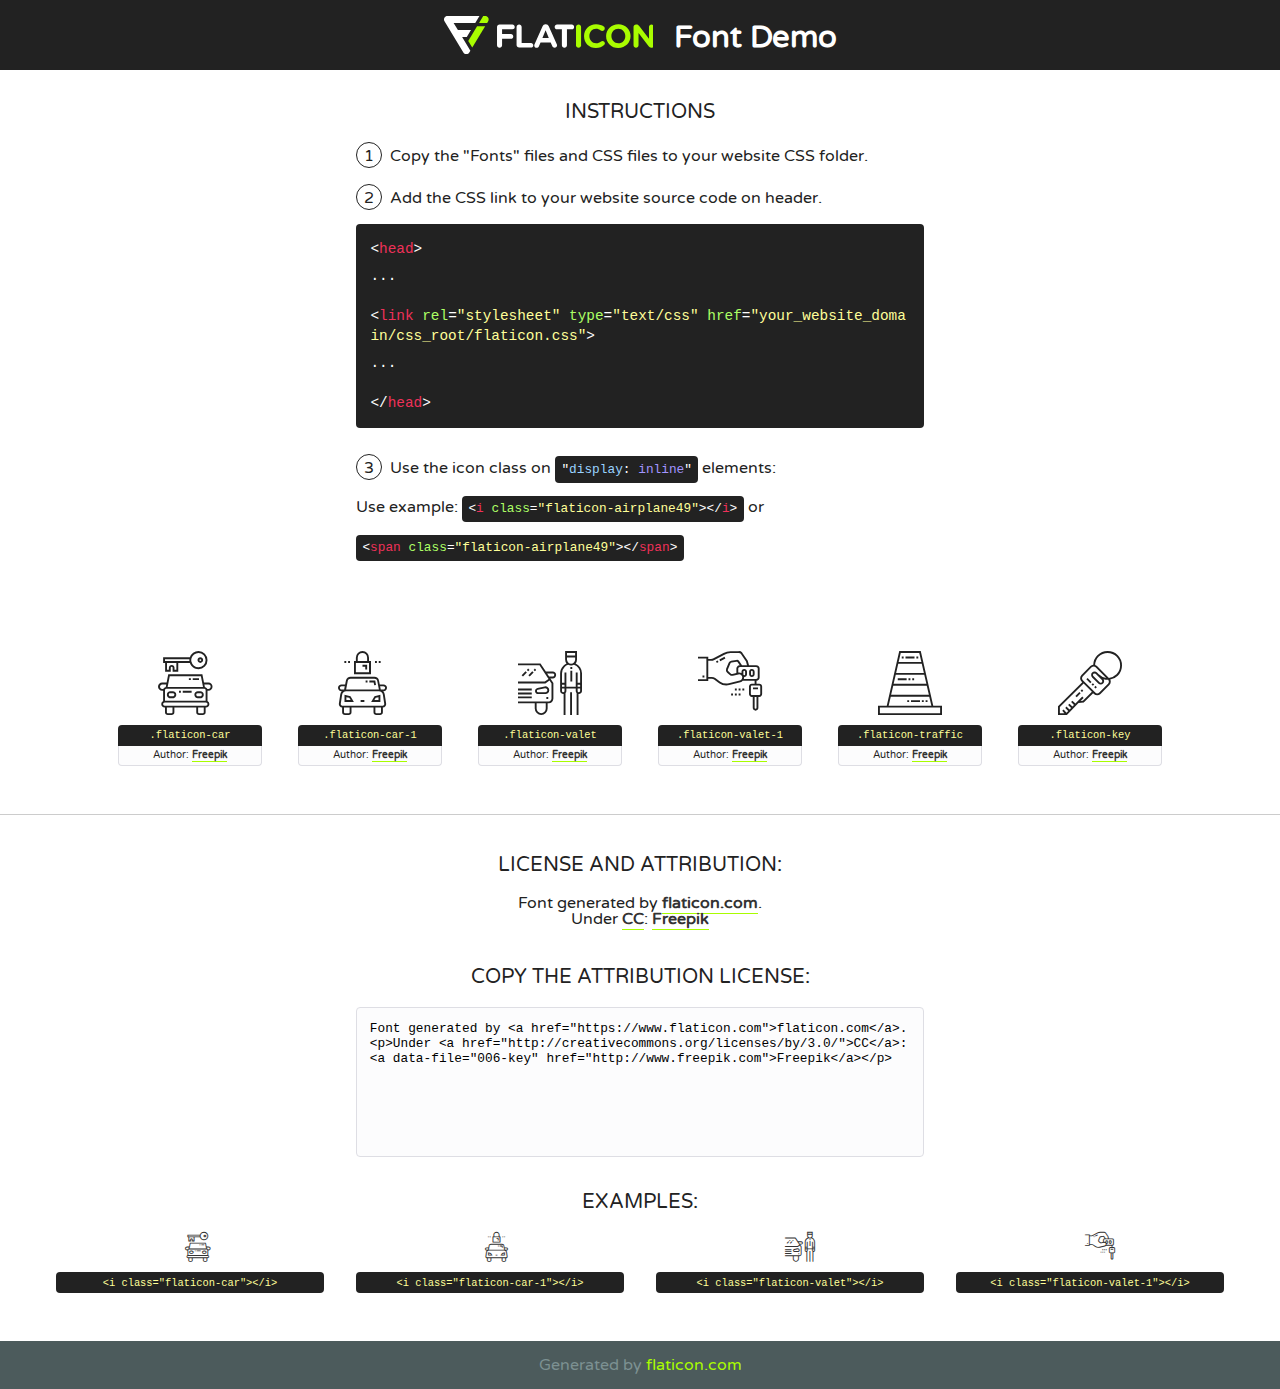
<file: fonts/flaticon-2/font/flaticon.html>
<!DOCTYPE html>
<!--
  Flaticon icon font: Flaticon
  Creation date: 18/07/2019 07:36
-->
<html>
<!DOCTYPE html>
<html>

<head>
    <title>Flaticon WebFont</title>
    <link href="http://fonts.googleapis.com/css?family=Varela+Round" rel="stylesheet" type="text/css" />
    <link rel="stylesheet" type="text/css" href="flaticon.css">
    <meta charset="UTF-8">
    <style>
    html, body, div, span, applet, object, iframe,
    h1, h2, h3, h4, h5, h6, p, blockquote, pre,
    a, abbr, acronym, address, big, cite, code,
    del, dfn, em, img, ins, kbd, q, s, samp,
    small, strike, strong, sub, sup, tt, var,
    b, u, i, center,
    dl, dt, dd, ol, ul, li,
    fieldset, form, label, legend,
    table, caption, tbody, tfoot, thead, tr, th, td,
    article, aside, canvas, details, embed, 
    figure, figcaption, footer, header, hgroup, 
    menu, nav, output, ruby, section, summary,
    time, mark, audio, video {
        margin: 0;
        padding: 0;
        border: 0;
        font-size: 100%;
        font: inherit;
        vertical-align: baseline;
    }
    /* HTML5 display-role reset for older browsers */
    article, aside, details, figcaption, figure, 
    footer, header, hgroup, menu, nav, section {
        display: block;
    }
    body {
        line-height: 1;
    }
    ol, ul {
        list-style: none;
    }
    blockquote, q {
        quotes: none;
    }
    blockquote:before, blockquote:after,
    q:before, q:after {
        content: '';
        content: none;
    }
    table {
        border-collapse: collapse;
        border-spacing: 0;
    }
    body {
        font-family: 'Varela Round', Helvetica, Arial, sans-serif;
        font-size: 16px;
        color: #222;
    }
    a {
        color: #333;
        border-bottom: 1px solid #a9fd00;
        font-weight: bold;
        text-decoration: none;
    }
    * {
        -moz-box-sizing: border-box;
        -webkit-box-sizing: border-box;
        box-sizing: border-box;
        margin: 0;
        padding: 0;
    }
    [class^="flaticon-"]:before, [class*=" flaticon-"]:before, [class^="flaticon-"]:after, [class*=" flaticon-"]:after {
        font-family: Flaticon;
        font-size: 30px;
        font-style: normal;
        margin-left: 20px;
        color: #333;
    }
    .wrapper {
        max-width: 600px;
        margin: auto;
        padding: 0 1em;
    }
    .title {
        font-size: 1.25em;
        text-align: center;
        margin-bottom: 1em;
        text-transform: uppercase;
    }
    header {
        text-align: center;
        background-color: #222;
        color: #fff;
        padding: 1em;
    }
    header .logo {
        width: 210px;
        height: 38px;
        display: inline-block;
        vertical-align: middle;
        margin-right: 1em;
        border: none;
    }
    header strong {
        font-size: 1.95em;
        font-weight: bold;
        vertical-align: middle;
        margin-top: 5px;
        display: inline-block;
    }
    .demo {
        margin: 2em auto;
        line-height: 1.25em;
    }
    .demo ul li {
        margin-bottom: 1em;
    }
    .demo ul li .num {
        color: #222;
        border-radius: 20px;
        display: inline-block;
        width: 26px;
        padding: 3px;
        height: 26px;
        text-align: center;
        margin-right: 0.5em;
        border: 1px solid #222;
    }
    .demo ul li code {
        background-color: #222;
        border-radius: 4px;
        padding: 0.25em 0.5em;
        display: inline-block;
        color: #fff;
        font-family: Consolas,Monaco,Lucida Console,Liberation Mono,DejaVu Sans Mono,Bitstream Vera Sans Mono,Courier New, monospace;
        font-weight: lighter;
        margin-top: 1em;
        font-size: 0.8em;
        word-break: break-all;
    }
    .demo ul li code.big {
        padding: 1em;
        font-size: 0.9em;
    }
    .demo ul li code .red {
        color: #EF3159;
    }
    .demo ul li code .green {
        color: #ACFF65;
    }
    .demo ul li code .yellow {
        color: #FFFF99;
    }
    .demo ul li code .blue {
        color: #99D3FF;
    }
    .demo ul li code .purple {
        color: #A295FF;
    }
    .demo ul li code .dots {
        margin-top: 0.5em;
        display: block;
    }
    #glyphs {
        border-bottom: 1px solid #ccc;
        padding: 2em 0;
        text-align: center;
    }
    .glyph {
        display: inline-block;
        width: 9em;
        margin: 1em;
        text-align: center;
        vertical-align: top;
        background: #FFF;
    }
    .glyph .glyph-icon {
        padding: 10px;
        display: block;
        font-family:"Flaticon";
        font-size: 64px;
        line-height: 1;
    }
    .glyph .glyph-icon:before {
        font-size: 64px;
        color: #222;
        margin-left: 0;
    }
    .class-name {
        font-size: 0.65em;
        background-color: #222;
        color: #fff;
        border-radius: 4px 4px 0 0;
        padding: 0.5em;
        color: #FFFF99;
        font-family: Consolas,Monaco,Lucida Console,Liberation Mono,DejaVu Sans Mono,Bitstream Vera Sans Mono,Courier New, monospace;
    }
    .author-name {
        font-size: 0.6em;
        background-color: #fcfcfd;
        border: 1px solid #DEDEE4;
        border-top: 0;
        border-radius: 0 0 4px 4px;
        padding: 0.5em;
    }
    .class-name:last-child {
        font-size: 10px;
        color:#888;
    }
    .class-name:last-child a {
        font-size: 10px;
        color:#555;
    }
    .class-name:last-child a:hover {
        color:#a9fd00;
    }
    .glyph > input {
        display: block;
        width: 100px;
        margin: 5px auto;
        text-align: center;
        font-size: 12px;
        cursor: text;
    }
    .glyph > input.icon-input {
        font-family:"Flaticon";
        font-size: 16px;
        margin-bottom: 10px;
    }
    .attribution .title {
        margin-top: 2em;
    }
    .attribution textarea {
        background-color: #fcfcfd;
        padding: 1em;
        border: none;
        box-shadow: none;
        border: 1px solid #DEDEE4;
        border-radius: 4px;
        resize: none;
        width: 100%;
        height: 150px;
        font-size: 0.8em;
        font-family: Consolas,Monaco,Lucida Console,Liberation Mono,DejaVu Sans Mono,Bitstream Vera Sans Mono,Courier New, monospace;
        -webkit-appearance: none;
    }
    .iconsuse {
        margin: 2em auto;
        text-align: center;
        max-width: 1200px;
    }
    .iconsuse:after {
        content: '';
        display: table;
        clear: both;
    }
    .iconsuse .image {
        float: left;
        width: 25%;
        padding: 0 1em;
    }
    .iconsuse .image p {
        margin-bottom: 1em;
    }
    .iconsuse .image span {
        display: block;
        font-size: 0.65em;
        background-color: #222;
        color: #fff;
        border-radius: 4px;
        padding: 0.5em;
        color: #FFFF99;
        margin-top: 1em;
        font-family: Consolas,Monaco,Lucida Console,Liberation Mono,DejaVu Sans Mono,Bitstream Vera Sans Mono,Courier New, monospace;
    }
    #footer {
        text-align: center;
        background-color: #4C5B5C;
        color: #7c9192;
        padding: 1em;
    }
    #footer a {
        border: none;
        color: #a9fd00;
        font-weight: normal;
    }
    @media (max-width: 960px) {
        .iconsuse .image {
            width: 50%;
        }
    }
    @media (max-width: 560px) {
        .iconsuse .image {
            width: 100%;
        }
    }
    </style>
</head>

<body class="characters-off">

    <header>
        <a href="https://www.flaticon.com" target="_blank" class="logo">
            <svg version="1.1" xmlns="http://www.w3.org/2000/svg" xmlns:xlink="http://www.w3.org/1999/xlink" xmlns:a="http://ns.adobe.com/AdobeSVGViewerExtensions/3.0/" viewBox="0 0 560.875 102.036" enable-background="new 0 0 560.875 102.036" xml:space="preserve">
                <defs>
                </defs>
                <g>
                    <g class="letters">
                        <path fill="#ffffff" d="M141.596,29.675c0-3.777,2.985-6.767,6.764-6.767h34.438c3.426,0,6.15,2.728,6.15,6.15
                        c0,3.43-2.724,6.149-6.15,6.149h-27.674v13.091h23.719c3.429,0,6.151,2.724,6.151,6.15c0,3.43-2.723,6.149-6.151,6.149h-23.719
                        v17.574c0,3.773-2.986,6.761-6.764,6.761c-3.779,0-6.764-2.989-6.764-6.761V29.675z"></path>
                        <path fill="#ffffff" d="M193.844,29.149c0-3.781,2.985-6.767,6.764-6.767c3.776,0,6.763,2.985,6.763,6.767v42.957h25.039
                        c3.426,0,6.149,2.726,6.149,6.153c0,3.425-2.723,6.15-6.149,6.15h-31.802c-3.779,0-6.764-2.986-6.764-6.768V29.149z"></path>
                        <path fill="#ffffff" d="M241.891,75.71l21.438-48.407c1.492-3.341,4.215-5.357,7.906-5.357h0.792
                        c3.686,0,6.323,2.017,7.815,5.357l21.439,48.407c0.436,0.967,0.701,1.845,0.701,2.723c0,3.602-2.809,6.501-6.414,6.501
                        c-3.161,0-5.269-1.845-6.499-4.655l-4.132-9.661h-27.059l-4.301,10.102c-1.144,2.631-3.426,4.214-6.237,4.214
                        c-3.517,0-6.24-2.81-6.24-6.325C241.1,77.64,241.451,76.677,241.891,75.71z M279.932,58.666l-8.521-20.297l-8.526,20.297H279.932
                        z"></path>
                        <path fill="#ffffff" d="M314.864,35.387H301.86c-3.429,0-6.239-2.813-6.239-6.238c0-3.429,2.811-6.24,6.239-6.24h39.533
                        c3.426,0,6.237,2.811,6.237,6.24c0,3.425-2.811,6.238-6.237,6.238h-13.001v42.785c0,3.773-2.99,6.761-6.764,6.761
                        c-3.779,0-6.764-2.989-6.764-6.761V35.387z"></path>
                        <path fill="#A9FD00" d="M352.615,29.149c0-3.781,2.985-6.767,6.767-6.767c3.774,0,6.761,2.985,6.761,6.767v49.024
                        c0,3.773-2.987,6.761-6.761,6.761c-3.781,0-6.767-2.989-6.767-6.761V29.149z"></path>
                        <path fill="#A9FD00" d="M374.132,53.836v-0.179c0-17.481,13.178-31.801,32.065-31.801c9.22,0,15.459,2.458,20.557,6.238
                        c1.402,1.054,2.637,2.985,2.637,5.357c0,3.692-2.985,6.59-6.681,6.59c-1.845,0-3.071-0.702-4.044-1.319
                        c-3.776-2.813-7.729-4.393-12.562-4.393c-10.364,0-17.831,8.611-17.831,19.154v0.173c0,10.542,7.291,19.329,17.831,19.329
                        c5.715,0,9.492-1.756,13.359-4.834c1.049-0.874,2.458-1.491,4.039-1.491c3.429,0,6.325,2.813,6.325,6.236
                        c0,2.106-1.056,3.78-2.282,4.834c-5.539,4.834-12.036,7.733-21.878,7.733C387.572,85.464,374.132,71.493,374.132,53.836z"></path>
                        <path fill="#A9FD00" d="M433.009,53.836v-0.179c0-17.481,13.79-31.801,32.766-31.801c18.981,0,32.592,14.143,32.592,31.628v0.173
                        c0,17.483-13.785,31.807-32.769,31.807C446.625,85.464,433.009,71.32,433.009,53.836z M484.224,53.836v-0.179
                        c0-10.539-7.725-19.326-18.626-19.326c-10.893,0-18.449,8.611-18.449,19.154v0.173c0,10.542,7.73,19.329,18.626,19.329
                        C476.676,72.986,484.224,64.378,484.224,53.836z"></path>
                        <path fill="#A9FD00" d="M506.233,29.321c0-3.774,2.99-6.763,6.767-6.763h1.401c3.252,0,5.183,1.583,7.029,3.953l26.093,34.265
                        V29.059c0-3.692,2.99-6.677,6.681-6.677c3.683,0,6.671,2.985,6.671,6.677v48.934c0,3.78-2.987,6.765-6.764,6.765h-0.436
                        c-3.257,0-5.188-1.581-7.034-3.953l-27.056-35.492v32.944c0,3.687-2.985,6.676-6.678,6.676c-3.683,0-6.673-2.989-6.673-6.676
                        V29.321z"></path>
                    </g>
                    <g class="insignia">
                        <path fill="#ffffff" d="M48.372,56.137h12.517l11.156-18.537H37.186L25.688,18.539h57.825L94.668,0H9.271
                        C5.925,0,2.842,1.801,1.198,4.716c-1.644,2.907-1.593,6.482,0.134,9.343l50.38,83.501c1.678,2.781,4.689,4.476,7.938,4.476
                        c3.246,0,6.257-1.695,7.935-4.476l2.898-4.804L48.372,56.137z"></path>
                        <g class="i">
                            <path fill="#A9FD00" d="M93.575,18.539h0.031v0.004l21.652,0.004l2.705-4.488c1.727-2.861,1.778-6.436,0.133-9.343
                            C116.454,1.801,113.371,0,110.026,0h-5.294L93.575,18.539z"></path>
                            <polygon fill="#A9FD00" points="88.291,27.356 64.725,66.486 75.519,84.404 109.942,27.356"></polygon>
                        </g>
                    </g>
                </g>
            </svg>
        </a>
        <strong>Font Demo</strong>
    </header>


    <section class="demo wrapper">

        <p class="title">Instructions</p>

        <ul>
            <li>
                <span class="num">1</span>Copy the "Fonts" files and CSS files to your website CSS folder.
            </li>
            <li>
                <span class="num">2</span>Add the CSS link to your website source code on header.
                <code class="big">
                    &lt;<span class="red">head</span>&gt;
                    <br/><span class="dots">...</span>
                    <br/>&lt;<span class="red">link</span> <span class="green">rel</span>=<span class="yellow">"stylesheet"</span> <span class="green">type</span>=<span class="yellow">"text/css"</span> <span class="green">href</span>=<span class="yellow">"your_website_domain/css_root/flaticon.css"</span>&gt;
                    <br/><span class="dots">...</span>
                    <br/>&lt;/<span class="red">head</span>&gt;
                </code>
            </li>

            <li>
                <p>
                    <span class="num">3</span>Use the icon class on <code>"<span class="blue">display</span>:<span class="purple"> inline</span>"</code> elements:
                    <br />
                    Use example: <code>&lt;<span class="red">i</span> <span class="green">class</span>=<span class="yellow">&quot;flaticon-airplane49&quot;</span>&gt;&lt;/<span class="red">i</span>&gt;</code> or <code>&lt;<span class="red">span</span> <span class="green">class</span>=<span class="yellow">&quot;flaticon-airplane49&quot;</span>&gt;&lt;/<span class="red">span</span>&gt;</code>
            </li>
        </ul>

    </section>




   <section id="glyphs">          
    
      
        <div class="glyph"><div class="glyph-icon flaticon-car"></div>
            <div class="class-name">.flaticon-car</div>
            <div class="author-name">Author: <a data-file="001-car" href="http://www.freepik.com">Freepik</a> </div> 
        </div>        
        
        <div class="glyph"><div class="glyph-icon flaticon-car-1"></div>
            <div class="class-name">.flaticon-car-1</div>
            <div class="author-name">Author: <a data-file="002-car-1" href="http://www.freepik.com">Freepik</a> </div> 
        </div>        
        
        <div class="glyph"><div class="glyph-icon flaticon-valet"></div>
            <div class="class-name">.flaticon-valet</div>
            <div class="author-name">Author: <a data-file="003-valet" href="http://www.freepik.com">Freepik</a> </div> 
        </div>        
        
        <div class="glyph"><div class="glyph-icon flaticon-valet-1"></div>
            <div class="class-name">.flaticon-valet-1</div>
            <div class="author-name">Author: <a data-file="004-valet-1" href="http://www.freepik.com">Freepik</a> </div> 
        </div>        
        
        <div class="glyph"><div class="glyph-icon flaticon-traffic"></div>
            <div class="class-name">.flaticon-traffic</div>
            <div class="author-name">Author: <a data-file="005-traffic" href="http://www.freepik.com">Freepik</a> </div> 
        </div>        
        
        <div class="glyph"><div class="glyph-icon flaticon-key"></div>
            <div class="class-name">.flaticon-key</div>
            <div class="author-name">Author: <a data-file="006-key" href="http://www.freepik.com">Freepik</a> </div> 
        </div>        
        

    </section>



    <section class="attribution wrapper"   style="text-align:center;">

      <div class="title">License and attribution:</div><div class="attrDiv">Font generated by <a href="https://www.flaticon.com">flaticon.com</a>. <div><p>Under <a href="http://creativecommons.org/licenses/by/3.0/">CC</a>: <a data-file="006-key" href="http://www.freepik.com">Freepik</a></p>  </div>
      </div>
      <div class="title">Copy the Attribution License:</div>

    <textarea onclick="this.focus();this.select();">Font generated by &lt;a href=&quot;https://www.flaticon.com&quot;&gt;flaticon.com&lt;/a&gt;. <p>Under <a href="http://creativecommons.org/licenses/by/3.0/">CC</a>: <a data-file="006-key" href="http://www.freepik.com">Freepik</a></p>  
     </textarea>

    </section>

    <section class="iconsuse">

          <div class="title">Examples:</div>            
             
            <div class="image">
                <p>
                    <i class="glyph-icon flaticon-car"></i> 
                    <span>&lt;i class=&quot;flaticon-car&quot;&gt;&lt;/i&gt;</span>
                </p>
            </div>
            
            <div class="image">
                <p>
                    <i class="glyph-icon flaticon-car-1"></i> 
                    <span>&lt;i class=&quot;flaticon-car-1&quot;&gt;&lt;/i&gt;</span>
                </p>
            </div>
            
            <div class="image">
                <p>
                    <i class="glyph-icon flaticon-valet"></i> 
                    <span>&lt;i class=&quot;flaticon-valet&quot;&gt;&lt;/i&gt;</span>
                </p>
            </div>
            
            <div class="image">
                <p>
                    <i class="glyph-icon flaticon-valet-1"></i> 
                    <span>&lt;i class=&quot;flaticon-valet-1&quot;&gt;&lt;/i&gt;</span>
                </p>
            </div>
                       
        </div>
                            
    </section>

<div id="footer">
    <div>Generated by <a href="https://www.flaticon.com">flaticon.com</a>
    </div>
</div>



</body>
</html>
</file>
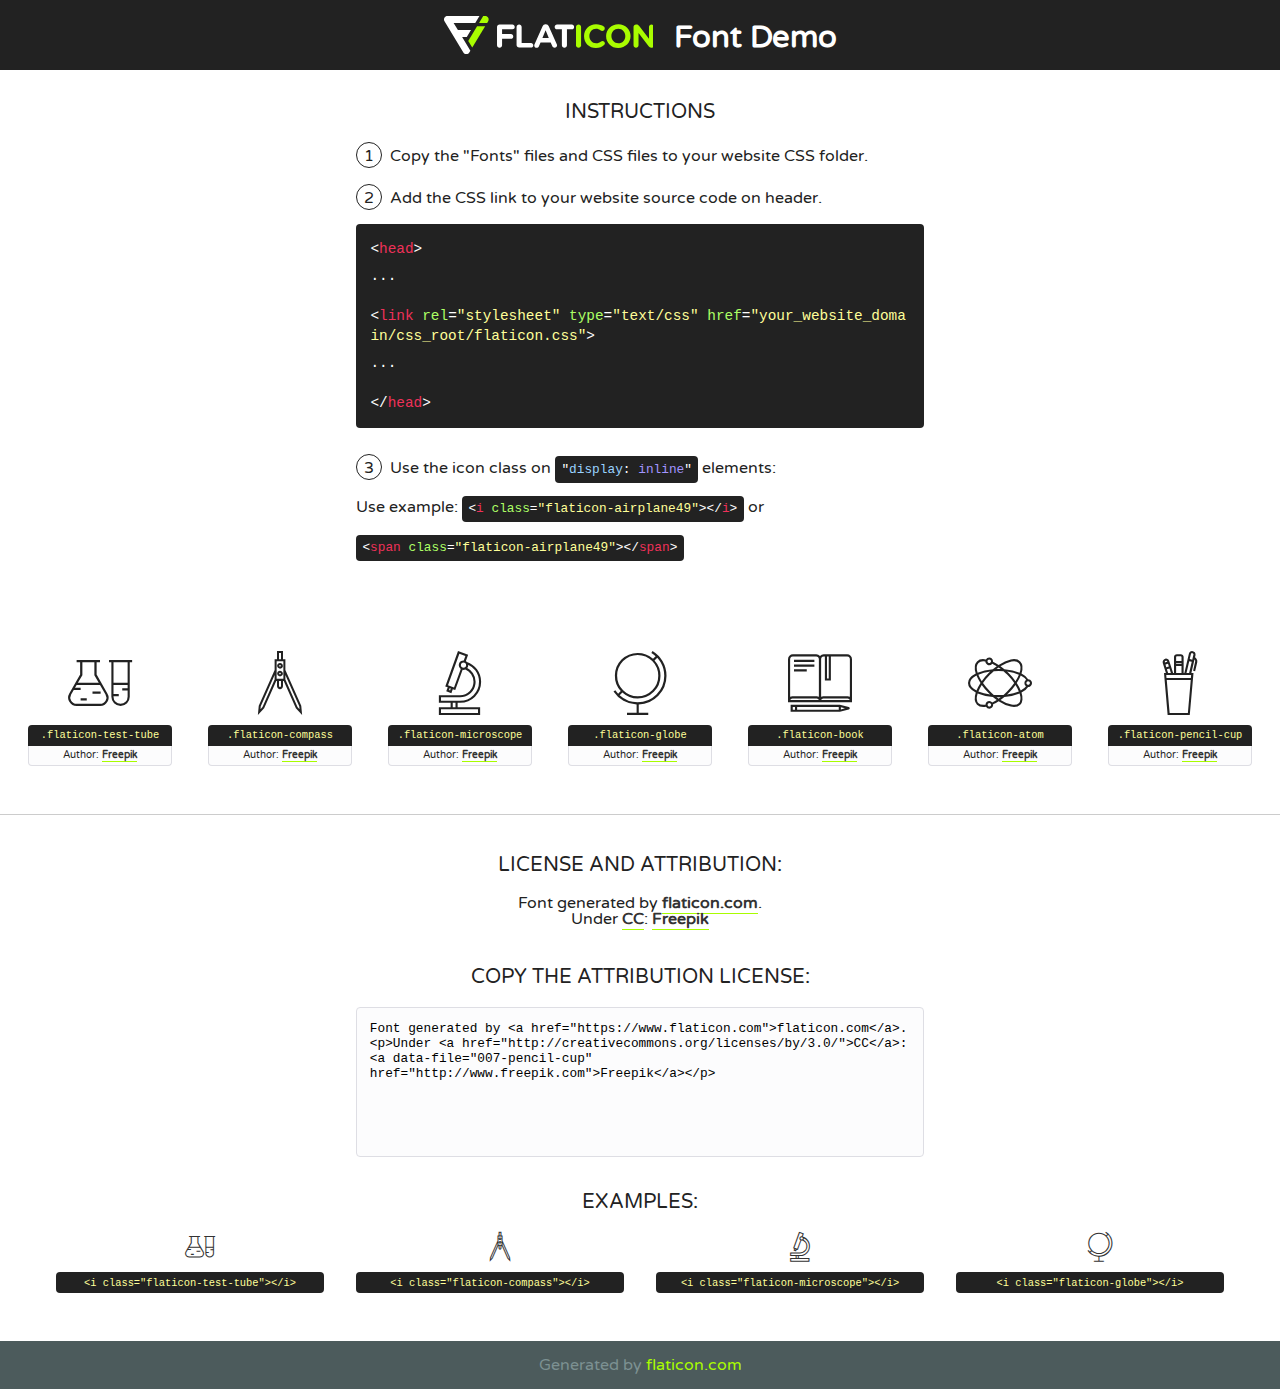
<file: fonts/flaticon/font/flaticon.html>
<!DOCTYPE html>
<!--
  Flaticon icon font: Flaticon
  Creation date: 19/06/2020 04:39
-->
<html>
<!DOCTYPE html>
<html>

<head>
    <title>Flaticon WebFont</title>
    <link href="http://fonts.googleapis.com/css?family=Varela+Round" rel="stylesheet" type="text/css" />
    <link rel="stylesheet" type="text/css" href="flaticon.css">
    <meta charset="UTF-8">
    <style>
    html, body, div, span, applet, object, iframe,
    h1, h2, h3, h4, h5, h6, p, blockquote, pre,
    a, abbr, acronym, address, big, cite, code,
    del, dfn, em, img, ins, kbd, q, s, samp,
    small, strike, strong, sub, sup, tt, var,
    b, u, i, center,
    dl, dt, dd, ol, ul, li,
    fieldset, form, label, legend,
    table, caption, tbody, tfoot, thead, tr, th, td,
    article, aside, canvas, details, embed, 
    figure, figcaption, footer, header, hgroup, 
    menu, nav, output, ruby, section, summary,
    time, mark, audio, video {
        margin: 0;
        padding: 0;
        border: 0;
        font-size: 100%;
        font: inherit;
        vertical-align: baseline;
    }
    /* HTML5 display-role reset for older browsers */
    article, aside, details, figcaption, figure, 
    footer, header, hgroup, menu, nav, section {
        display: block;
    }
    body {
        line-height: 1;
    }
    ol, ul {
        list-style: none;
    }
    blockquote, q {
        quotes: none;
    }
    blockquote:before, blockquote:after,
    q:before, q:after {
        content: '';
        content: none;
    }
    table {
        border-collapse: collapse;
        border-spacing: 0;
    }
    body {
        font-family: 'Varela Round', Helvetica, Arial, sans-serif;
        font-size: 16px;
        color: #222;
    }
    a {
        color: #333;
        border-bottom: 1px solid #a9fd00;
        font-weight: bold;
        text-decoration: none;
    }
    * {
        -moz-box-sizing: border-box;
        -webkit-box-sizing: border-box;
        box-sizing: border-box;
        margin: 0;
        padding: 0;
    }
    [class^="flaticon-"]:before, [class*=" flaticon-"]:before, [class^="flaticon-"]:after, [class*=" flaticon-"]:after {
        font-family: Flaticon;
        font-size: 30px;
        font-style: normal;
        margin-left: 20px;
        color: #333;
    }
    .wrapper {
        max-width: 600px;
        margin: auto;
        padding: 0 1em;
    }
    .title {
        font-size: 1.25em;
        text-align: center;
        margin-bottom: 1em;
        text-transform: uppercase;
    }
    header {
        text-align: center;
        background-color: #222;
        color: #fff;
        padding: 1em;
    }
    header .logo {
        width: 210px;
        height: 38px;
        display: inline-block;
        vertical-align: middle;
        margin-right: 1em;
        border: none;
    }
    header strong {
        font-size: 1.95em;
        font-weight: bold;
        vertical-align: middle;
        margin-top: 5px;
        display: inline-block;
    }
    .demo {
        margin: 2em auto;
        line-height: 1.25em;
    }
    .demo ul li {
        margin-bottom: 1em;
    }
    .demo ul li .num {
        color: #222;
        border-radius: 20px;
        display: inline-block;
        width: 26px;
        padding: 3px;
        height: 26px;
        text-align: center;
        margin-right: 0.5em;
        border: 1px solid #222;
    }
    .demo ul li code {
        background-color: #222;
        border-radius: 4px;
        padding: 0.25em 0.5em;
        display: inline-block;
        color: #fff;
        font-family: Consolas,Monaco,Lucida Console,Liberation Mono,DejaVu Sans Mono,Bitstream Vera Sans Mono,Courier New, monospace;
        font-weight: lighter;
        margin-top: 1em;
        font-size: 0.8em;
        word-break: break-all;
    }
    .demo ul li code.big {
        padding: 1em;
        font-size: 0.9em;
    }
    .demo ul li code .red {
        color: #EF3159;
    }
    .demo ul li code .green {
        color: #ACFF65;
    }
    .demo ul li code .yellow {
        color: #FFFF99;
    }
    .demo ul li code .blue {
        color: #99D3FF;
    }
    .demo ul li code .purple {
        color: #A295FF;
    }
    .demo ul li code .dots {
        margin-top: 0.5em;
        display: block;
    }
    #glyphs {
        border-bottom: 1px solid #ccc;
        padding: 2em 0;
        text-align: center;
    }
    .glyph {
        display: inline-block;
        width: 9em;
        margin: 1em;
        text-align: center;
        vertical-align: top;
        background: #FFF;
    }
    .glyph .glyph-icon {
        padding: 10px;
        display: block;
        font-family:"Flaticon";
        font-size: 64px;
        line-height: 1;
    }
    .glyph .glyph-icon:before {
        font-size: 64px;
        color: #222;
        margin-left: 0;
    }
    .class-name {
        font-size: 0.65em;
        background-color: #222;
        color: #fff;
        border-radius: 4px 4px 0 0;
        padding: 0.5em;
        color: #FFFF99;
        font-family: Consolas,Monaco,Lucida Console,Liberation Mono,DejaVu Sans Mono,Bitstream Vera Sans Mono,Courier New, monospace;
    }
    .author-name {
        font-size: 0.6em;
        background-color: #fcfcfd;
        border: 1px solid #DEDEE4;
        border-top: 0;
        border-radius: 0 0 4px 4px;
        padding: 0.5em;
    }
    .class-name:last-child {
        font-size: 10px;
        color:#888;
    }
    .class-name:last-child a {
        font-size: 10px;
        color:#555;
    }
    .class-name:last-child a:hover {
        color:#a9fd00;
    }
    .glyph > input {
        display: block;
        width: 100px;
        margin: 5px auto;
        text-align: center;
        font-size: 12px;
        cursor: text;
    }
    .glyph > input.icon-input {
        font-family:"Flaticon";
        font-size: 16px;
        margin-bottom: 10px;
    }
    .attribution .title {
        margin-top: 2em;
    }
    .attribution textarea {
        background-color: #fcfcfd;
        padding: 1em;
        border: none;
        box-shadow: none;
        border: 1px solid #DEDEE4;
        border-radius: 4px;
        resize: none;
        width: 100%;
        height: 150px;
        font-size: 0.8em;
        font-family: Consolas,Monaco,Lucida Console,Liberation Mono,DejaVu Sans Mono,Bitstream Vera Sans Mono,Courier New, monospace;
        -webkit-appearance: none;
    }
    .iconsuse {
        margin: 2em auto;
        text-align: center;
        max-width: 1200px;
    }
    .iconsuse:after {
        content: '';
        display: table;
        clear: both;
    }
    .iconsuse .image {
        float: left;
        width: 25%;
        padding: 0 1em;
    }
    .iconsuse .image p {
        margin-bottom: 1em;
    }
    .iconsuse .image span {
        display: block;
        font-size: 0.65em;
        background-color: #222;
        color: #fff;
        border-radius: 4px;
        padding: 0.5em;
        color: #FFFF99;
        margin-top: 1em;
        font-family: Consolas,Monaco,Lucida Console,Liberation Mono,DejaVu Sans Mono,Bitstream Vera Sans Mono,Courier New, monospace;
    }
    #footer {
        text-align: center;
        background-color: #4C5B5C;
        color: #7c9192;
        padding: 1em;
    }
    #footer a {
        border: none;
        color: #a9fd00;
        font-weight: normal;
    }
    @media (max-width: 960px) {
        .iconsuse .image {
            width: 50%;
        }
    }
    @media (max-width: 560px) {
        .iconsuse .image {
            width: 100%;
        }
    }
    </style>
</head>

<body class="characters-off">

    <header>
        <a href="https://www.flaticon.com" target="_blank" class="logo">
            <svg version="1.1" xmlns="http://www.w3.org/2000/svg" xmlns:xlink="http://www.w3.org/1999/xlink" xmlns:a="http://ns.adobe.com/AdobeSVGViewerExtensions/3.0/" viewBox="0 0 560.875 102.036" enable-background="new 0 0 560.875 102.036" xml:space="preserve">
                <defs>
                </defs>
                <g>
                    <g class="letters">
                        <path fill="#ffffff" d="M141.596,29.675c0-3.777,2.985-6.767,6.764-6.767h34.438c3.426,0,6.15,2.728,6.15,6.15
                        c0,3.43-2.724,6.149-6.15,6.149h-27.674v13.091h23.719c3.429,0,6.151,2.724,6.151,6.15c0,3.43-2.723,6.149-6.151,6.149h-23.719
                        v17.574c0,3.773-2.986,6.761-6.764,6.761c-3.779,0-6.764-2.989-6.764-6.761V29.675z"></path>
                        <path fill="#ffffff" d="M193.844,29.149c0-3.781,2.985-6.767,6.764-6.767c3.776,0,6.763,2.985,6.763,6.767v42.957h25.039
                        c3.426,0,6.149,2.726,6.149,6.153c0,3.425-2.723,6.15-6.149,6.15h-31.802c-3.779,0-6.764-2.986-6.764-6.768V29.149z"></path>
                        <path fill="#ffffff" d="M241.891,75.71l21.438-48.407c1.492-3.341,4.215-5.357,7.906-5.357h0.792
                        c3.686,0,6.323,2.017,7.815,5.357l21.439,48.407c0.436,0.967,0.701,1.845,0.701,2.723c0,3.602-2.809,6.501-6.414,6.501
                        c-3.161,0-5.269-1.845-6.499-4.655l-4.132-9.661h-27.059l-4.301,10.102c-1.144,2.631-3.426,4.214-6.237,4.214
                        c-3.517,0-6.24-2.81-6.24-6.325C241.1,77.64,241.451,76.677,241.891,75.71z M279.932,58.666l-8.521-20.297l-8.526,20.297H279.932
                        z"></path>
                        <path fill="#ffffff" d="M314.864,35.387H301.86c-3.429,0-6.239-2.813-6.239-6.238c0-3.429,2.811-6.24,6.239-6.24h39.533
                        c3.426,0,6.237,2.811,6.237,6.24c0,3.425-2.811,6.238-6.237,6.238h-13.001v42.785c0,3.773-2.99,6.761-6.764,6.761
                        c-3.779,0-6.764-2.989-6.764-6.761V35.387z"></path>
                        <path fill="#A9FD00" d="M352.615,29.149c0-3.781,2.985-6.767,6.767-6.767c3.774,0,6.761,2.985,6.761,6.767v49.024
                        c0,3.773-2.987,6.761-6.761,6.761c-3.781,0-6.767-2.989-6.767-6.761V29.149z"></path>
                        <path fill="#A9FD00" d="M374.132,53.836v-0.179c0-17.481,13.178-31.801,32.065-31.801c9.22,0,15.459,2.458,20.557,6.238
                        c1.402,1.054,2.637,2.985,2.637,5.357c0,3.692-2.985,6.59-6.681,6.59c-1.845,0-3.071-0.702-4.044-1.319
                        c-3.776-2.813-7.729-4.393-12.562-4.393c-10.364,0-17.831,8.611-17.831,19.154v0.173c0,10.542,7.291,19.329,17.831,19.329
                        c5.715,0,9.492-1.756,13.359-4.834c1.049-0.874,2.458-1.491,4.039-1.491c3.429,0,6.325,2.813,6.325,6.236
                        c0,2.106-1.056,3.78-2.282,4.834c-5.539,4.834-12.036,7.733-21.878,7.733C387.572,85.464,374.132,71.493,374.132,53.836z"></path>
                        <path fill="#A9FD00" d="M433.009,53.836v-0.179c0-17.481,13.79-31.801,32.766-31.801c18.981,0,32.592,14.143,32.592,31.628v0.173
                        c0,17.483-13.785,31.807-32.769,31.807C446.625,85.464,433.009,71.32,433.009,53.836z M484.224,53.836v-0.179
                        c0-10.539-7.725-19.326-18.626-19.326c-10.893,0-18.449,8.611-18.449,19.154v0.173c0,10.542,7.73,19.329,18.626,19.329
                        C476.676,72.986,484.224,64.378,484.224,53.836z"></path>
                        <path fill="#A9FD00" d="M506.233,29.321c0-3.774,2.99-6.763,6.767-6.763h1.401c3.252,0,5.183,1.583,7.029,3.953l26.093,34.265
                        V29.059c0-3.692,2.99-6.677,6.681-6.677c3.683,0,6.671,2.985,6.671,6.677v48.934c0,3.78-2.987,6.765-6.764,6.765h-0.436
                        c-3.257,0-5.188-1.581-7.034-3.953l-27.056-35.492v32.944c0,3.687-2.985,6.676-6.678,6.676c-3.683,0-6.673-2.989-6.673-6.676
                        V29.321z"></path>
                    </g>
                    <g class="insignia">
                        <path fill="#ffffff" d="M48.372,56.137h12.517l11.156-18.537H37.186L25.688,18.539h57.825L94.668,0H9.271
                        C5.925,0,2.842,1.801,1.198,4.716c-1.644,2.907-1.593,6.482,0.134,9.343l50.38,83.501c1.678,2.781,4.689,4.476,7.938,4.476
                        c3.246,0,6.257-1.695,7.935-4.476l2.898-4.804L48.372,56.137z"></path>
                        <g class="i">
                            <path fill="#A9FD00" d="M93.575,18.539h0.031v0.004l21.652,0.004l2.705-4.488c1.727-2.861,1.778-6.436,0.133-9.343
                            C116.454,1.801,113.371,0,110.026,0h-5.294L93.575,18.539z"></path>
                            <polygon fill="#A9FD00" points="88.291,27.356 64.725,66.486 75.519,84.404 109.942,27.356"></polygon>
                        </g>
                    </g>
                </g>
            </svg>
        </a>
        <strong>Font Demo</strong>
    </header>


    <section class="demo wrapper">

        <p class="title">Instructions</p>

        <ul>
            <li>
                <span class="num">1</span>Copy the "Fonts" files and CSS files to your website CSS folder.
            </li>
            <li>
                <span class="num">2</span>Add the CSS link to your website source code on header.
                <code class="big">
                    &lt;<span class="red">head</span>&gt;
                    <br/><span class="dots">...</span>
                    <br/>&lt;<span class="red">link</span> <span class="green">rel</span>=<span class="yellow">"stylesheet"</span> <span class="green">type</span>=<span class="yellow">"text/css"</span> <span class="green">href</span>=<span class="yellow">"your_website_domain/css_root/flaticon.css"</span>&gt;
                    <br/><span class="dots">...</span>
                    <br/>&lt;/<span class="red">head</span>&gt;
                </code>
            </li>

            <li>
                <p>
                    <span class="num">3</span>Use the icon class on <code>"<span class="blue">display</span>:<span class="purple"> inline</span>"</code> elements:
                    <br />
                    Use example: <code>&lt;<span class="red">i</span> <span class="green">class</span>=<span class="yellow">&quot;flaticon-airplane49&quot;</span>&gt;&lt;/<span class="red">i</span>&gt;</code> or <code>&lt;<span class="red">span</span> <span class="green">class</span>=<span class="yellow">&quot;flaticon-airplane49&quot;</span>&gt;&lt;/<span class="red">span</span>&gt;</code>
            </li>
        </ul>

    </section>




   <section id="glyphs">          
    
      
        <div class="glyph"><div class="glyph-icon flaticon-test-tube"></div>
            <div class="class-name">.flaticon-test-tube</div>
            <div class="author-name">Author: <a data-file="001-test-tube" href="http://www.freepik.com">Freepik</a> </div> 
        </div>        
        
        <div class="glyph"><div class="glyph-icon flaticon-compass"></div>
            <div class="class-name">.flaticon-compass</div>
            <div class="author-name">Author: <a data-file="002-compass" href="http://www.freepik.com">Freepik</a> </div> 
        </div>        
        
        <div class="glyph"><div class="glyph-icon flaticon-microscope"></div>
            <div class="class-name">.flaticon-microscope</div>
            <div class="author-name">Author: <a data-file="003-microscope" href="http://www.freepik.com">Freepik</a> </div> 
        </div>        
        
        <div class="glyph"><div class="glyph-icon flaticon-globe"></div>
            <div class="class-name">.flaticon-globe</div>
            <div class="author-name">Author: <a data-file="004-globe" href="http://www.freepik.com">Freepik</a> </div> 
        </div>        
        
        <div class="glyph"><div class="glyph-icon flaticon-book"></div>
            <div class="class-name">.flaticon-book</div>
            <div class="author-name">Author: <a data-file="005-book" href="http://www.freepik.com">Freepik</a> </div> 
        </div>        
        
        <div class="glyph"><div class="glyph-icon flaticon-atom"></div>
            <div class="class-name">.flaticon-atom</div>
            <div class="author-name">Author: <a data-file="006-atom" href="http://www.freepik.com">Freepik</a> </div> 
        </div>        
        
        <div class="glyph"><div class="glyph-icon flaticon-pencil-cup"></div>
            <div class="class-name">.flaticon-pencil-cup</div>
            <div class="author-name">Author: <a data-file="007-pencil-cup" href="http://www.freepik.com">Freepik</a> </div> 
        </div>        
        

    </section>



    <section class="attribution wrapper"   style="text-align:center;">

      <div class="title">License and attribution:</div><div class="attrDiv">Font generated by <a href="https://www.flaticon.com">flaticon.com</a>. <div><p>Under <a href="http://creativecommons.org/licenses/by/3.0/">CC</a>: <a data-file="007-pencil-cup" href="http://www.freepik.com">Freepik</a></p>  </div>
      </div>
      <div class="title">Copy the Attribution License:</div>

    <textarea onclick="this.focus();this.select();">Font generated by &lt;a href=&quot;https://www.flaticon.com&quot;&gt;flaticon.com&lt;/a&gt;. <p>Under <a href="http://creativecommons.org/licenses/by/3.0/">CC</a>: <a data-file="007-pencil-cup" href="http://www.freepik.com">Freepik</a></p>  
     </textarea>

    </section>

    <section class="iconsuse">

          <div class="title">Examples:</div>            
             
            <div class="image">
                <p>
                    <i class="glyph-icon flaticon-test-tube"></i> 
                    <span>&lt;i class=&quot;flaticon-test-tube&quot;&gt;&lt;/i&gt;</span>
                </p>
            </div>
            
            <div class="image">
                <p>
                    <i class="glyph-icon flaticon-compass"></i> 
                    <span>&lt;i class=&quot;flaticon-compass&quot;&gt;&lt;/i&gt;</span>
                </p>
            </div>
            
            <div class="image">
                <p>
                    <i class="glyph-icon flaticon-microscope"></i> 
                    <span>&lt;i class=&quot;flaticon-microscope&quot;&gt;&lt;/i&gt;</span>
                </p>
            </div>
            
            <div class="image">
                <p>
                    <i class="glyph-icon flaticon-globe"></i> 
                    <span>&lt;i class=&quot;flaticon-globe&quot;&gt;&lt;/i&gt;</span>
                </p>
            </div>
                       
        </div>
                            
    </section>

<div id="footer">
    <div>Generated by <a href="https://www.flaticon.com">flaticon.com</a>
    </div>
</div>



</body>
</html>
</file>
<file: fonts/icomoon/style.css>
@font-face {
  font-family: 'icomoon';
  src:  url('fonts/icomoon.eot?10si43');
  src:  url('fonts/icomoon.eot?10si43#iefix') format('embedded-opentype'),
    url('fonts/icomoon.ttf?10si43') format('truetype'),
    url('fonts/icomoon.woff?10si43') format('woff'),
    url('fonts/icomoon.svg?10si43#icomoon') format('svg');
  font-weight: normal;
  font-style: normal;
}

[class^="icon-"], [class*=" icon-"] {
  /* use !important to prevent issues with browser extensions that change fonts */
  font-family: 'icomoon' !important;
  speak: none;
  font-style: normal;
  font-weight: normal;
  font-variant: normal;
  text-transform: none;
  line-height: 1;

  /* Better Font Rendering =========== */
  -webkit-font-smoothing: antialiased;
  -moz-osx-font-smoothing: grayscale;
}

.icon-asterisk:before {
  content: "\f069";
}
.icon-plus:before {
  content: "\f067";
}
.icon-question:before {
  content: "\f128";
}
.icon-minus:before {
  content: "\f068";
}
.icon-glass:before {
  content: "\f000";
}
.icon-music:before {
  content: "\f001";
}
.icon-search:before {
  content: "\f002";
}
.icon-envelope-o:before {
  content: "\f003";
}
.icon-heart:before {
  content: "\f004";
}
.icon-star:before {
  content: "\f005";
}
.icon-star-o:before {
  content: "\f006";
}
.icon-user:before {
  content: "\f007";
}
.icon-film:before {
  content: "\f008";
}
.icon-th-large:before {
  content: "\f009";
}
.icon-th:before {
  content: "\f00a";
}
.icon-th-list:before {
  content: "\f00b";
}
.icon-check:before {
  content: "\f00c";
}
.icon-close:before {
  content: "\f00d";
}
.icon-remove:before {
  content: "\f00d";
}
.icon-times:before {
  content: "\f00d";
}
.icon-search-plus:before {
  content: "\f00e";
}
.icon-search-minus:before {
  content: "\f010";
}
.icon-power-off:before {
  content: "\f011";
}
.icon-signal:before {
  content: "\f012";
}
.icon-cog:before {
  content: "\f013";
}
.icon-gear:before {
  content: "\f013";
}
.icon-trash-o:before {
  content: "\f014";
}
.icon-home:before {
  content: "\f015";
}
.icon-file-o:before {
  content: "\f016";
}
.icon-clock-o:before {
  content: "\f017";
}
.icon-road:before {
  content: "\f018";
}
.icon-download:before {
  content: "\f019";
}
.icon-arrow-circle-o-down:before {
  content: "\f01a";
}
.icon-arrow-circle-o-up:before {
  content: "\f01b";
}
.icon-inbox:before {
  content: "\f01c";
}
.icon-play-circle-o:before {
  content: "\f01d";
}
.icon-repeat:before {
  content: "\f01e";
}
.icon-rotate-right:before {
  content: "\f01e";
}
.icon-refresh:before {
  content: "\f021";
}
.icon-list-alt:before {
  content: "\f022";
}
.icon-lock:before {
  content: "\f023";
}
.icon-flag:before {
  content: "\f024";
}
.icon-headphones:before {
  content: "\f025";
}
.icon-volume-off:before {
  content: "\f026";
}
.icon-volume-down:before {
  content: "\f027";
}
.icon-volume-up:before {
  content: "\f028";
}
.icon-qrcode:before {
  content: "\f029";
}
.icon-barcode:before {
  content: "\f02a";
}
.icon-tag:before {
  content: "\f02b";
}
.icon-tags:before {
  content: "\f02c";
}
.icon-book:before {
  content: "\f02d";
}
.icon-bookmark:before {
  content: "\f02e";
}
.icon-print:before {
  content: "\f02f";
}
.icon-camera:before {
  content: "\f030";
}
.icon-font:before {
  content: "\f031";
}
.icon-bold:before {
  content: "\f032";
}
.icon-italic:before {
  content: "\f033";
}
.icon-text-height:before {
  content: "\f034";
}
.icon-text-width:before {
  content: "\f035";
}
.icon-align-left:before {
  content: "\f036";
}
.icon-align-center:before {
  content: "\f037";
}
.icon-align-right:before {
  content: "\f038";
}
.icon-align-justify:before {
  content: "\f039";
}
.icon-list:before {
  content: "\f03a";
}
.icon-dedent:before {
  content: "\f03b";
}
.icon-outdent:before {
  content: "\f03b";
}
.icon-indent:before {
  content: "\f03c";
}
.icon-video-camera:before {
  content: "\f03d";
}
.icon-image:before {
  content: "\f03e";
}
.icon-photo:before {
  content: "\f03e";
}
.icon-picture-o:before {
  content: "\f03e";
}
.icon-pencil:before {
  content: "\f040";
}
.icon-map-marker:before {
  content: "\f041";
}
.icon-adjust:before {
  content: "\f042";
}
.icon-tint:before {
  content: "\f043";
}
.icon-edit:before {
  content: "\f044";
}
.icon-pencil-square-o:before {
  content: "\f044";
}
.icon-share-square-o:before {
  content: "\f045";
}
.icon-check-square-o:before {
  content: "\f046";
}
.icon-arrows:before {
  content: "\f047";
}
.icon-step-backward:before {
  content: "\f048";
}
.icon-fast-backward:before {
  content: "\f049";
}
.icon-backward:before {
  content: "\f04a";
}
.icon-play:before {
  content: "\f04b";
}
.icon-pause:before {
  content: "\f04c";
}
.icon-stop:before {
  content: "\f04d";
}
.icon-forward:before {
  content: "\f04e";
}
.icon-fast-forward:before {
  content: "\f050";
}
.icon-step-forward:before {
  content: "\f051";
}
.icon-eject:before {
  content: "\f052";
}
.icon-chevron-left:before {
  content: "\f053";
}
.icon-chevron-right:before {
  content: "\f054";
}
.icon-plus-circle:before {
  content: "\f055";
}
.icon-minus-circle:before {
  content: "\f056";
}
.icon-times-circle:before {
  content: "\f057";
}
.icon-check-circle:before {
  content: "\f058";
}
.icon-question-circle:before {
  content: "\f059";
}
.icon-info-circle:before {
  content: "\f05a";
}
.icon-crosshairs:before {
  content: "\f05b";
}
.icon-times-circle-o:before {
  content: "\f05c";
}
.icon-check-circle-o:before {
  content: "\f05d";
}
.icon-ban:before {
  content: "\f05e";
}
.icon-arrow-left:before {
  content: "\f060";
}
.icon-arrow-right:before {
  content: "\f061";
}
.icon-arrow-up:before {
  content: "\f062";
}
.icon-arrow-down:before {
  content: "\f063";
}
.icon-mail-forward:before {
  content: "\f064";
}
.icon-share:before {
  content: "\f064";
}
.icon-expand:before {
  content: "\f065";
}
.icon-compress:before {
  content: "\f066";
}
.icon-exclamation-circle:before {
  content: "\f06a";
}
.icon-gift:before {
  content: "\f06b";
}
.icon-leaf:before {
  content: "\f06c";
}
.icon-fire:before {
  content: "\f06d";
}
.icon-eye:before {
  content: "\f06e";
}
.icon-eye-slash:before {
  content: "\f070";
}
.icon-exclamation-triangle:before {
  content: "\f071";
}
.icon-warning:before {
  content: "\f071";
}
.icon-plane:before {
  content: "\f072";
}
.icon-calendar:before {
  content: "\f073";
}
.icon-random:before {
  content: "\f074";
}
.icon-comment:before {
  content: "\f075";
}
.icon-magnet:before {
  content: "\f076";
}
.icon-chevron-up:before {
  content: "\f077";
}
.icon-chevron-down:before {
  content: "\f078";
}
.icon-retweet:before {
  content: "\f079";
}
.icon-shopping-cart:before {
  content: "\f07a";
}
.icon-folder:before {
  content: "\f07b";
}
.icon-folder-open:before {
  content: "\f07c";
}
.icon-arrows-v:before {
  content: "\f07d";
}
.icon-arrows-h:before {
  content: "\f07e";
}
.icon-bar-chart:before {
  content: "\f080";
}
.icon-bar-chart-o:before {
  content: "\f080";
}
.icon-twitter-square:before {
  content: "\f081";
}
.icon-facebook-square:before {
  content: "\f082";
}
.icon-camera-retro:before {
  content: "\f083";
}
.icon-key:before {
  content: "\f084";
}
.icon-cogs:before {
  content: "\f085";
}
.icon-gears:before {
  content: "\f085";
}
.icon-comments:before {
  content: "\f086";
}
.icon-thumbs-o-up:before {
  content: "\f087";
}
.icon-thumbs-o-down:before {
  content: "\f088";
}
.icon-star-half:before {
  content: "\f089";
}
.icon-heart-o:before {
  content: "\f08a";
}
.icon-sign-out:before {
  content: "\f08b";
}
.icon-linkedin-square:before {
  content: "\f08c";
}
.icon-thumb-tack:before {
  content: "\f08d";
}
.icon-external-link:before {
  content: "\f08e";
}
.icon-sign-in:before {
  content: "\f090";
}
.icon-trophy:before {
  content: "\f091";
}
.icon-github-square:before {
  content: "\f092";
}
.icon-upload:before {
  content: "\f093";
}
.icon-lemon-o:before {
  content: "\f094";
}
.icon-phone:before {
  content: "\f095";
}
.icon-square-o:before {
  content: "\f096";
}
.icon-bookmark-o:before {
  content: "\f097";
}
.icon-phone-square:before {
  content: "\f098";
}
.icon-twitter:before {
  content: "\f099";
}
.icon-facebook:before {
  content: "\f09a";
}
.icon-facebook-f:before {
  content: "\f09a";
}
.icon-github:before {
  content: "\f09b";
}
.icon-unlock:before {
  content: "\f09c";
}
.icon-credit-card:before {
  content: "\f09d";
}
.icon-feed:before {
  content: "\f09e";
}
.icon-rss:before {
  content: "\f09e";
}
.icon-hdd-o:before {
  content: "\f0a0";
}
.icon-bullhorn:before {
  content: "\f0a1";
}
.icon-bell-o:before {
  content: "\f0a2";
}
.icon-certificate:before {
  content: "\f0a3";
}
.icon-hand-o-right:before {
  content: "\f0a4";
}
.icon-hand-o-left:before {
  content: "\f0a5";
}
.icon-hand-o-up:before {
  content: "\f0a6";
}
.icon-hand-o-down:before {
  content: "\f0a7";
}
.icon-arrow-circle-left:before {
  content: "\f0a8";
}
.icon-arrow-circle-right:before {
  content: "\f0a9";
}
.icon-arrow-circle-up:before {
  content: "\f0aa";
}
.icon-arrow-circle-down:before {
  content: "\f0ab";
}
.icon-globe:before {
  content: "\f0ac";
}
.icon-wrench:before {
  content: "\f0ad";
}
.icon-tasks:before {
  content: "\f0ae";
}
.icon-filter:before {
  content: "\f0b0";
}
.icon-briefcase:before {
  content: "\f0b1";
}
.icon-arrows-alt:before {
  content: "\f0b2";
}
.icon-group:before {
  content: "\f0c0";
}
.icon-users:before {
  content: "\f0c0";
}
.icon-chain:before {
  content: "\f0c1";
}
.icon-link:before {
  content: "\f0c1";
}
.icon-cloud:before {
  content: "\f0c2";
}
.icon-flask:before {
  content: "\f0c3";
}
.icon-cut:before {
  content: "\f0c4";
}
.icon-scissors:before {
  content: "\f0c4";
}
.icon-copy:before {
  content: "\f0c5";
}
.icon-files-o:before {
  content: "\f0c5";
}
.icon-paperclip:before {
  content: "\f0c6";
}
.icon-floppy-o:before {
  content: "\f0c7";
}
.icon-save:before {
  content: "\f0c7";
}
.icon-square:before {
  content: "\f0c8";
}
.icon-bars:before {
  content: "\f0c9";
}
.icon-navicon:before {
  content: "\f0c9";
}
.icon-reorder:before {
  content: "\f0c9";
}
.icon-list-ul:before {
  content: "\f0ca";
}
.icon-list-ol:before {
  content: "\f0cb";
}
.icon-strikethrough:before {
  content: "\f0cc";
}
.icon-underline:before {
  content: "\f0cd";
}
.icon-table:before {
  content: "\f0ce";
}
.icon-magic:before {
  content: "\f0d0";
}
.icon-truck:before {
  content: "\f0d1";
}
.icon-pinterest:before {
  content: "\f0d2";
}
.icon-pinterest-square:before {
  content: "\f0d3";
}
.icon-google-plus-square:before {
  content: "\f0d4";
}
.icon-google-plus:before {
  content: "\f0d5";
}
.icon-money:before {
  content: "\f0d6";
}
.icon-caret-down:before {
  content: "\f0d7";
}
.icon-caret-up:before {
  content: "\f0d8";
}
.icon-caret-left:before {
  content: "\f0d9";
}
.icon-caret-right:before {
  content: "\f0da";
}
.icon-columns:before {
  content: "\f0db";
}
.icon-sort:before {
  content: "\f0dc";
}
.icon-unsorted:before {
  content: "\f0dc";
}
.icon-sort-desc:before {
  content: "\f0dd";
}
.icon-sort-down:before {
  content: "\f0dd";
}
.icon-sort-asc:before {
  content: "\f0de";
}
.icon-sort-up:before {
  content: "\f0de";
}
.icon-envelope:before {
  content: "\f0e0";
}
.icon-linkedin:before {
  content: "\f0e1";
}
.icon-rotate-left:before {
  content: "\f0e2";
}
.icon-undo:before {
  content: "\f0e2";
}
.icon-gavel:before {
  content: "\f0e3";
}
.icon-legal:before {
  content: "\f0e3";
}
.icon-dashboard:before {
  content: "\f0e4";
}
.icon-tachometer:before {
  content: "\f0e4";
}
.icon-comment-o:before {
  content: "\f0e5";
}
.icon-comments-o:before {
  content: "\f0e6";
}
.icon-bolt:before {
  content: "\f0e7";
}
.icon-flash:before {
  content: "\f0e7";
}
.icon-sitemap:before {
  content: "\f0e8";
}
.icon-umbrella:before {
  content: "\f0e9";
}
.icon-clipboard:before {
  content: "\f0ea";
}
.icon-paste:before {
  content: "\f0ea";
}
.icon-lightbulb-o:before {
  content: "\f0eb";
}
.icon-exchange:before {
  content: "\f0ec";
}
.icon-cloud-download:before {
  content: "\f0ed";
}
.icon-cloud-upload:before {
  content: "\f0ee";
}
.icon-user-md:before {
  content: "\f0f0";
}
.icon-stethoscope:before {
  content: "\f0f1";
}
.icon-suitcase:before {
  content: "\f0f2";
}
.icon-bell:before {
  content: "\f0f3";
}
.icon-coffee:before {
  content: "\f0f4";
}
.icon-cutlery:before {
  content: "\f0f5";
}
.icon-file-text-o:before {
  content: "\f0f6";
}
.icon-building-o:before {
  content: "\f0f7";
}
.icon-hospital-o:before {
  content: "\f0f8";
}
.icon-ambulance:before {
  content: "\f0f9";
}
.icon-medkit:before {
  content: "\f0fa";
}
.icon-fighter-jet:before {
  content: "\f0fb";
}
.icon-beer:before {
  content: "\f0fc";
}
.icon-h-square:before {
  content: "\f0fd";
}
.icon-plus-square:before {
  content: "\f0fe";
}
.icon-angle-double-left:before {
  content: "\f100";
}
.icon-angle-double-right:before {
  content: "\f101";
}
.icon-angle-double-up:before {
  content: "\f102";
}
.icon-angle-double-down:before {
  content: "\f103";
}
.icon-angle-left:before {
  content: "\f104";
}
.icon-angle-right:before {
  content: "\f105";
}
.icon-angle-up:before {
  content: "\f106";
}
.icon-angle-down:before {
  content: "\f107";
}
.icon-desktop:before {
  content: "\f108";
}
.icon-laptop:before {
  content: "\f109";
}
.icon-tablet:before {
  content: "\f10a";
}
.icon-mobile:before {
  content: "\f10b";
}
.icon-mobile-phone:before {
  content: "\f10b";
}
.icon-circle-o:before {
  content: "\f10c";
}
.icon-quote-left:before {
  content: "\f10d";
}
.icon-quote-right:before {
  content: "\f10e";
}
.icon-spinner:before {
  content: "\f110";
}
.icon-circle:before {
  content: "\f111";
}
.icon-mail-reply:before {
  content: "\f112";
}
.icon-reply:before {
  content: "\f112";
}
.icon-github-alt:before {
  content: "\f113";
}
.icon-folder-o:before {
  content: "\f114";
}
.icon-folder-open-o:before {
  content: "\f115";
}
.icon-smile-o:before {
  content: "\f118";
}
.icon-frown-o:before {
  content: "\f119";
}
.icon-meh-o:before {
  content: "\f11a";
}
.icon-gamepad:before {
  content: "\f11b";
}
.icon-keyboard-o:before {
  content: "\f11c";
}
.icon-flag-o:before {
  content: "\f11d";
}
.icon-flag-checkered:before {
  content: "\f11e";
}
.icon-terminal:before {
  content: "\f120";
}
.icon-code:before {
  content: "\f121";
}
.icon-mail-reply-all:before {
  content: "\f122";
}
.icon-reply-all:before {
  content: "\f122";
}
.icon-star-half-empty:before {
  content: "\f123";
}
.icon-star-half-full:before {
  content: "\f123";
}
.icon-star-half-o:before {
  content: "\f123";
}
.icon-location-arrow:before {
  content: "\f124";
}
.icon-crop:before {
  content: "\f125";
}
.icon-code-fork:before {
  content: "\f126";
}
.icon-chain-broken:before {
  content: "\f127";
}
.icon-unlink:before {
  content: "\f127";
}
.icon-info:before {
  content: "\f129";
}
.icon-exclamation:before {
  content: "\f12a";
}
.icon-superscript:before {
  content: "\f12b";
}
.icon-subscript:before {
  content: "\f12c";
}
.icon-eraser:before {
  content: "\f12d";
}
.icon-puzzle-piece:before {
  content: "\f12e";
}
.icon-microphone:before {
  content: "\f130";
}
.icon-microphone-slash:before {
  content: "\f131";
}
.icon-shield:before {
  content: "\f132";
}
.icon-calendar-o:before {
  content: "\f133";
}
.icon-fire-extinguisher:before {
  content: "\f134";
}
.icon-rocket:before {
  content: "\f135";
}
.icon-maxcdn:before {
  content: "\f136";
}
.icon-chevron-circle-left:before {
  content: "\f137";
}
.icon-chevron-circle-right:before {
  content: "\f138";
}
.icon-chevron-circle-up:before {
  content: "\f139";
}
.icon-chevron-circle-down:before {
  content: "\f13a";
}
.icon-html5:before {
  content: "\f13b";
}
.icon-css3:before {
  content: "\f13c";
}
.icon-anchor:before {
  content: "\f13d";
}
.icon-unlock-alt:before {
  content: "\f13e";
}
.icon-bullseye:before {
  content: "\f140";
}
.icon-ellipsis-h:before {
  content: "\f141";
}
.icon-ellipsis-v:before {
  content: "\f142";
}
.icon-rss-square:before {
  content: "\f143";
}
.icon-play-circle:before {
  content: "\f144";
}
.icon-ticket:before {
  content: "\f145";
}
.icon-minus-square:before {
  content: "\f146";
}
.icon-minus-square-o:before {
  content: "\f147";
}
.icon-level-up:before {
  content: "\f148";
}
.icon-level-down:before {
  content: "\f149";
}
.icon-check-square:before {
  content: "\f14a";
}
.icon-pencil-square:before {
  content: "\f14b";
}
.icon-external-link-square:before {
  content: "\f14c";
}
.icon-share-square:before {
  content: "\f14d";
}
.icon-compass:before {
  content: "\f14e";
}
.icon-caret-square-o-down:before {
  content: "\f150";
}
.icon-toggle-down:before {
  content: "\f150";
}
.icon-caret-square-o-up:before {
  content: "\f151";
}
.icon-toggle-up:before {
  content: "\f151";
}
.icon-caret-square-o-right:before {
  content: "\f152";
}
.icon-toggle-right:before {
  content: "\f152";
}
.icon-eur:before {
  content: "\f153";
}
.icon-euro:before {
  content: "\f153";
}
.icon-gbp:before {
  content: "\f154";
}
.icon-dollar:before {
  content: "\f155";
}
.icon-usd:before {
  content: "\f155";
}
.icon-inr:before {
  content: "\f156";
}
.icon-rupee:before {
  content: "\f156";
}
.icon-cny:before {
  content: "\f157";
}
.icon-jpy:before {
  content: "\f157";
}
.icon-rmb:before {
  content: "\f157";
}
.icon-yen:before {
  content: "\f157";
}
.icon-rouble:before {
  content: "\f158";
}
.icon-rub:before {
  content: "\f158";
}
.icon-ruble:before {
  content: "\f158";
}
.icon-krw:before {
  content: "\f159";
}
.icon-won:before {
  content: "\f159";
}
.icon-bitcoin:before {
  content: "\f15a";
}
.icon-btc:before {
  content: "\f15a";
}
.icon-file:before {
  content: "\f15b";
}
.icon-file-text:before {
  content: "\f15c";
}
.icon-sort-alpha-asc:before {
  content: "\f15d";
}
.icon-sort-alpha-desc:before {
  content: "\f15e";
}
.icon-sort-amount-asc:before {
  content: "\f160";
}
.icon-sort-amount-desc:before {
  content: "\f161";
}
.icon-sort-numeric-asc:before {
  content: "\f162";
}
.icon-sort-numeric-desc:before {
  content: "\f163";
}
.icon-thumbs-up:before {
  content: "\f164";
}
.icon-thumbs-down:before {
  content: "\f165";
}
.icon-youtube-square:before {
  content: "\f166";
}
.icon-youtube:before {
  content: "\f167";
}
.icon-xing:before {
  content: "\f168";
}
.icon-xing-square:before {
  content: "\f169";
}
.icon-youtube-play:before {
  content: "\f16a";
}
.icon-dropbox:before {
  content: "\f16b";
}
.icon-stack-overflow:before {
  content: "\f16c";
}
.icon-instagram:before {
  content: "\f16d";
}
.icon-flickr:before {
  content: "\f16e";
}
.icon-adn:before {
  content: "\f170";
}
.icon-bitbucket:before {
  content: "\f171";
}
.icon-bitbucket-square:before {
  content: "\f172";
}
.icon-tumblr:before {
  content: "\f173";
}
.icon-tumblr-square:before {
  content: "\f174";
}
.icon-long-arrow-down:before {
  content: "\f175";
}
.icon-long-arrow-up:before {
  content: "\f176";
}
.icon-long-arrow-left:before {
  content: "\f177";
}
.icon-long-arrow-right:before {
  content: "\f178";
}
.icon-apple:before {
  content: "\f179";
}
.icon-windows:before {
  content: "\f17a";
}
.icon-android:before {
  content: "\f17b";
}
.icon-linux:before {
  content: "\f17c";
}
.icon-dribbble:before {
  content: "\f17d";
}
.icon-skype:before {
  content: "\f17e";
}
.icon-foursquare:before {
  content: "\f180";
}
.icon-trello:before {
  content: "\f181";
}
.icon-female:before {
  content: "\f182";
}
.icon-male:before {
  content: "\f183";
}
.icon-gittip:before {
  content: "\f184";
}
.icon-gratipay:before {
  content: "\f184";
}
.icon-sun-o:before {
  content: "\f185";
}
.icon-moon-o:before {
  content: "\f186";
}
.icon-archive:before {
  content: "\f187";
}
.icon-bug:before {
  content: "\f188";
}
.icon-vk:before {
  content: "\f189";
}
.icon-weibo:before {
  content: "\f18a";
}
.icon-renren:before {
  content: "\f18b";
}
.icon-pagelines:before {
  content: "\f18c";
}
.icon-stack-exchange:before {
  content: "\f18d";
}
.icon-arrow-circle-o-right:before {
  content: "\f18e";
}
.icon-arrow-circle-o-left:before {
  content: "\f190";
}
.icon-caret-square-o-left:before {
  content: "\f191";
}
.icon-toggle-left:before {
  content: "\f191";
}
.icon-dot-circle-o:before {
  content: "\f192";
}
.icon-wheelchair:before {
  content: "\f193";
}
.icon-vimeo-square:before {
  content: "\f194";
}
.icon-try:before {
  content: "\f195";
}
.icon-turkish-lira:before {
  content: "\f195";
}
.icon-plus-square-o:before {
  content: "\f196";
}
.icon-space-shuttle:before {
  content: "\f197";
}
.icon-slack:before {
  content: "\f198";
}
.icon-envelope-square:before {
  content: "\f199";
}
.icon-wordpress:before {
  content: "\f19a";
}
.icon-openid:before {
  content: "\f19b";
}
.icon-bank:before {
  content: "\f19c";
}
.icon-institution:before {
  content: "\f19c";
}
.icon-university:before {
  content: "\f19c";
}
.icon-graduation-cap:before {
  content: "\f19d";
}
.icon-mortar-board:before {
  content: "\f19d";
}
.icon-yahoo:before {
  content: "\f19e";
}
.icon-google:before {
  content: "\f1a0";
}
.icon-reddit:before {
  content: "\f1a1";
}
.icon-reddit-square:before {
  content: "\f1a2";
}
.icon-stumbleupon-circle:before {
  content: "\f1a3";
}
.icon-stumbleupon:before {
  content: "\f1a4";
}
.icon-delicious:before {
  content: "\f1a5";
}
.icon-digg:before {
  content: "\f1a6";
}
.icon-pied-piper-pp:before {
  content: "\f1a7";
}
.icon-pied-piper-alt:before {
  content: "\f1a8";
}
.icon-drupal:before {
  content: "\f1a9";
}
.icon-joomla:before {
  content: "\f1aa";
}
.icon-language:before {
  content: "\f1ab";
}
.icon-fax:before {
  content: "\f1ac";
}
.icon-building:before {
  content: "\f1ad";
}
.icon-child:before {
  content: "\f1ae";
}
.icon-paw:before {
  content: "\f1b0";
}
.icon-spoon:before {
  content: "\f1b1";
}
.icon-cube:before {
  content: "\f1b2";
}
.icon-cubes:before {
  content: "\f1b3";
}
.icon-behance:before {
  content: "\f1b4";
}
.icon-behance-square:before {
  content: "\f1b5";
}
.icon-steam:before {
  content: "\f1b6";
}
.icon-steam-square:before {
  content: "\f1b7";
}
.icon-recycle:before {
  content: "\f1b8";
}
.icon-automobile:before {
  content: "\f1b9";
}
.icon-car:before {
  content: "\f1b9";
}
.icon-cab:before {
  content: "\f1ba";
}
.icon-taxi:before {
  content: "\f1ba";
}
.icon-tree:before {
  content: "\f1bb";
}
.icon-spotify:before {
  content: "\f1bc";
}
.icon-deviantart:before {
  content: "\f1bd";
}
.icon-soundcloud:before {
  content: "\f1be";
}
.icon-database:before {
  content: "\f1c0";
}
.icon-file-pdf-o:before {
  content: "\f1c1";
}
.icon-file-word-o:before {
  content: "\f1c2";
}
.icon-file-excel-o:before {
  content: "\f1c3";
}
.icon-file-powerpoint-o:before {
  content: "\f1c4";
}
.icon-file-image-o:before {
  content: "\f1c5";
}
.icon-file-photo-o:before {
  content: "\f1c5";
}
.icon-file-picture-o:before {
  content: "\f1c5";
}
.icon-file-archive-o:before {
  content: "\f1c6";
}
.icon-file-zip-o:before {
  content: "\f1c6";
}
.icon-file-audio-o:before {
  content: "\f1c7";
}
.icon-file-sound-o:before {
  content: "\f1c7";
}
.icon-file-movie-o:before {
  content: "\f1c8";
}
.icon-file-video-o:before {
  content: "\f1c8";
}
.icon-file-code-o:before {
  content: "\f1c9";
}
.icon-vine:before {
  content: "\f1ca";
}
.icon-codepen:before {
  content: "\f1cb";
}
.icon-jsfiddle:before {
  content: "\f1cc";
}
.icon-life-bouy:before {
  content: "\f1cd";
}
.icon-life-buoy:before {
  content: "\f1cd";
}
.icon-life-ring:before {
  content: "\f1cd";
}
.icon-life-saver:before {
  content: "\f1cd";
}
.icon-support:before {
  content: "\f1cd";
}
.icon-circle-o-notch:before {
  content: "\f1ce";
}
.icon-ra:before {
  content: "\f1d0";
}
.icon-rebel:before {
  content: "\f1d0";
}
.icon-resistance:before {
  content: "\f1d0";
}
.icon-empire:before {
  content: "\f1d1";
}
.icon-ge:before {
  content: "\f1d1";
}
.icon-git-square:before {
  content: "\f1d2";
}
.icon-git:before {
  content: "\f1d3";
}
.icon-hacker-news:before {
  content: "\f1d4";
}
.icon-y-combinator-square:before {
  content: "\f1d4";
}
.icon-yc-square:before {
  content: "\f1d4";
}
.icon-tencent-weibo:before {
  content: "\f1d5";
}
.icon-qq:before {
  content: "\f1d6";
}
.icon-wechat:before {
  content: "\f1d7";
}
.icon-weixin:before {
  content: "\f1d7";
}
.icon-paper-plane:before {
  content: "\f1d8";
}
.icon-send:before {
  content: "\f1d8";
}
.icon-paper-plane-o:before {
  content: "\f1d9";
}
.icon-send-o:before {
  content: "\f1d9";
}
.icon-history:before {
  content: "\f1da";
}
.icon-circle-thin:before {
  content: "\f1db";
}
.icon-header:before {
  content: "\f1dc";
}
.icon-paragraph:before {
  content: "\f1dd";
}
.icon-sliders:before {
  content: "\f1de";
}
.icon-share-alt:before {
  content: "\f1e0";
}
.icon-share-alt-square:before {
  content: "\f1e1";
}
.icon-bomb:before {
  content: "\f1e2";
}
.icon-futbol-o:before {
  content: "\f1e3";
}
.icon-soccer-ball-o:before {
  content: "\f1e3";
}
.icon-tty:before {
  content: "\f1e4";
}
.icon-binoculars:before {
  content: "\f1e5";
}
.icon-plug:before {
  content: "\f1e6";
}
.icon-slideshare:before {
  content: "\f1e7";
}
.icon-twitch:before {
  content: "\f1e8";
}
.icon-yelp:before {
  content: "\f1e9";
}
.icon-newspaper-o:before {
  content: "\f1ea";
}
.icon-wifi:before {
  content: "\f1eb";
}
.icon-calculator:before {
  content: "\f1ec";
}
.icon-paypal:before {
  content: "\f1ed";
}
.icon-google-wallet:before {
  content: "\f1ee";
}
.icon-cc-visa:before {
  content: "\f1f0";
}
.icon-cc-mastercard:before {
  content: "\f1f1";
}
.icon-cc-discover:before {
  content: "\f1f2";
}
.icon-cc-amex:before {
  content: "\f1f3";
}
.icon-cc-paypal:before {
  content: "\f1f4";
}
.icon-cc-stripe:before {
  content: "\f1f5";
}
.icon-bell-slash:before {
  content: "\f1f6";
}
.icon-bell-slash-o:before {
  content: "\f1f7";
}
.icon-trash:before {
  content: "\f1f8";
}
.icon-copyright:before {
  content: "\f1f9";
}
.icon-at:before {
  content: "\f1fa";
}
.icon-eyedropper:before {
  content: "\f1fb";
}
.icon-paint-brush:before {
  content: "\f1fc";
}
.icon-birthday-cake:before {
  content: "\f1fd";
}
.icon-area-chart:before {
  content: "\f1fe";
}
.icon-pie-chart:before {
  content: "\f200";
}
.icon-line-chart:before {
  content: "\f201";
}
.icon-lastfm:before {
  content: "\f202";
}
.icon-lastfm-square:before {
  content: "\f203";
}
.icon-toggle-off:before {
  content: "\f204";
}
.icon-toggle-on:before {
  content: "\f205";
}
.icon-bicycle:before {
  content: "\f206";
}
.icon-bus:before {
  content: "\f207";
}
.icon-ioxhost:before {
  content: "\f208";
}
.icon-angellist:before {
  content: "\f209";
}
.icon-cc:before {
  content: "\f20a";
}
.icon-ils:before {
  content: "\f20b";
}
.icon-shekel:before {
  content: "\f20b";
}
.icon-sheqel:before {
  content: "\f20b";
}
.icon-meanpath:before {
  content: "\f20c";
}
.icon-buysellads:before {
  content: "\f20d";
}
.icon-connectdevelop:before {
  content: "\f20e";
}
.icon-dashcube:before {
  content: "\f210";
}
.icon-forumbee:before {
  content: "\f211";
}
.icon-leanpub:before {
  content: "\f212";
}
.icon-sellsy:before {
  content: "\f213";
}
.icon-shirtsinbulk:before {
  content: "\f214";
}
.icon-simplybuilt:before {
  content: "\f215";
}
.icon-skyatlas:before {
  content: "\f216";
}
.icon-cart-plus:before {
  content: "\f217";
}
.icon-cart-arrow-down:before {
  content: "\f218";
}
.icon-diamond:before {
  content: "\f219";
}
.icon-ship:before {
  content: "\f21a";
}
.icon-user-secret:before {
  content: "\f21b";
}
.icon-motorcycle:before {
  content: "\f21c";
}
.icon-street-view:before {
  content: "\f21d";
}
.icon-heartbeat:before {
  content: "\f21e";
}
.icon-venus:before {
  content: "\f221";
}
.icon-mars:before {
  content: "\f222";
}
.icon-mercury:before {
  content: "\f223";
}
.icon-intersex:before {
  content: "\f224";
}
.icon-transgender:before {
  content: "\f224";
}
.icon-transgender-alt:before {
  content: "\f225";
}
.icon-venus-double:before {
  content: "\f226";
}
.icon-mars-double:before {
  content: "\f227";
}
.icon-venus-mars:before {
  content: "\f228";
}
.icon-mars-stroke:before {
  content: "\f229";
}
.icon-mars-stroke-v:before {
  content: "\f22a";
}
.icon-mars-stroke-h:before {
  content: "\f22b";
}
.icon-neuter:before {
  content: "\f22c";
}
.icon-genderless:before {
  content: "\f22d";
}
.icon-facebook-official:before {
  content: "\f230";
}
.icon-pinterest-p:before {
  content: "\f231";
}
.icon-whatsapp:before {
  content: "\f232";
}
.icon-server:before {
  content: "\f233";
}
.icon-user-plus:before {
  content: "\f234";
}
.icon-user-times:before {
  content: "\f235";
}
.icon-bed:before {
  content: "\f236";
}
.icon-hotel:before {
  content: "\f236";
}
.icon-viacoin:before {
  content: "\f237";
}
.icon-train:before {
  content: "\f238";
}
.icon-subway:before {
  content: "\f239";
}
.icon-medium:before {
  content: "\f23a";
}
.icon-y-combinator:before {
  content: "\f23b";
}
.icon-yc:before {
  content: "\f23b";
}
.icon-optin-monster:before {
  content: "\f23c";
}
.icon-opencart:before {
  content: "\f23d";
}
.icon-expeditedssl:before {
  content: "\f23e";
}
.icon-battery:before {
  content: "\f240";
}
.icon-battery-4:before {
  content: "\f240";
}
.icon-battery-full:before {
  content: "\f240";
}
.icon-battery-3:before {
  content: "\f241";
}
.icon-battery-three-quarters:before {
  content: "\f241";
}
.icon-battery-2:before {
  content: "\f242";
}
.icon-battery-half:before {
  content: "\f242";
}
.icon-battery-1:before {
  content: "\f243";
}
.icon-battery-quarter:before {
  content: "\f243";
}
.icon-battery-0:before {
  content: "\f244";
}
.icon-battery-empty:before {
  content: "\f244";
}
.icon-mouse-pointer:before {
  content: "\f245";
}
.icon-i-cursor:before {
  content: "\f246";
}
.icon-object-group:before {
  content: "\f247";
}
.icon-object-ungroup:before {
  content: "\f248";
}
.icon-sticky-note:before {
  content: "\f249";
}
.icon-sticky-note-o:before {
  content: "\f24a";
}
.icon-cc-jcb:before {
  content: "\f24b";
}
.icon-cc-diners-club:before {
  content: "\f24c";
}
.icon-clone:before {
  content: "\f24d";
}
.icon-balance-scale:before {
  content: "\f24e";
}
.icon-hourglass-o:before {
  content: "\f250";
}
.icon-hourglass-1:before {
  content: "\f251";
}
.icon-hourglass-start:before {
  content: "\f251";
}
.icon-hourglass-2:before {
  content: "\f252";
}
.icon-hourglass-half:before {
  content: "\f252";
}
.icon-hourglass-3:before {
  content: "\f253";
}
.icon-hourglass-end:before {
  content: "\f253";
}
.icon-hourglass:before {
  content: "\f254";
}
.icon-hand-grab-o:before {
  content: "\f255";
}
.icon-hand-rock-o:before {
  content: "\f255";
}
.icon-hand-paper-o:before {
  content: "\f256";
}
.icon-hand-stop-o:before {
  content: "\f256";
}
.icon-hand-scissors-o:before {
  content: "\f257";
}
.icon-hand-lizard-o:before {
  content: "\f258";
}
.icon-hand-spock-o:before {
  content: "\f259";
}
.icon-hand-pointer-o:before {
  content: "\f25a";
}
.icon-hand-peace-o:before {
  content: "\f25b";
}
.icon-trademark:before {
  content: "\f25c";
}
.icon-registered:before {
  content: "\f25d";
}
.icon-creative-commons:before {
  content: "\f25e";
}
.icon-gg:before {
  content: "\f260";
}
.icon-gg-circle:before {
  content: "\f261";
}
.icon-tripadvisor:before {
  content: "\f262";
}
.icon-odnoklassniki:before {
  content: "\f263";
}
.icon-odnoklassniki-square:before {
  content: "\f264";
}
.icon-get-pocket:before {
  content: "\f265";
}
.icon-wikipedia-w:before {
  content: "\f266";
}
.icon-safari:before {
  content: "\f267";
}
.icon-chrome:before {
  content: "\f268";
}
.icon-firefox:before {
  content: "\f269";
}
.icon-opera:before {
  content: "\f26a";
}
.icon-internet-explorer:before {
  content: "\f26b";
}
.icon-television:before {
  content: "\f26c";
}
.icon-tv:before {
  content: "\f26c";
}
.icon-contao:before {
  content: "\f26d";
}
.icon-500px:before {
  content: "\f26e";
}
.icon-amazon:before {
  content: "\f270";
}
.icon-calendar-plus-o:before {
  content: "\f271";
}
.icon-calendar-minus-o:before {
  content: "\f272";
}
.icon-calendar-times-o:before {
  content: "\f273";
}
.icon-calendar-check-o:before {
  content: "\f274";
}
.icon-industry:before {
  content: "\f275";
}
.icon-map-pin:before {
  content: "\f276";
}
.icon-map-signs:before {
  content: "\f277";
}
.icon-map-o:before {
  content: "\f278";
}
.icon-map:before {
  content: "\f279";
}
.icon-commenting:before {
  content: "\f27a";
}
.icon-commenting-o:before {
  content: "\f27b";
}
.icon-houzz:before {
  content: "\f27c";
}
.icon-vimeo:before {
  content: "\f27d";
}
.icon-black-tie:before {
  content: "\f27e";
}
.icon-fonticons:before {
  content: "\f280";
}
.icon-reddit-alien:before {
  content: "\f281";
}
.icon-edge:before {
  content: "\f282";
}
.icon-credit-card-alt:before {
  content: "\f283";
}
.icon-codiepie:before {
  content: "\f284";
}
.icon-modx:before {
  content: "\f285";
}
.icon-fort-awesome:before {
  content: "\f286";
}
.icon-usb:before {
  content: "\f287";
}
.icon-product-hunt:before {
  content: "\f288";
}
.icon-mixcloud:before {
  content: "\f289";
}
.icon-scribd:before {
  content: "\f28a";
}
.icon-pause-circle:before {
  content: "\f28b";
}
.icon-pause-circle-o:before {
  content: "\f28c";
}
.icon-stop-circle:before {
  content: "\f28d";
}
.icon-stop-circle-o:before {
  content: "\f28e";
}
.icon-shopping-bag:before {
  content: "\f290";
}
.icon-shopping-basket:before {
  content: "\f291";
}
.icon-hashtag:before {
  content: "\f292";
}
.icon-bluetooth:before {
  content: "\f293";
}
.icon-bluetooth-b:before {
  content: "\f294";
}
.icon-percent:before {
  content: "\f295";
}
.icon-gitlab:before {
  content: "\f296";
}
.icon-wpbeginner:before {
  content: "\f297";
}
.icon-wpforms:before {
  content: "\f298";
}
.icon-envira:before {
  content: "\f299";
}
.icon-universal-access:before {
  content: "\f29a";
}
.icon-wheelchair-alt:before {
  content: "\f29b";
}
.icon-question-circle-o:before {
  content: "\f29c";
}
.icon-blind:before {
  content: "\f29d";
}
.icon-audio-description:before {
  content: "\f29e";
}
.icon-volume-control-phone:before {
  content: "\f2a0";
}
.icon-braille:before {
  content: "\f2a1";
}
.icon-assistive-listening-systems:before {
  content: "\f2a2";
}
.icon-american-sign-language-interpreting:before {
  content: "\f2a3";
}
.icon-asl-interpreting:before {
  content: "\f2a3";
}
.icon-deaf:before {
  content: "\f2a4";
}
.icon-deafness:before {
  content: "\f2a4";
}
.icon-hard-of-hearing:before {
  content: "\f2a4";
}
.icon-glide:before {
  content: "\f2a5";
}
.icon-glide-g:before {
  content: "\f2a6";
}
.icon-sign-language:before {
  content: "\f2a7";
}
.icon-signing:before {
  content: "\f2a7";
}
.icon-low-vision:before {
  content: "\f2a8";
}
.icon-viadeo:before {
  content: "\f2a9";
}
.icon-viadeo-square:before {
  content: "\f2aa";
}
.icon-snapchat:before {
  content: "\f2ab";
}
.icon-snapchat-ghost:before {
  content: "\f2ac";
}
.icon-snapchat-square:before {
  content: "\f2ad";
}
.icon-pied-piper:before {
  content: "\f2ae";
}
.icon-first-order:before {
  content: "\f2b0";
}
.icon-yoast:before {
  content: "\f2b1";
}
.icon-themeisle:before {
  content: "\f2b2";
}
.icon-google-plus-circle:before {
  content: "\f2b3";
}
.icon-google-plus-official:before {
  content: "\f2b3";
}
.icon-fa:before {
  content: "\f2b4";
}
.icon-font-awesome:before {
  content: "\f2b4";
}
.icon-handshake-o:before {
  content: "\f2b5";
}
.icon-envelope-open:before {
  content: "\f2b6";
}
.icon-envelope-open-o:before {
  content: "\f2b7";
}
.icon-linode:before {
  content: "\f2b8";
}
.icon-address-book:before {
  content: "\f2b9";
}
.icon-address-book-o:before {
  content: "\f2ba";
}
.icon-address-card:before {
  content: "\f2bb";
}
.icon-vcard:before {
  content: "\f2bb";
}
.icon-address-card-o:before {
  content: "\f2bc";
}
.icon-vcard-o:before {
  content: "\f2bc";
}
.icon-user-circle:before {
  content: "\f2bd";
}
.icon-user-circle-o:before {
  content: "\f2be";
}
.icon-user-o:before {
  content: "\f2c0";
}
.icon-id-badge:before {
  content: "\f2c1";
}
.icon-drivers-license:before {
  content: "\f2c2";
}
.icon-id-card:before {
  content: "\f2c2";
}
.icon-drivers-license-o:before {
  content: "\f2c3";
}
.icon-id-card-o:before {
  content: "\f2c3";
}
.icon-quora:before {
  content: "\f2c4";
}
.icon-free-code-camp:before {
  content: "\f2c5";
}
.icon-telegram:before {
  content: "\f2c6";
}
.icon-thermometer:before {
  content: "\f2c7";
}
.icon-thermometer-4:before {
  content: "\f2c7";
}
.icon-thermometer-full:before {
  content: "\f2c7";
}
.icon-thermometer-3:before {
  content: "\f2c8";
}
.icon-thermometer-three-quarters:before {
  content: "\f2c8";
}
.icon-thermometer-2:before {
  content: "\f2c9";
}
.icon-thermometer-half:before {
  content: "\f2c9";
}
.icon-thermometer-1:before {
  content: "\f2ca";
}
.icon-thermometer-quarter:before {
  content: "\f2ca";
}
.icon-thermometer-0:before {
  content: "\f2cb";
}
.icon-thermometer-empty:before {
  content: "\f2cb";
}
.icon-shower:before {
  content: "\f2cc";
}
.icon-bath:before {
  content: "\f2cd";
}
.icon-bathtub:before {
  content: "\f2cd";
}
.icon-s15:before {
  content: "\f2cd";
}
.icon-podcast:before {
  content: "\f2ce";
}
.icon-window-maximize:before {
  content: "\f2d0";
}
.icon-window-minimize:before {
  content: "\f2d1";
}
.icon-window-restore:before {
  content: "\f2d2";
}
.icon-times-rectangle:before {
  content: "\f2d3";
}
.icon-window-close:before {
  content: "\f2d3";
}
.icon-times-rectangle-o:before {
  content: "\f2d4";
}
.icon-window-close-o:before {
  content: "\f2d4";
}
.icon-bandcamp:before {
  content: "\f2d5";
}
.icon-grav:before {
  content: "\f2d6";
}
.icon-etsy:before {
  content: "\f2d7";
}
.icon-imdb:before {
  content: "\f2d8";
}
.icon-ravelry:before {
  content: "\f2d9";
}
.icon-eercast:before {
  content: "\f2da";
}
.icon-microchip:before {
  content: "\f2db";
}
.icon-snowflake-o:before {
  content: "\f2dc";
}
.icon-superpowers:before {
  content: "\f2dd";
}
.icon-wpexplorer:before {
  content: "\f2de";
}
.icon-meetup:before {
  content: "\f2e0";
}
.icon-3d_rotation:before {
  content: "\e84d";
}
.icon-ac_unit:before {
  content: "\eb3b";
}
.icon-alarm:before {
  content: "\e855";
}
.icon-access_alarms:before {
  content: "\e191";
}
.icon-schedule:before {
  content: "\e8b5";
}
.icon-accessibility:before {
  content: "\e84e";
}
.icon-accessible:before {
  content: "\e914";
}
.icon-account_balance:before {
  content: "\e84f";
}
.icon-account_balance_wallet:before {
  content: "\e850";
}
.icon-account_box:before {
  content: "\e851";
}
.icon-account_circle:before {
  content: "\e853";
}
.icon-adb:before {
  content: "\e60e";
}
.icon-add:before {
  content: "\e145";
}
.icon-add_a_photo:before {
  content: "\e439";
}
.icon-alarm_add:before {
  content: "\e856";
}
.icon-add_alert:before {
  content: "\e003";
}
.icon-add_box:before {
  content: "\e146";
}
.icon-add_circle:before {
  content: "\e147";
}
.icon-control_point:before {
  content: "\e3ba";
}
.icon-add_location:before {
  content: "\e567";
}
.icon-add_shopping_cart:before {
  content: "\e854";
}
.icon-queue:before {
  content: "\e03c";
}
.icon-add_to_queue:before {
  content: "\e05c";
}
.icon-adjust2:before {
  content: "\e39e";
}
.icon-airline_seat_flat:before {
  content: "\e630";
}
.icon-airline_seat_flat_angled:before {
  content: "\e631";
}
.icon-airline_seat_individual_suite:before {
  content: "\e632";
}
.icon-airline_seat_legroom_extra:before {
  content: "\e633";
}
.icon-airline_seat_legroom_normal:before {
  content: "\e634";
}
.icon-airline_seat_legroom_reduced:before {
  content: "\e635";
}
.icon-airline_seat_recline_extra:before {
  content: "\e636";
}
.icon-airline_seat_recline_normal:before {
  content: "\e637";
}
.icon-flight:before {
  content: "\e539";
}
.icon-airplanemode_inactive:before {
  content: "\e194";
}
.icon-airplay:before {
  content: "\e055";
}
.icon-airport_shuttle:before {
  content: "\eb3c";
}
.icon-alarm_off:before {
  content: "\e857";
}
.icon-alarm_on:before {
  content: "\e858";
}
.icon-album:before {
  content: "\e019";
}
.icon-all_inclusive:before {
  content: "\eb3d";
}
.icon-all_out:before {
  content: "\e90b";
}
.icon-android2:before {
  content: "\e859";
}
.icon-announcement:before {
  content: "\e85a";
}
.icon-apps:before {
  content: "\e5c3";
}
.icon-archive2:before {
  content: "\e149";
}
.icon-arrow_back:before {
  content: "\e5c4";
}
.icon-arrow_downward:before {
  content: "\e5db";
}
.icon-arrow_drop_down:before {
  content: "\e5c5";
}
.icon-arrow_drop_down_circle:before {
  content: "\e5c6";
}
.icon-arrow_drop_up:before {
  content: "\e5c7";
}
.icon-arrow_forward:before {
  content: "\e5c8";
}
.icon-arrow_upward:before {
  content: "\e5d8";
}
.icon-art_track:before {
  content: "\e060";
}
.icon-aspect_ratio:before {
  content: "\e85b";
}
.icon-poll:before {
  content: "\e801";
}
.icon-assignment:before {
  content: "\e85d";
}
.icon-assignment_ind:before {
  content: "\e85e";
}
.icon-assignment_late:before {
  content: "\e85f";
}
.icon-assignment_return:before {
  content: "\e860";
}
.icon-assignment_returned:before {
  content: "\e861";
}
.icon-assignment_turned_in:before {
  content: "\e862";
}
.icon-assistant:before {
  content: "\e39f";
}
.icon-flag2:before {
  content: "\e153";
}
.icon-attach_file:before {
  content: "\e226";
}
.icon-attach_money:before {
  content: "\e227";
}
.icon-attachment:before {
  content: "\e2bc";
}
.icon-audiotrack:before {
  content: "\e3a1";
}
.icon-autorenew:before {
  content: "\e863";
}
.icon-av_timer:before {
  content: "\e01b";
}
.icon-backspace:before {
  content: "\e14a";
}
.icon-cloud_upload:before {
  content: "\e2c3";
}
.icon-battery_alert:before {
  content: "\e19c";
}
.icon-battery_charging_full:before {
  content: "\e1a3";
}
.icon-battery_std:before {
  content: "\e1a5";
}
.icon-battery_unknown:before {
  content: "\e1a6";
}
.icon-beach_access:before {
  content: "\eb3e";
}
.icon-beenhere:before {
  content: "\e52d";
}
.icon-block:before {
  content: "\e14b";
}
.icon-bluetooth2:before {
  content: "\e1a7";
}
.icon-bluetooth_searching:before {
  content: "\e1aa";
}
.icon-bluetooth_connected:before {
  content: "\e1a8";
}
.icon-bluetooth_disabled:before {
  content: "\e1a9";
}
.icon-blur_circular:before {
  content: "\e3a2";
}
.icon-blur_linear:before {
  content: "\e3a3";
}
.icon-blur_off:before {
  content: "\e3a4";
}
.icon-blur_on:before {
  content: "\e3a5";
}
.icon-class:before {
  content: "\e86e";
}
.icon-turned_in:before {
  content: "\e8e6";
}
.icon-turned_in_not:before {
  content: "\e8e7";
}
.icon-border_all:before {
  content: "\e228";
}
.icon-border_bottom:before {
  content: "\e229";
}
.icon-border_clear:before {
  content: "\e22a";
}
.icon-border_color:before {
  content: "\e22b";
}
.icon-border_horizontal:before {
  content: "\e22c";
}
.icon-border_inner:before {
  content: "\e22d";
}
.icon-border_left:before {
  content: "\e22e";
}
.icon-border_outer:before {
  content: "\e22f";
}
.icon-border_right:before {
  content: "\e230";
}
.icon-border_style:before {
  content: "\e231";
}
.icon-border_top:before {
  content: "\e232";
}
.icon-border_vertical:before {
  content: "\e233";
}
.icon-branding_watermark:before {
  content: "\e06b";
}
.icon-brightness_1:before {
  content: "\e3a6";
}
.icon-brightness_2:before {
  content: "\e3a7";
}
.icon-brightness_3:before {
  content: "\e3a8";
}
.icon-brightness_4:before {
  content: "\e3a9";
}
.icon-brightness_low:before {
  content: "\e1ad";
}
.icon-brightness_medium:before {
  content: "\e1ae";
}
.icon-brightness_high:before {
  content: "\e1ac";
}
.icon-brightness_auto:before {
  content: "\e1ab";
}
.icon-broken_image:before {
  content: "\e3ad";
}
.icon-brush:before {
  content: "\e3ae";
}
.icon-bubble_chart:before {
  content: "\e6dd";
}
.icon-bug_report:before {
  content: "\e868";
}
.icon-build:before {
  content: "\e869";
}
.icon-burst_mode:before {
  content: "\e43c";
}
.icon-domain:before {
  content: "\e7ee";
}
.icon-business_center:before {
  content: "\eb3f";
}
.icon-cached:before {
  content: "\e86a";
}
.icon-cake:before {
  content: "\e7e9";
}
.icon-phone2:before {
  content: "\e0cd";
}
.icon-call_end:before {
  content: "\e0b1";
}
.icon-call_made:before {
  content: "\e0b2";
}
.icon-merge_type:before {
  content: "\e252";
}
.icon-call_missed:before {
  content: "\e0b4";
}
.icon-call_missed_outgoing:before {
  content: "\e0e4";
}
.icon-call_received:before {
  content: "\e0b5";
}
.icon-call_split:before {
  content: "\e0b6";
}
.icon-call_to_action:before {
  content: "\e06c";
}
.icon-camera2:before {
  content: "\e3af";
}
.icon-photo_camera:before {
  content: "\e412";
}
.icon-camera_enhance:before {
  content: "\e8fc";
}
.icon-camera_front:before {
  content: "\e3b1";
}
.icon-camera_rear:before {
  content: "\e3b2";
}
.icon-camera_roll:before {
  content: "\e3b3";
}
.icon-cancel:before {
  content: "\e5c9";
}
.icon-redeem:before {
  content: "\e8b1";
}
.icon-card_membership:before {
  content: "\e8f7";
}
.icon-card_travel:before {
  content: "\e8f8";
}
.icon-casino:before {
  content: "\eb40";
}
.icon-cast:before {
  content: "\e307";
}
.icon-cast_connected:before {
  content: "\e308";
}
.icon-center_focus_strong:before {
  content: "\e3b4";
}
.icon-center_focus_weak:before {
  content: "\e3b5";
}
.icon-change_history:before {
  content: "\e86b";
}
.icon-chat:before {
  content: "\e0b7";
}
.icon-chat_bubble:before {
  content: "\e0ca";
}
.icon-chat_bubble_outline:before {
  content: "\e0cb";
}
.icon-check2:before {
  content: "\e5ca";
}
.icon-check_box:before {
  content: "\e834";
}
.icon-check_box_outline_blank:before {
  content: "\e835";
}
.icon-check_circle:before {
  content: "\e86c";
}
.icon-navigate_before:before {
  content: "\e408";
}
.icon-navigate_next:before {
  content: "\e409";
}
.icon-child_care:before {
  content: "\eb41";
}
.icon-child_friendly:before {
  content: "\eb42";
}
.icon-chrome_reader_mode:before {
  content: "\e86d";
}
.icon-close2:before {
  content: "\e5cd";
}
.icon-clear_all:before {
  content: "\e0b8";
}
.icon-closed_caption:before {
  content: "\e01c";
}
.icon-wb_cloudy:before {
  content: "\e42d";
}
.icon-cloud_circle:before {
  content: "\e2be";
}
.icon-cloud_done:before {
  content: "\e2bf";
}
.icon-cloud_download:before {
  content: "\e2c0";
}
.icon-cloud_off:before {
  content: "\e2c1";
}
.icon-cloud_queue:before {
  content: "\e2c2";
}
.icon-code2:before {
  content: "\e86f";
}
.icon-photo_library:before {
  content: "\e413";
}
.icon-collections_bookmark:before {
  content: "\e431";
}
.icon-palette:before {
  content: "\e40a";
}
.icon-colorize:before {
  content: "\e3b8";
}
.icon-comment2:before {
  content: "\e0b9";
}
.icon-compare:before {
  content: "\e3b9";
}
.icon-compare_arrows:before {
  content: "\e915";
}
.icon-laptop2:before {
  content: "\e31e";
}
.icon-confirmation_number:before {
  content: "\e638";
}
.icon-contact_mail:before {
  content: "\e0d0";
}
.icon-contact_phone:before {
  content: "\e0cf";
}
.icon-contacts:before {
  content: "\e0ba";
}
.icon-content_copy:before {
  content: "\e14d";
}
.icon-content_cut:before {
  content: "\e14e";
}
.icon-content_paste:before {
  content: "\e14f";
}
.icon-control_point_duplicate:before {
  content: "\e3bb";
}
.icon-copyright2:before {
  content: "\e90c";
}
.icon-mode_edit:before {
  content: "\e254";
}
.icon-create_new_folder:before {
  content: "\e2cc";
}
.icon-payment:before {
  content: "\e8a1";
}
.icon-crop2:before {
  content: "\e3be";
}
.icon-crop_16_9:before {
  content: "\e3bc";
}
.icon-crop_3_2:before {
  content: "\e3bd";
}
.icon-crop_landscape:before {
  content: "\e3c3";
}
.icon-crop_7_5:before {
  content: "\e3c0";
}
.icon-crop_din:before {
  content: "\e3c1";
}
.icon-crop_free:before {
  content: "\e3c2";
}
.icon-crop_original:before {
  content: "\e3c4";
}
.icon-crop_portrait:before {
  content: "\e3c5";
}
.icon-crop_rotate:before {
  content: "\e437";
}
.icon-crop_square:before {
  content: "\e3c6";
}
.icon-dashboard2:before {
  content: "\e871";
}
.icon-data_usage:before {
  content: "\e1af";
}
.icon-date_range:before {
  content: "\e916";
}
.icon-dehaze:before {
  content: "\e3c7";
}
.icon-delete:before {
  content: "\e872";
}
.icon-delete_forever:before {
  content: "\e92b";
}
.icon-delete_sweep:before {
  content: "\e16c";
}
.icon-description:before {
  content: "\e873";
}
.icon-desktop_mac:before {
  content: "\e30b";
}
.icon-desktop_windows:before {
  content: "\e30c";
}
.icon-details:before {
  content: "\e3c8";
}
.icon-developer_board:before {
  content: "\e30d";
}
.icon-developer_mode:before {
  content: "\e1b0";
}
.icon-device_hub:before {
  content: "\e335";
}
.icon-phonelink:before {
  content: "\e326";
}
.icon-devices_other:before {
  content: "\e337";
}
.icon-dialer_sip:before {
  content: "\e0bb";
}
.icon-dialpad:before {
  content: "\e0bc";
}
.icon-directions:before {
  content: "\e52e";
}
.icon-directions_bike:before {
  content: "\e52f";
}
.icon-directions_boat:before {
  content: "\e532";
}
.icon-directions_bus:before {
  content: "\e530";
}
.icon-directions_car:before {
  content: "\e531";
}
.icon-directions_railway:before {
  content: "\e534";
}
.icon-directions_run:before {
  content: "\e566";
}
.icon-directions_transit:before {
  content: "\e535";
}
.icon-directions_walk:before {
  content: "\e536";
}
.icon-disc_full:before {
  content: "\e610";
}
.icon-dns:before {
  content: "\e875";
}
.icon-not_interested:before {
  content: "\e033";
}
.icon-do_not_disturb_alt:before {
  content: "\e611";
}
.icon-do_not_disturb_off:before {
  content: "\e643";
}
.icon-remove_circle:before {
  content: "\e15c";
}
.icon-dock:before {
  content: "\e30e";
}
.icon-done:before {
  content: "\e876";
}
.icon-done_all:before {
  content: "\e877";
}
.icon-donut_large:before {
  content: "\e917";
}
.icon-donut_small:before {
  content: "\e918";
}
.icon-drafts:before {
  content: "\e151";
}
.icon-drag_handle:before {
  content: "\e25d";
}
.icon-time_to_leave:before {
  content: "\e62c";
}
.icon-dvr:before {
  content: "\e1b2";
}
.icon-edit_location:before {
  content: "\e568";
}
.icon-eject2:before {
  content: "\e8fb";
}
.icon-markunread:before {
  content: "\e159";
}
.icon-enhanced_encryption:before {
  content: "\e63f";
}
.icon-equalizer:before {
  content: "\e01d";
}
.icon-error:before {
  content: "\e000";
}
.icon-error_outline:before {
  content: "\e001";
}
.icon-euro_symbol:before {
  content: "\e926";
}
.icon-ev_station:before {
  content: "\e56d";
}
.icon-insert_invitation:before {
  content: "\e24f";
}
.icon-event_available:before {
  content: "\e614";
}
.icon-event_busy:before {
  content: "\e615";
}
.icon-event_note:before {
  content: "\e616";
}
.icon-event_seat:before {
  content: "\e903";
}
.icon-exit_to_app:before {
  content: "\e879";
}
.icon-expand_less:before {
  content: "\e5ce";
}
.icon-expand_more:before {
  content: "\e5cf";
}
.icon-explicit:before {
  content: "\e01e";
}
.icon-explore:before {
  content: "\e87a";
}
.icon-exposure:before {
  content: "\e3ca";
}
.icon-exposure_neg_1:before {
  content: "\e3cb";
}
.icon-exposure_neg_2:before {
  content: "\e3cc";
}
.icon-exposure_plus_1:before {
  content: "\e3cd";
}
.icon-exposure_plus_2:before {
  content: "\e3ce";
}
.icon-exposure_zero:before {
  content: "\e3cf";
}
.icon-extension:before {
  content: "\e87b";
}
.icon-face:before {
  content: "\e87c";
}
.icon-fast_forward:before {
  content: "\e01f";
}
.icon-fast_rewind:before {
  content: "\e020";
}
.icon-favorite:before {
  content: "\e87d";
}
.icon-favorite_border:before {
  content: "\e87e";
}
.icon-featured_play_list:before {
  content: "\e06d";
}
.icon-featured_video:before {
  content: "\e06e";
}
.icon-sms_failed:before {
  content: "\e626";
}
.icon-fiber_dvr:before {
  content: "\e05d";
}
.icon-fiber_manual_record:before {
  content: "\e061";
}
.icon-fiber_new:before {
  content: "\e05e";
}
.icon-fiber_pin:before {
  content: "\e06a";
}
.icon-fiber_smart_record:before {
  content: "\e062";
}
.icon-get_app:before {
  content: "\e884";
}
.icon-file_upload:before {
  content: "\e2c6";
}
.icon-filter2:before {
  content: "\e3d3";
}
.icon-filter_1:before {
  content: "\e3d0";
}
.icon-filter_2:before {
  content: "\e3d1";
}
.icon-filter_3:before {
  content: "\e3d2";
}
.icon-filter_4:before {
  content: "\e3d4";
}
.icon-filter_5:before {
  content: "\e3d5";
}
.icon-filter_6:before {
  content: "\e3d6";
}
.icon-filter_7:before {
  content: "\e3d7";
}
.icon-filter_8:before {
  content: "\e3d8";
}
.icon-filter_9:before {
  content: "\e3d9";
}
.icon-filter_9_plus:before {
  content: "\e3da";
}
.icon-filter_b_and_w:before {
  content: "\e3db";
}
.icon-filter_center_focus:before {
  content: "\e3dc";
}
.icon-filter_drama:before {
  content: "\e3dd";
}
.icon-filter_frames:before {
  content: "\e3de";
}
.icon-terrain:before {
  content: "\e564";
}
.icon-filter_list:before {
  content: "\e152";
}
.icon-filter_none:before {
  content: "\e3e0";
}
.icon-filter_tilt_shift:before {
  content: "\e3e2";
}
.icon-filter_vintage:before {
  content: "\e3e3";
}
.icon-find_in_page:before {
  content: "\e880";
}
.icon-find_replace:before {
  content: "\e881";
}
.icon-fingerprint:before {
  content: "\e90d";
}
.icon-first_page:before {
  content: "\e5dc";
}
.icon-fitness_center:before {
  content: "\eb43";
}
.icon-flare:before {
  content: "\e3e4";
}
.icon-flash_auto:before {
  content: "\e3e5";
}
.icon-flash_off:before {
  content: "\e3e6";
}
.icon-flash_on:before {
  content: "\e3e7";
}
.icon-flight_land:before {
  content: "\e904";
}
.icon-flight_takeoff:before {
  content: "\e905";
}
.icon-flip:before {
  content: "\e3e8";
}
.icon-flip_to_back:before {
  content: "\e882";
}
.icon-flip_to_front:before {
  content: "\e883";
}
.icon-folder2:before {
  content: "\e2c7";
}
.icon-folder_open:before {
  content: "\e2c8";
}
.icon-folder_shared:before {
  content: "\e2c9";
}
.icon-folder_special:before {
  content: "\e617";
}
.icon-font_download:before {
  content: "\e167";
}
.icon-format_align_center:before {
  content: "\e234";
}
.icon-format_align_justify:before {
  content: "\e235";
}
.icon-format_align_left:before {
  content: "\e236";
}
.icon-format_align_right:before {
  content: "\e237";
}
.icon-format_bold:before {
  content: "\e238";
}
.icon-format_clear:before {
  content: "\e239";
}
.icon-format_color_fill:before {
  content: "\e23a";
}
.icon-format_color_reset:before {
  content: "\e23b";
}
.icon-format_color_text:before {
  content: "\e23c";
}
.icon-format_indent_decrease:before {
  content: "\e23d";
}
.icon-format_indent_increase:before {
  content: "\e23e";
}
.icon-format_italic:before {
  content: "\e23f";
}
.icon-format_line_spacing:before {
  content: "\e240";
}
.icon-format_list_bulleted:before {
  content: "\e241";
}
.icon-format_list_numbered:before {
  content: "\e242";
}
.icon-format_paint:before {
  content: "\e243";
}
.icon-format_quote:before {
  content: "\e244";
}
.icon-format_shapes:before {
  content: "\e25e";
}
.icon-format_size:before {
  content: "\e245";
}
.icon-format_strikethrough:before {
  content: "\e246";
}
.icon-format_textdirection_l_to_r:before {
  content: "\e247";
}
.icon-format_textdirection_r_to_l:before {
  content: "\e248";
}
.icon-format_underlined:before {
  content: "\e249";
}
.icon-question_answer:before {
  content: "\e8af";
}
.icon-forward2:before {
  content: "\e154";
}
.icon-forward_10:before {
  content: "\e056";
}
.icon-forward_30:before {
  content: "\e057";
}
.icon-forward_5:before {
  content: "\e058";
}
.icon-free_breakfast:before {
  content: "\eb44";
}
.icon-fullscreen:before {
  content: "\e5d0";
}
.icon-fullscreen_exit:before {
  content: "\e5d1";
}
.icon-functions:before {
  content: "\e24a";
}
.icon-g_translate:before {
  content: "\e927";
}
.icon-games:before {
  content: "\e021";
}
.icon-gavel2:before {
  content: "\e90e";
}
.icon-gesture:before {
  content: "\e155";
}
.icon-gif:before {
  content: "\e908";
}
.icon-goat:before {
  content: "\e900";
}
.icon-golf_course:before {
  content: "\eb45";
}
.icon-my_location:before {
  content: "\e55c";
}
.icon-location_searching:before {
  content: "\e1b7";
}
.icon-location_disabled:before {
  content: "\e1b6";
}
.icon-star2:before {
  content: "\e838";
}
.icon-gradient:before {
  content: "\e3e9";
}
.icon-grain:before {
  content: "\e3ea";
}
.icon-graphic_eq:before {
  content: "\e1b8";
}
.icon-grid_off:before {
  content: "\e3eb";
}
.icon-grid_on:before {
  content: "\e3ec";
}
.icon-people:before {
  content: "\e7fb";
}
.icon-group_add:before {
  content: "\e7f0";
}
.icon-group_work:before {
  content: "\e886";
}
.icon-hd:before {
  content: "\e052";
}
.icon-hdr_off:before {
  content: "\e3ed";
}
.icon-hdr_on:before {
  content: "\e3ee";
}
.icon-hdr_strong:before {
  content: "\e3f1";
}
.icon-hdr_weak:before {
  content: "\e3f2";
}
.icon-headset:before {
  content: "\e310";
}
.icon-headset_mic:before {
  content: "\e311";
}
.icon-healing:before {
  content: "\e3f3";
}
.icon-hearing:before {
  content: "\e023";
}
.icon-help:before {
  content: "\e887";
}
.icon-help_outline:before {
  content: "\e8fd";
}
.icon-high_quality:before {
  content: "\e024";
}
.icon-highlight:before {
  content: "\e25f";
}
.icon-highlight_off:before {
  content: "\e888";
}
.icon-restore:before {
  content: "\e8b3";
}
.icon-home2:before {
  content: "\e88a";
}
.icon-hot_tub:before {
  content: "\eb46";
}
.icon-local_hotel:before {
  content: "\e549";
}
.icon-hourglass_empty:before {
  content: "\e88b";
}
.icon-hourglass_full:before {
  content: "\e88c";
}
.icon-http:before {
  content: "\e902";
}
.icon-lock2:before {
  content: "\e897";
}
.icon-photo2:before {
  content: "\e410";
}
.icon-image_aspect_ratio:before {
  content: "\e3f5";
}
.icon-import_contacts:before {
  content: "\e0e0";
}
.icon-import_export:before {
  content: "\e0c3";
}
.icon-important_devices:before {
  content: "\e912";
}
.icon-inbox2:before {
  content: "\e156";
}
.icon-indeterminate_check_box:before {
  content: "\e909";
}
.icon-info2:before {
  content: "\e88e";
}
.icon-info_outline:before {
  content: "\e88f";
}
.icon-input:before {
  content: "\e890";
}
.icon-insert_comment:before {
  content: "\e24c";
}
.icon-insert_drive_file:before {
  content: "\e24d";
}
.icon-tag_faces:before {
  content: "\e420";
}
.icon-link2:before {
  content: "\e157";
}
.icon-invert_colors:before {
  content: "\e891";
}
.icon-invert_colors_off:before {
  content: "\e0c4";
}
.icon-iso:before {
  content: "\e3f6";
}
.icon-keyboard:before {
  content: "\e312";
}
.icon-keyboard_arrow_down:before {
  content: "\e313";
}
.icon-keyboard_arrow_left:before {
  content: "\e314";
}
.icon-keyboard_arrow_right:before {
  content: "\e315";
}
.icon-keyboard_arrow_up:before {
  content: "\e316";
}
.icon-keyboard_backspace:before {
  content: "\e317";
}
.icon-keyboard_capslock:before {
  content: "\e318";
}
.icon-keyboard_hide:before {
  content: "\e31a";
}
.icon-keyboard_return:before {
  content: "\e31b";
}
.icon-keyboard_tab:before {
  content: "\e31c";
}
.icon-keyboard_voice:before {
  content: "\e31d";
}
.icon-kitchen:before {
  content: "\eb47";
}
.icon-label:before {
  content: "\e892";
}
.icon-label_outline:before {
  content: "\e893";
}
.icon-language2:before {
  content: "\e894";
}
.icon-laptop_chromebook:before {
  content: "\e31f";
}
.icon-laptop_mac:before {
  content: "\e320";
}
.icon-laptop_windows:before {
  content: "\e321";
}
.icon-last_page:before {
  content: "\e5dd";
}
.icon-open_in_new:before {
  content: "\e89e";
}
.icon-layers:before {
  content: "\e53b";
}
.icon-layers_clear:before {
  content: "\e53c";
}
.icon-leak_add:before {
  content: "\e3f8";
}
.icon-leak_remove:before {
  content: "\e3f9";
}
.icon-lens:before {
  content: "\e3fa";
}
.icon-library_books:before {
  content: "\e02f";
}
.icon-library_music:before {
  content: "\e030";
}
.icon-lightbulb_outline:before {
  content: "\e90f";
}
.icon-line_style:before {
  content: "\e919";
}
.icon-line_weight:before {
  content: "\e91a";
}
.icon-linear_scale:before {
  content: "\e260";
}
.icon-linked_camera:before {
  content: "\e438";
}
.icon-list2:before {
  content: "\e896";
}
.icon-live_help:before {
  content: "\e0c6";
}
.icon-live_tv:before {
  content: "\e639";
}
.icon-local_play:before {
  content: "\e553";
}
.icon-local_airport:before {
  content: "\e53d";
}
.icon-local_atm:before {
  content: "\e53e";
}
.icon-local_bar:before {
  content: "\e540";
}
.icon-local_cafe:before {
  content: "\e541";
}
.icon-local_car_wash:before {
  content: "\e542";
}
.icon-local_convenience_store:before {
  content: "\e543";
}
.icon-restaurant_menu:before {
  content: "\e561";
}
.icon-local_drink:before {
  content: "\e544";
}
.icon-local_florist:before {
  content: "\e545";
}
.icon-local_gas_station:before {
  content: "\e546";
}
.icon-shopping_cart:before {
  content: "\e8cc";
}
.icon-local_hospital:before {
  content: "\e548";
}
.icon-local_laundry_service:before {
  content: "\e54a";
}
.icon-local_library:before {
  content: "\e54b";
}
.icon-local_mall:before {
  content: "\e54c";
}
.icon-theaters:before {
  content: "\e8da";
}
.icon-local_offer:before {
  content: "\e54e";
}
.icon-local_parking:before {
  content: "\e54f";
}
.icon-local_pharmacy:before {
  content: "\e550";
}
.icon-local_pizza:before {
  content: "\e552";
}
.icon-print2:before {
  content: "\e8ad";
}
.icon-local_shipping:before {
  content: "\e558";
}
.icon-local_taxi:before {
  content: "\e559";
}
.icon-location_city:before {
  content: "\e7f1";
}
.icon-location_off:before {
  content: "\e0c7";
}
.icon-room:before {
  content: "\e8b4";
}
.icon-lock_open:before {
  content: "\e898";
}
.icon-lock_outline:before {
  content: "\e899";
}
.icon-looks:before {
  content: "\e3fc";
}
.icon-looks_3:before {
  content: "\e3fb";
}
.icon-looks_4:before {
  content: "\e3fd";
}
.icon-looks_5:before {
  content: "\e3fe";
}
.icon-looks_6:before {
  content: "\e3ff";
}
.icon-looks_one:before {
  content: "\e400";
}
.icon-looks_two:before {
  content: "\e401";
}
.icon-sync:before {
  content: "\e627";
}
.icon-loupe:before {
  content: "\e402";
}
.icon-low_priority:before {
  content: "\e16d";
}
.icon-loyalty:before {
  content: "\e89a";
}
.icon-mail_outline:before {
  content: "\e0e1";
}
.icon-map2:before {
  content: "\e55b";
}
.icon-markunread_mailbox:before {
  content: "\e89b";
}
.icon-memory:before {
  content: "\e322";
}
.icon-menu:before {
  content: "\e5d2";
}
.icon-message:before {
  content: "\e0c9";
}
.icon-mic:before {
  content: "\e029";
}
.icon-mic_none:before {
  content: "\e02a";
}
.icon-mic_off:before {
  content: "\e02b";
}
.icon-mms:before {
  content: "\e618";
}
.icon-mode_comment:before {
  content: "\e253";
}
.icon-monetization_on:before {
  content: "\e263";
}
.icon-money_off:before {
  content: "\e25c";
}
.icon-monochrome_photos:before {
  content: "\e403";
}
.icon-mood_bad:before {
  content: "\e7f3";
}
.icon-more:before {
  content: "\e619";
}
.icon-more_horiz:before {
  content: "\e5d3";
}
.icon-more_vert:before {
  content: "\e5d4";
}
.icon-motorcycle2:before {
  content: "\e91b";
}
.icon-mouse:before {
  content: "\e323";
}
.icon-move_to_inbox:before {
  content: "\e168";
}
.icon-movie_creation:before {
  content: "\e404";
}
.icon-movie_filter:before {
  content: "\e43a";
}
.icon-multiline_chart:before {
  content: "\e6df";
}
.icon-music_note:before {
  content: "\e405";
}
.icon-music_video:before {
  content: "\e063";
}
.icon-nature:before {
  content: "\e406";
}
.icon-nature_people:before {
  content: "\e407";
}
.icon-navigation:before {
  content: "\e55d";
}
.icon-near_me:before {
  content: "\e569";
}
.icon-network_cell:before {
  content: "\e1b9";
}
.icon-network_check:before {
  content: "\e640";
}
.icon-network_locked:before {
  content: "\e61a";
}
.icon-network_wifi:before {
  content: "\e1ba";
}
.icon-new_releases:before {
  content: "\e031";
}
.icon-next_week:before {
  content: "\e16a";
}
.icon-nfc:before {
  content: "\e1bb";
}
.icon-no_encryption:before {
  content: "\e641";
}
.icon-signal_cellular_no_sim:before {
  content: "\e1ce";
}
.icon-note:before {
  content: "\e06f";
}
.icon-note_add:before {
  content: "\e89c";
}
.icon-notifications:before {
  content: "\e7f4";
}
.icon-notifications_active:before {
  content: "\e7f7";
}
.icon-notifications_none:before {
  content: "\e7f5";
}
.icon-notifications_off:before {
  content: "\e7f6";
}
.icon-notifications_paused:before {
  content: "\e7f8";
}
.icon-offline_pin:before {
  content: "\e90a";
}
.icon-ondemand_video:before {
  content: "\e63a";
}
.icon-opacity:before {
  content: "\e91c";
}
.icon-open_in_browser:before {
  content: "\e89d";
}
.icon-open_with:before {
  content: "\e89f";
}
.icon-pages:before {
  content: "\e7f9";
}
.icon-pageview:before {
  content: "\e8a0";
}
.icon-pan_tool:before {
  content: "\e925";
}
.icon-panorama:before {
  content: "\e40b";
}
.icon-radio_button_unchecked:before {
  content: "\e836";
}
.icon-panorama_horizontal:before {
  content: "\e40d";
}
.icon-panorama_vertical:before {
  content: "\e40e";
}
.icon-panorama_wide_angle:before {
  content: "\e40f";
}
.icon-party_mode:before {
  content: "\e7fa";
}
.icon-pause2:before {
  content: "\e034";
}
.icon-pause_circle_filled:before {
  content: "\e035";
}
.icon-pause_circle_outline:before {
  content: "\e036";
}
.icon-people_outline:before {
  content: "\e7fc";
}
.icon-perm_camera_mic:before {
  content: "\e8a2";
}
.icon-perm_contact_calendar:before {
  content: "\e8a3";
}
.icon-perm_data_setting:before {
  content: "\e8a4";
}
.icon-perm_device_information:before {
  content: "\e8a5";
}
.icon-person_outline:before {
  content: "\e7ff";
}
.icon-perm_media:before {
  content: "\e8a7";
}
.icon-perm_phone_msg:before {
  content: "\e8a8";
}
.icon-perm_scan_wifi:before {
  content: "\e8a9";
}
.icon-person:before {
  content: "\e7fd";
}
.icon-person_add:before {
  content: "\e7fe";
}
.icon-person_pin:before {
  content: "\e55a";
}
.icon-person_pin_circle:before {
  content: "\e56a";
}
.icon-personal_video:before {
  content: "\e63b";
}
.icon-pets:before {
  content: "\e91d";
}
.icon-phone_android:before {
  content: "\e324";
}
.icon-phone_bluetooth_speaker:before {
  content: "\e61b";
}
.icon-phone_forwarded:before {
  content: "\e61c";
}
.icon-phone_in_talk:before {
  content: "\e61d";
}
.icon-phone_iphone:before {
  content: "\e325";
}
.icon-phone_locked:before {
  content: "\e61e";
}
.icon-phone_missed:before {
  content: "\e61f";
}
.icon-phone_paused:before {
  content: "\e620";
}
.icon-phonelink_erase:before {
  content: "\e0db";
}
.icon-phonelink_lock:before {
  content: "\e0dc";
}
.icon-phonelink_off:before {
  content: "\e327";
}
.icon-phonelink_ring:before {
  content: "\e0dd";
}
.icon-phonelink_setup:before {
  content: "\e0de";
}
.icon-photo_album:before {
  content: "\e411";
}
.icon-photo_filter:before {
  content: "\e43b";
}
.icon-photo_size_select_actual:before {
  content: "\e432";
}
.icon-photo_size_select_large:before {
  content: "\e433";
}
.icon-photo_size_select_small:before {
  content: "\e434";
}
.icon-picture_as_pdf:before {
  content: "\e415";
}
.icon-picture_in_picture:before {
  content: "\e8aa";
}
.icon-picture_in_picture_alt:before {
  content: "\e911";
}
.icon-pie_chart:before {
  content: "\e6c4";
}
.icon-pie_chart_outlined:before {
  content: "\e6c5";
}
.icon-pin_drop:before {
  content: "\e55e";
}
.icon-play_arrow:before {
  content: "\e037";
}
.icon-play_circle_filled:before {
  content: "\e038";
}
.icon-play_circle_outline:before {
  content: "\e039";
}
.icon-play_for_work:before {
  content: "\e906";
}
.icon-playlist_add:before {
  content: "\e03b";
}
.icon-playlist_add_check:before {
  content: "\e065";
}
.icon-playlist_play:before {
  content: "\e05f";
}
.icon-plus_one:before {
  content: "\e800";
}
.icon-polymer:before {
  content: "\e8ab";
}
.icon-pool:before {
  content: "\eb48";
}
.icon-portable_wifi_off:before {
  content: "\e0ce";
}
.icon-portrait:before {
  content: "\e416";
}
.icon-power:before {
  content: "\e63c";
}
.icon-power_input:before {
  content: "\e336";
}
.icon-power_settings_new:before {
  content: "\e8ac";
}
.icon-pregnant_woman:before {
  content: "\e91e";
}
.icon-present_to_all:before {
  content: "\e0df";
}
.icon-priority_high:before {
  content: "\e645";
}
.icon-public:before {
  content: "\e80b";
}
.icon-publish:before {
  content: "\e255";
}
.icon-queue_music:before {
  content: "\e03d";
}
.icon-queue_play_next:before {
  content: "\e066";
}
.icon-radio:before {
  content: "\e03e";
}
.icon-radio_button_checked:before {
  content: "\e837";
}
.icon-rate_review:before {
  content: "\e560";
}
.icon-receipt:before {
  content: "\e8b0";
}
.icon-recent_actors:before {
  content: "\e03f";
}
.icon-record_voice_over:before {
  content: "\e91f";
}
.icon-redo:before {
  content: "\e15a";
}
.icon-refresh2:before {
  content: "\e5d5";
}
.icon-remove2:before {
  content: "\e15b";
}
.icon-remove_circle_outline:before {
  content: "\e15d";
}
.icon-remove_from_queue:before {
  content: "\e067";
}
.icon-visibility:before {
  content: "\e8f4";
}
.icon-remove_shopping_cart:before {
  content: "\e928";
}
.icon-reorder2:before {
  content: "\e8fe";
}
.icon-repeat2:before {
  content: "\e040";
}
.icon-repeat_one:before {
  content: "\e041";
}
.icon-replay:before {
  content: "\e042";
}
.icon-replay_10:before {
  content: "\e059";
}
.icon-replay_30:before {
  content: "\e05a";
}
.icon-replay_5:before {
  content: "\e05b";
}
.icon-reply2:before {
  content: "\e15e";
}
.icon-reply_all:before {
  content: "\e15f";
}
.icon-report:before {
  content: "\e160";
}
.icon-warning2:before {
  content: "\e002";
}
.icon-restaurant:before {
  content: "\e56c";
}
.icon-restore_page:before {
  content: "\e929";
}
.icon-ring_volume:before {
  content: "\e0d1";
}
.icon-room_service:before {
  content: "\eb49";
}
.icon-rotate_90_degrees_ccw:before {
  content: "\e418";
}
.icon-rotate_left:before {
  content: "\e419";
}
.icon-rotate_right:before {
  content: "\e41a";
}
.icon-rounded_corner:before {
  content: "\e920";
}
.icon-router:before {
  content: "\e328";
}
.icon-rowing:before {
  content: "\e921";
}
.icon-rss_feed:before {
  content: "\e0e5";
}
.icon-rv_hookup:before {
  content: "\e642";
}
.icon-satellite:before {
  content: "\e562";
}
.icon-save2:before {
  content: "\e161";
}
.icon-scanner:before {
  content: "\e329";
}
.icon-school:before {
  content: "\e80c";
}
.icon-screen_lock_landscape:before {
  content: "\e1be";
}
.icon-screen_lock_portrait:before {
  content: "\e1bf";
}
.icon-screen_lock_rotation:before {
  content: "\e1c0";
}
.icon-screen_rotation:before {
  content: "\e1c1";
}
.icon-screen_share:before {
  content: "\e0e2";
}
.icon-sd_storage:before {
  content: "\e1c2";
}
.icon-search2:before {
  content: "\e8b6";
}
.icon-security:before {
  content: "\e32a";
}
.icon-select_all:before {
  content: "\e162";
}
.icon-send2:before {
  content: "\e163";
}
.icon-sentiment_dissatisfied:before {
  content: "\e811";
}
.icon-sentiment_neutral:before {
  content: "\e812";
}
.icon-sentiment_satisfied:before {
  content: "\e813";
}
.icon-sentiment_very_dissatisfied:before {
  content: "\e814";
}
.icon-sentiment_very_satisfied:before {
  content: "\e815";
}
.icon-settings:before {
  content: "\e8b8";
}
.icon-settings_applications:before {
  content: "\e8b9";
}
.icon-settings_backup_restore:before {
  content: "\e8ba";
}
.icon-settings_bluetooth:before {
  content: "\e8bb";
}
.icon-settings_brightness:before {
  content: "\e8bd";
}
.icon-settings_cell:before {
  content: "\e8bc";
}
.icon-settings_ethernet:before {
  content: "\e8be";
}
.icon-settings_input_antenna:before {
  content: "\e8bf";
}
.icon-settings_input_composite:before {
  content: "\e8c1";
}
.icon-settings_input_hdmi:before {
  content: "\e8c2";
}
.icon-settings_input_svideo:before {
  content: "\e8c3";
}
.icon-settings_overscan:before {
  content: "\e8c4";
}
.icon-settings_phone:before {
  content: "\e8c5";
}
.icon-settings_power:before {
  content: "\e8c6";
}
.icon-settings_remote:before {
  content: "\e8c7";
}
.icon-settings_system_daydream:before {
  content: "\e1c3";
}
.icon-settings_voice:before {
  content: "\e8c8";
}
.icon-share2:before {
  content: "\e80d";
}
.icon-shop:before {
  content: "\e8c9";
}
.icon-shop_two:before {
  content: "\e8ca";
}
.icon-shopping_basket:before {
  content: "\e8cb";
}
.icon-short_text:before {
  content: "\e261";
}
.icon-show_chart:before {
  content: "\e6e1";
}
.icon-shuffle:before {
  content: "\e043";
}
.icon-signal_cellular_4_bar:before {
  content: "\e1c8";
}
.icon-signal_cellular_connected_no_internet_4_bar:before {
  content: "\e1cd";
}
.icon-signal_cellular_null:before {
  content: "\e1cf";
}
.icon-signal_cellular_off:before {
  content: "\e1d0";
}
.icon-signal_wifi_4_bar:before {
  content: "\e1d8";
}
.icon-signal_wifi_4_bar_lock:before {
  content: "\e1d9";
}
.icon-signal_wifi_off:before {
  content: "\e1da";
}
.icon-sim_card:before {
  content: "\e32b";
}
.icon-sim_card_alert:before {
  content: "\e624";
}
.icon-skip_next:before {
  content: "\e044";
}
.icon-skip_previous:before {
  content: "\e045";
}
.icon-slideshow:before {
  content: "\e41b";
}
.icon-slow_motion_video:before {
  content: "\e068";
}
.icon-stay_primary_portrait:before {
  content: "\e0d6";
}
.icon-smoke_free:before {
  content: "\eb4a";
}
.icon-smoking_rooms:before {
  content: "\eb4b";
}
.icon-textsms:before {
  content: "\e0d8";
}
.icon-snooze:before {
  content: "\e046";
}
.icon-sort2:before {
  content: "\e164";
}
.icon-sort_by_alpha:before {
  content: "\e053";
}
.icon-spa:before {
  content: "\eb4c";
}
.icon-space_bar:before {
  content: "\e256";
}
.icon-speaker:before {
  content: "\e32d";
}
.icon-speaker_group:before {
  content: "\e32e";
}
.icon-speaker_notes:before {
  content: "\e8cd";
}
.icon-speaker_notes_off:before {
  content: "\e92a";
}
.icon-speaker_phone:before {
  content: "\e0d2";
}
.icon-spellcheck:before {
  content: "\e8ce";
}
.icon-star_border:before {
  content: "\e83a";
}
.icon-star_half:before {
  content: "\e839";
}
.icon-stars:before {
  content: "\e8d0";
}
.icon-stay_primary_landscape:before {
  content: "\e0d5";
}
.icon-stop2:before {
  content: "\e047";
}
.icon-stop_screen_share:before {
  content: "\e0e3";
}
.icon-storage:before {
  content: "\e1db";
}
.icon-store_mall_directory:before {
  content: "\e563";
}
.icon-straighten:before {
  content: "\e41c";
}
.icon-streetview:before {
  content: "\e56e";
}
.icon-strikethrough_s:before {
  content: "\e257";
}
.icon-style:before {
  content: "\e41d";
}
.icon-subdirectory_arrow_left:before {
  content: "\e5d9";
}
.icon-subdirectory_arrow_right:before {
  content: "\e5da";
}
.icon-subject:before {
  content: "\e8d2";
}
.icon-subscriptions:before {
  content: "\e064";
}
.icon-subtitles:before {
  content: "\e048";
}
.icon-subway2:before {
  content: "\e56f";
}
.icon-supervisor_account:before {
  content: "\e8d3";
}
.icon-surround_sound:before {
  content: "\e049";
}
.icon-swap_calls:before {
  content: "\e0d7";
}
.icon-swap_horiz:before {
  content: "\e8d4";
}
.icon-swap_vert:before {
  content: "\e8d5";
}
.icon-swap_vertical_circle:before {
  content: "\e8d6";
}
.icon-switch_camera:before {
  content: "\e41e";
}
.icon-switch_video:before {
  content: "\e41f";
}
.icon-sync_disabled:before {
  content: "\e628";
}
.icon-sync_problem:before {
  content: "\e629";
}
.icon-system_update:before {
  content: "\e62a";
}
.icon-system_update_alt:before {
  content: "\e8d7";
}
.icon-tab:before {
  content: "\e8d8";
}
.icon-tab_unselected:before {
  content: "\e8d9";
}
.icon-tablet2:before {
  content: "\e32f";
}
.icon-tablet_android:before {
  content: "\e330";
}
.icon-tablet_mac:before {
  content: "\e331";
}
.icon-tap_and_play:before {
  content: "\e62b";
}
.icon-text_fields:before {
  content: "\e262";
}
.icon-text_format:before {
  content: "\e165";
}
.icon-texture:before {
  content: "\e421";
}
.icon-thumb_down:before {
  content: "\e8db";
}
.icon-thumb_up:before {
  content: "\e8dc";
}
.icon-thumbs_up_down:before {
  content: "\e8dd";
}
.icon-timelapse:before {
  content: "\e422";
}
.icon-timeline:before {
  content: "\e922";
}
.icon-timer:before {
  content: "\e425";
}
.icon-timer_10:before {
  content: "\e423";
}
.icon-timer_3:before {
  content: "\e424";
}
.icon-timer_off:before {
  content: "\e426";
}
.icon-title:before {
  content: "\e264";
}
.icon-toc:before {
  content: "\e8de";
}
.icon-today:before {
  content: "\e8df";
}
.icon-toll:before {
  content: "\e8e0";
}
.icon-tonality:before {
  content: "\e427";
}
.icon-touch_app:before {
  content: "\e913";
}
.icon-toys:before {
  content: "\e332";
}
.icon-track_changes:before {
  content: "\e8e1";
}
.icon-traffic:before {
  content: "\e565";
}
.icon-train2:before {
  content: "\e570";
}
.icon-tram:before {
  content: "\e571";
}
.icon-transfer_within_a_station:before {
  content: "\e572";
}
.icon-transform:before {
  content: "\e428";
}
.icon-translate:before {
  content: "\e8e2";
}
.icon-trending_down:before {
  content: "\e8e3";
}
.icon-trending_flat:before {
  content: "\e8e4";
}
.icon-trending_up:before {
  content: "\e8e5";
}
.icon-tune:before {
  content: "\e429";
}
.icon-tv2:before {
  content: "\e333";
}
.icon-unarchive:before {
  content: "\e169";
}
.icon-undo2:before {
  content: "\e166";
}
.icon-unfold_less:before {
  content: "\e5d6";
}
.icon-unfold_more:before {
  content: "\e5d7";
}
.icon-update:before {
  content: "\e923";
}
.icon-usb2:before {
  content: "\e1e0";
}
.icon-verified_user:before {
  content: "\e8e8";
}
.icon-vertical_align_bottom:before {
  content: "\e258";
}
.icon-vertical_align_center:before {
  content: "\e259";
}
.icon-vertical_align_top:before {
  content: "\e25a";
}
.icon-vibration:before {
  content: "\e62d";
}
.icon-video_call:before {
  content: "\e070";
}
.icon-video_label:before {
  content: "\e071";
}
.icon-video_library:before {
  content: "\e04a";
}
.icon-videocam:before {
  content: "\e04b";
}
.icon-videocam_off:before {
  content: "\e04c";
}
.icon-videogame_asset:before {
  content: "\e338";
}
.icon-view_agenda:before {
  content: "\e8e9";
}
.icon-view_array:before {
  content: "\e8ea";
}
.icon-view_carousel:before {
  content: "\e8eb";
}
.icon-view_column:before {
  content: "\e8ec";
}
.icon-view_comfy:before {
  content: "\e42a";
}
.icon-view_compact:before {
  content: "\e42b";
}
.icon-view_day:before {
  content: "\e8ed";
}
.icon-view_headline:before {
  content: "\e8ee";
}
.icon-view_list:before {
  content: "\e8ef";
}
.icon-view_module:before {
  content: "\e8f0";
}
.icon-view_quilt:before {
  content: "\e8f1";
}
.icon-view_stream:before {
  content: "\e8f2";
}
.icon-view_week:before {
  content: "\e8f3";
}
.icon-vignette:before {
  content: "\e435";
}
.icon-visibility_off:before {
  content: "\e8f5";
}
.icon-voice_chat:before {
  content: "\e62e";
}
.icon-voicemail:before {
  content: "\e0d9";
}
.icon-volume_down:before {
  content: "\e04d";
}
.icon-volume_mute:before {
  content: "\e04e";
}
.icon-volume_off:before {
  content: "\e04f";
}
.icon-volume_up:before {
  content: "\e050";
}
.icon-vpn_key:before {
  content: "\e0da";
}
.icon-vpn_lock:before {
  content: "\e62f";
}
.icon-wallpaper:before {
  content: "\e1bc";
}
.icon-watch:before {
  content: "\e334";
}
.icon-watch_later:before {
  content: "\e924";
}
.icon-wb_auto:before {
  content: "\e42c";
}
.icon-wb_incandescent:before {
  content: "\e42e";
}
.icon-wb_iridescent:before {
  content: "\e436";
}
.icon-wb_sunny:before {
  content: "\e430";
}
.icon-wc:before {
  content: "\e63d";
}
.icon-web:before {
  content: "\e051";
}
.icon-web_asset:before {
  content: "\e069";
}
.icon-weekend:before {
  content: "\e16b";
}
.icon-whatshot:before {
  content: "\e80e";
}
.icon-widgets:before {
  content: "\e1bd";
}
.icon-wifi2:before {
  content: "\e63e";
}
.icon-wifi_lock:before {
  content: "\e1e1";
}
.icon-wifi_tethering:before {
  content: "\e1e2";
}
.icon-work:before {
  content: "\e8f9";
}
.icon-wrap_text:before {
  content: "\e25b";
}
.icon-youtube_searched_for:before {
  content: "\e8fa";
}
.icon-zoom_in:before {
  content: "\e8ff";
}
.icon-zoom_out:before {
  content: "\e901";
}
.icon-zoom_out_map:before {
  content: "\e56b";
}
</file>
<file: fonts/brand/style.css>
@font-face {
  font-family: 'brand';
  src:  url('fonts/brand.eot?8u0jgx');
  src:  url('fonts/brand.eot?8u0jgx#iefix') format('embedded-opentype'),
    url('fonts/brand.ttf?8u0jgx') format('truetype'),
    url('fonts/brand.woff?8u0jgx') format('woff'),
    url('fonts/brand.svg?8u0jgx#brand') format('svg');
  font-weight: normal;
  font-style: normal;
  font-display: block;
}

[class^="brand-"], [class*=" brand-"] {
  /* use !important to prevent issues with browser extensions that change fonts */
  font-family: 'brand' !important;
  speak: never;
  font-style: normal;
  font-weight: normal;
  font-variant: normal;
  text-transform: none;
  line-height: 1;

  /* Better Font Rendering =========== */
  -webkit-font-smoothing: antialiased;
  -moz-osx-font-smoothing: grayscale;
}

.brand-adobeillustrator:before {
  content: "\e900";
  color: #ff7c00;
}
.brand-adobephotoshop:before {
  content: "\e901";
  color: #00c8ff;
}
.brand-angular:before {
  content: "\e902";
  color: #dd0031;
}
.brand-javascript:before {
  content: "\e903";
  color: #f7df1e;
}
.brand-react:before {
  content: "\e904";
  color: #61dafb;
}
.brand-swift:before {
  content: "\e905";
  color: #fa7343;
}
.brand-vue-dot-js:before {
  content: "\e906";
  color: #4fc08d;
}
.brand-wordpress:before {
  content: "\e907";
  color: #21759b;
}
.brand-telegram:before {
  content: "\f2c6";
}
</file>
<file: css/style.css>
/* Base */
html {
  overflow-x: hidden; }

.font-size-10 {
  font-size: 10px; }

.font-size-11 {
  font-size: 11px; }

.font-size-12 {
  font-size: 12px; }

.font-size-13 {
  font-size: 13px; }

.font-size-14 {
  font-size: 14px; }

.font-size-15 {
  font-size: 15px; }

.font-size-16 {
  font-size: 16px; }

.font-size-17 {
  font-size: 17px; }

.font-size-18 {
  font-size: 18px; }

.font-size-19 {
  font-size: 19px; }

.font-size-20 {
  font-size: 20px; }

.font-size-21 {
  font-size: 21px; }

.font-size-22 {
  font-size: 22px; }

.font-size-23 {
  font-size: 23px; }

.font-size-24 {
  font-size: 24px; }

.font-size-25 {
  font-size: 25px; }

.font-size-26 {
  font-size: 26px; }

.font-size-27 {
  font-size: 27px; }

.font-size-28 {
  font-size: 28px; }

.font-size-29 {
  font-size: 29px; }

.font-size-30 {
  font-size: 30px; }

.font-gray-1 {
  color: #f7f7f7; }

.font-gray-2 {
  color: #e9e9e9; }

.font-gray-3 {
  color: #d9d9d9; }

.font-gray-4 {
  color: #c9c9c9; }

.font-gray-5 {
  color: #b8b8b8; }

.font-gray-6 {
  color: #a8a8a8; }

.font-gray-7 {
  color: #939393; }

.font-gray-8 {
  color: #7b7b7b; }

.font-gray-9 {
  color: #636363 #4d4d4d; }

.font-gray-10 {
  color: #353535; }

.border-gray-1 {
  border-color: #f7f7f7; }

.border-gray-2 {
  border-color: #e9e9e9; }

.border-gray-3 {
  border-color: #d9d9d9; }

.border-gray-4 {
  border-color: #c9c9c9; }

.border-gray-5 {
  border-color: #b8b8b8; }

.border-gray-6 {
  border-color: #a8a8a8; }

.border-gray-7 {
  border-color: #939393; }

.border-gray-8 {
  border-color: #7b7b7b; }

.border-gray-9 {
  border-color: #636363 #4d4d4d; }

.border-gray-10 {
  border-color: #353535; }

.bg-gray-1 {
  border-color: #f7f7f7; }

.bg-gray-2 {
  border-color: #e9e9e9; }

.bg-gray-3 {
  border-color: #d9d9d9; }

.bg-gray-4 {
  border-color: #c9c9c9; }

.bg-gray-5 {
  border-color: #b8b8b8; }

.bg-gray-6 {
  border-color: #a8a8a8; }

.bg-gray-7 {
  border-color: #939393; }

.bg-gray-8 {
  border-color: #7b7b7b; }

.bg-gray-9 {
  border-color: #636363 #4d4d4d; }

.bg-gray-10 {
  border-color: #353535; }

.letter-spacing-1 {
  letter-spacing: 0.1em; }

.letter-spacing-2 {
  letter-spacing: 0.2em; }

.border-w-1 {
  border-width: 1px; }

.border-w-2 {
  border-width: 2px; }

.border-w-3 {
  border-width: 3px; }

.border-w-4 {
  border-width: 4px; }

.border-w-5 {
  border-width: 5px; }

.primary-black--hover {
  background: #0779e4;
  color: #fff; }
  .primary-black--hover:hover {
    background: #000;
    color: #fff; }

.primary-dark--hover {
  background: #0779e4;
  color: #fff; }
  .primary-dark--hover:hover {
    background: gray;
    color: #fff; }

.primary-primary-outline--hover {
  background: #0779e4;
  color: #fff; }
  .primary-primary-outline--hover:hover {
    border-color: #0779e4;
    background: transparent; }

.primary-outline-primary--hover {
  background: transparent;
  border-color: #0779e4; }
  .primary-outline-primary--hover:hover {
    color: #fff;
    background: #0779e4; }

body {
  line-height: 1.7;
  color: #364d59 !important;
  font-weight: 300;
  font-size: 1rem;
  background: #fff; }

::-moz-selection {
  background: #000;
  color: #fff; }

::selection {
  background: #000;
  color: #fff; }

a {
  -webkit-transition: .3s all ease;
  -o-transition: .3s all ease;
  transition: .3s all ease;
  text-decoration: none; }
  a:hover {
    text-decoration: none; }

h1, h2, h3, h4, h5,
.h1, .h2, .h3, .h4, .h5 {
  font-weight: 300;
  color: #364d59; }

.border-2 {
  border-width: 2px; }

.text-black {
  color: #000 !important; }

.bg-black {
  background: #000 !important; }

.color-black-opacity-5 {
  color: rgba(0, 0, 0, 0.5); }

.color-white-opacity-5 {
  color: rgba(255, 255, 255, 0.5); }

.btn.btn-outline-white {
  border-color: #fff;
  background: transparent;
  color: #fff; }
  .btn.btn-outline-white:hover {
    background: #fff;
    border-color: #fff;
    color: #000; }

.line-height-1 {
  line-height: 1 !important; }

.bg-black {
  background: #000; }

.form-control {
  height: 55px;
  background-color: #fff !important;
  font-family: "Raleway", -apple-system, BlinkMacSystemFont, "Segoe UI", Roboto, "Helvetica Neue", Arial, "Noto Sans", sans-serif, "Apple Color Emoji", "Segoe UI Emoji", "Segoe UI Symbol", "Noto Color Emoji"; }
  .form-control:active, .form-control:focus {
    border-color: #0779e4; }
  .form-control:hover, .form-control:active, .form-control:focus {
    -webkit-box-shadow: none !important;
    box-shadow: none !important; }

.form-control {
  border: none;
  background: #efefef !important; }
  .form-control:focus {
    background: #e2e2e2 !important; }

.site-section {
  padding: 2.5em 0; }
  @media (min-width: 768px) {
    .site-section {
      padding: 5em 0; } }
  .site-section.site-section-sm {
    padding: 4em 0; }

.site-footer {
  padding: 4em 0; }
  @media (min-width: 768px) {
    .site-footer {
      padding: 1em 0; } }
  .site-footer .border-top {
    border-top: 1px solid rgba(255, 255, 255, 0.1) !important; }
  .site-footer a {
    color: rgba(0, 0, 0, 0.5); }
    .site-footer a:hover {
      color: black; }
  .site-footer ul li {
    margin-bottom: 10px; }
  .site-footer .footer-heading {
    font-size: 16px;
    color: #000; }

.bg-text-line {
  display: inline;
  background: #000;
  -webkit-box-shadow: 20px 0 0 #000, -20px 0 0 #000;
  box-shadow: 20px 0 0 #000, -20px 0 0 #000; }

.text-white-opacity-05 {
  color: rgba(255, 255, 255, 0.5); }

.text-black-opacity-05 {
  color: rgba(0, 0, 0, 0.5); }

.hover-bg-enlarge {
  overflow: hidden;
  position: relative; }
  @media (max-width: 991.98px) {
    .hover-bg-enlarge {
      height: auto !important; } }
  .hover-bg-enlarge > div {
    -webkit-transform: scale(1);
    -ms-transform: scale(1);
    transform: scale(1);
    -webkit-transition: .8s all ease-in-out;
    -o-transition: .8s all ease-in-out;
    transition: .8s all ease-in-out; }
  .hover-bg-enlarge:hover > div, .hover-bg-enlarge:focus > div, .hover-bg-enlarge:active > div {
    -webkit-transform: scale(1.2);
    -ms-transform: scale(1.2);
    transform: scale(1.2); }
  @media (max-width: 991.98px) {
    .hover-bg-enlarge .bg-image-md-height {
      height: 300px !important; } }

.bg-image {
  background-size: cover;
  background-position: center center;
  background-repeat: no-repeat;
  background-attachment: fixed; }
  .bg-image.overlay {
    position: relative; }
    .bg-image.overlay:after {
      position: absolute;
      content: "";
      top: 0;
      left: 0;
      right: 0;
      bottom: 0;
      z-index: 0;
      width: 100%;
      background: rgba(0, 0, 0, 0.7); }
  .bg-image > .container {
    position: relative;
    z-index: 1; }

@media (max-width: 991.98px) {
  .img-md-fluid {
    max-width: 100%; } }

@media (max-width: 991.98px) {
  .display-1, .display-3 {
    font-size: 3rem; } }

.play-single-big {
  width: 90px;
  height: 90px;
  display: inline-block;
  border: 2px solid #fff;
  color: #fff !important;
  border-radius: 50%;
  position: relative;
  -webkit-transition: .3s all ease-in-out;
  -o-transition: .3s all ease-in-out;
  transition: .3s all ease-in-out; }
  .play-single-big > span {
    font-size: 50px;
    position: absolute;
    top: 50%;
    left: 50%;
    -webkit-transform: translate(-40%, -50%);
    -ms-transform: translate(-40%, -50%);
    transform: translate(-40%, -50%); }
  .play-single-big:hover {
    width: 120px;
    height: 120px; }

.overlap-to-top {
  margin-top: -150px; }

.ul-check {
  margin-bottom: 50px; }
  .ul-check li {
    position: relative;
    padding-left: 35px;
    margin-bottom: 15px;
    line-height: 1.5; }
    .ul-check li:before {
      left: 0;
      font-size: 20px;
      top: -.3rem;
      font-family: "icomoon";
      content: "\e5ca";
      position: absolute; }
  .ul-check.white li:before {
    color: #fff; }
  .ul-check.success li:before {
    color: #71bc42; }
  .ul-check.primary li:before {
    color: #0779e4; }

.select-wrap, .wrap-icon {
  position: relative; }
  .select-wrap .icon, .wrap-icon .icon {
    position: absolute;
    right: 10px;
    top: 50%;
    -webkit-transform: translateY(-50%);
    -ms-transform: translateY(-50%);
    transform: translateY(-50%);
    font-size: 22px; }
  .select-wrap select, .wrap-icon select {
    -webkit-appearance: none;
    -moz-appearance: none;
    appearance: none;
    width: 100%; }

.top-bar {
  border-bottom: 1px solid #e9ecef !important; }

/* Navbar */
.site-navbar {
  margin-bottom: 0px;
  z-index: 9;
  position: absolute;
  top: 0;
  width: 100%;
  padding: 1rem; }
  @media (max-width: 991.98px) {
    .site-navbar {
      padding-top: 3rem;
      padding-bottom: 3rem;
      padding-left: 0;
      padding-right: 0; } }
  .site-navbar .toggle-button {
    position: absolute;
    right: 0px; }
  .site-navbar .site-logo {
    margin: 0;
    padding: 0;
    font-size: 1.7rem; }
    .site-navbar .site-logo strong {
      font-weight: 900; }
    .site-navbar .site-logo a {
      color: #000; }
    @media (max-width: 991.98px) {
      .site-navbar .site-logo {
        float: left;
        position: relative; } }
  .site-navbar .site-navigation.border-bottom {
    border-bottom: 1px solid white !important; }
  .site-navbar .site-navigation .site-menu {
    margin: 0;
    padding: 0;
    margin-bottom: 0; }
    .site-navbar .site-navigation .site-menu .active {
      color: #0779e4 !important; }
    .site-navbar .site-navigation .site-menu a {
      text-decoration: none !important;
      display: inline-block; }
    .site-navbar .site-navigation .site-menu > li {
      display: inline-block; }
      .site-navbar .site-navigation .site-menu > li > a {
        margin-left: 15px;
        margin-right: 15px;
        padding: 20px 0px;
        color: rgba(0, 0, 0, 0.7);
        display: inline-block;
        text-decoration: none !important; }
        .site-navbar .site-navigation .site-menu > li > a:hover {
          color: #000; }
      .site-navbar .site-navigation .site-menu > li.active > a {
        color: #fff;
        position: relative; }
        .site-navbar .site-navigation .site-menu > li.active > a:before {
          content: "";
          position: absolute;
          bottom: 15px;
          left: 0;
          right: 0;
          height: 2px;
          background: #fff; }
    .site-navbar .site-navigation .site-menu .has-children {
      position: relative; }
      .site-navbar .site-navigation .site-menu .has-children > a {
        position: relative;
        padding-right: 20px; }
        .site-navbar .site-navigation .site-menu .has-children > a:before {
          position: absolute;
          content: "\e313";
          font-size: 16px;
          top: 50%;
          right: 0;
          -webkit-transform: translateY(-50%);
          -ms-transform: translateY(-50%);
          transform: translateY(-50%);
          font-family: 'icomoon'; }
      .site-navbar .site-navigation .site-menu .has-children .dropdown {
        visibility: hidden;
        opacity: 0;
        top: 100%;
        position: absolute;
        text-align: left;
        border-top: 2px solid #0779e4;
        -webkit-box-shadow: 0 2px 10px -2px rgba(0, 0, 0, 0.1);
        box-shadow: 0 2px 10px -2px rgba(0, 0, 0, 0.1);
        padding: 0px 0;
        margin-top: 20px;
        margin-left: 0px;
        background: #fff;
        -webkit-transition: 0.2s 0s;
        -o-transition: 0.2s 0s;
        transition: 0.2s 0s; }
        .site-navbar .site-navigation .site-menu .has-children .dropdown.arrow-top {
          position: absolute; }
          .site-navbar .site-navigation .site-menu .has-children .dropdown.arrow-top:before {
            display: none;
            bottom: 100%;
            left: 20%;
            border: solid transparent;
            content: " ";
            height: 0;
            width: 0;
            position: absolute;
            pointer-events: none; }
          .site-navbar .site-navigation .site-menu .has-children .dropdown.arrow-top:before {
            border-color: rgba(136, 183, 213, 0);
            border-bottom-color: #fff;
            border-width: 10px;
            margin-left: -10px; }
        .site-navbar .site-navigation .site-menu .has-children .dropdown a {
          text-transform: none;
          letter-spacing: normal;
          -webkit-transition: 0s all;
          -o-transition: 0s all;
          transition: 0s all;
          color: #000 !important; }
          .site-navbar .site-navigation .site-menu .has-children .dropdown a.active {
            color: #0779e4 !important;
            background: #f8f9fa; }
        .site-navbar .site-navigation .site-menu .has-children .dropdown > li {
          list-style: none;
          padding: 0;
          margin: 0;
          min-width: 200px; }
          .site-navbar .site-navigation .site-menu .has-children .dropdown > li > a {
            padding: 9px 20px;
            display: block; }
            .site-navbar .site-navigation .site-menu .has-children .dropdown > li > a:hover {
              background: #f8f9fa;
              color: #ced4da; }
          .site-navbar .site-navigation .site-menu .has-children .dropdown > li.has-children > a:before {
            content: "\e315";
            right: 20px; }
          .site-navbar .site-navigation .site-menu .has-children .dropdown > li.has-children > .dropdown, .site-navbar .site-navigation .site-menu .has-children .dropdown > li.has-children > ul {
            left: 100%;
            top: 0; }
          .site-navbar .site-navigation .site-menu .has-children .dropdown > li.has-children:hover > a, .site-navbar .site-navigation .site-menu .has-children .dropdown > li.has-children:active > a, .site-navbar .site-navigation .site-menu .has-children .dropdown > li.has-children:focus > a {
            background: #f8f9fa;
            color: #ced4da; }
      .site-navbar .site-navigation .site-menu .has-children:hover > a, .site-navbar .site-navigation .site-menu .has-children:focus > a, .site-navbar .site-navigation .site-menu .has-children:active > a {
        color: #0779e4; }
      .site-navbar .site-navigation .site-menu .has-children:hover, .site-navbar .site-navigation .site-menu .has-children:focus, .site-navbar .site-navigation .site-menu .has-children:active {
        cursor: pointer; }
        .site-navbar .site-navigation .site-menu .has-children:hover > .dropdown, .site-navbar .site-navigation .site-menu .has-children:focus > .dropdown, .site-navbar .site-navigation .site-menu .has-children:active > .dropdown {
          -webkit-transition-delay: 0s;
          -o-transition-delay: 0s;
          transition-delay: 0s;
          margin-top: 0px;
          visibility: visible;
          opacity: 1; }
  .site-navbar.light a {
    color: #fff; }
  .site-navbar.light .site-menu li a {
    color: #fff; }
    .site-navbar.light .site-menu li a:hover {
      color: #fff; }

.site-mobile-menu {
  width: 300px;
  position: fixed;
  right: 0;
  z-index: 2000;
  padding-top: 20px;
  background: #fff;
  height: calc(100vh);
  -webkit-transform: translateX(110%);
  -ms-transform: translateX(110%);
  transform: translateX(110%);
  -webkit-box-shadow: -10px 0 20px -10px rgba(0, 0, 0, 0.1);
  box-shadow: -10px 0 20px -10px rgba(0, 0, 0, 0.1);
  -webkit-transition: .3s all ease-in-out;
  -o-transition: .3s all ease-in-out;
  transition: .3s all ease-in-out; }
  .offcanvas-menu .site-mobile-menu {
    -webkit-transform: translateX(0%);
    -ms-transform: translateX(0%);
    transform: translateX(0%); }
  .site-mobile-menu .site-mobile-menu-header {
    width: 100%;
    float: left;
    padding-left: 20px;
    padding-right: 20px; }
    .site-mobile-menu .site-mobile-menu-header .site-mobile-menu-close {
      float: right;
      margin-top: 8px; }
      .site-mobile-menu .site-mobile-menu-header .site-mobile-menu-close span {
        font-size: 30px;
        display: inline-block;
        padding-left: 10px;
        padding-right: 0px;
        line-height: 1;
        cursor: pointer;
        -webkit-transition: .3s all ease;
        -o-transition: .3s all ease;
        transition: .3s all ease; }
        .site-mobile-menu .site-mobile-menu-header .site-mobile-menu-close span:hover {
          color: #ced4da; }
    .site-mobile-menu .site-mobile-menu-header .site-mobile-menu-logo {
      float: left;
      margin-top: 10px;
      margin-left: 0px; }
      .site-mobile-menu .site-mobile-menu-header .site-mobile-menu-logo a {
        display: inline-block;
        text-transform: uppercase; }
        .site-mobile-menu .site-mobile-menu-header .site-mobile-menu-logo a img {
          max-width: 70px; }
        .site-mobile-menu .site-mobile-menu-header .site-mobile-menu-logo a:hover {
          text-decoration: none; }
  .site-mobile-menu .site-mobile-menu-body {
    overflow-y: scroll;
    -webkit-overflow-scrolling: touch;
    position: relative;
    padding: 0 20px 20px 20px;
    height: calc(100vh - 52px);
    padding-bottom: 150px; }
  .site-mobile-menu .site-nav-wrap {
    padding: 0;
    margin: 0;
    list-style: none;
    position: relative; }
    .site-mobile-menu .site-nav-wrap a {
      padding: 10px 20px;
      display: block;
      position: relative;
      color: #212529; }
      .site-mobile-menu .site-nav-wrap a:hover {
        color: #0779e4; }
    .site-mobile-menu .site-nav-wrap li {
      position: relative;
      display: block; }
      .site-mobile-menu .site-nav-wrap li .nav-link.active {
        color: #0779e4; }
      .site-mobile-menu .site-nav-wrap li.active > a {
        color: #0779e4; }
    .site-mobile-menu .site-nav-wrap .arrow-collapse {
      position: absolute;
      right: 0px;
      top: 10px;
      z-index: 20;
      width: 36px;
      height: 36px;
      text-align: center;
      cursor: pointer;
      border-radius: 50%; }
      .site-mobile-menu .site-nav-wrap .arrow-collapse:hover {
        background: #f8f9fa; }
      .site-mobile-menu .site-nav-wrap .arrow-collapse:before {
        font-size: 12px;
        z-index: 20;
        font-family: "icomoon";
        content: "\f078";
        position: absolute;
        top: 50%;
        left: 50%;
        -webkit-transform: translate(-50%, -50%) rotate(-180deg);
        -ms-transform: translate(-50%, -50%) rotate(-180deg);
        transform: translate(-50%, -50%) rotate(-180deg);
        -webkit-transition: .3s all ease;
        -o-transition: .3s all ease;
        transition: .3s all ease; }
      .site-mobile-menu .site-nav-wrap .arrow-collapse.collapsed:before {
        -webkit-transform: translate(-50%, -50%);
        -ms-transform: translate(-50%, -50%);
        transform: translate(-50%, -50%); }
    .site-mobile-menu .site-nav-wrap > li {
      display: block;
      position: relative;
      float: left;
      width: 100%; }
      .site-mobile-menu .site-nav-wrap > li > a {
        padding-left: 20px;
        font-size: 20px; }
      .site-mobile-menu .site-nav-wrap > li > ul {
        padding: 0;
        margin: 0;
        list-style: none; }
        .site-mobile-menu .site-nav-wrap > li > ul > li {
          display: block; }
          .site-mobile-menu .site-nav-wrap > li > ul > li > a {
            padding-left: 40px;
            font-size: 16px; }
          .site-mobile-menu .site-nav-wrap > li > ul > li > ul {
            padding: 0;
            margin: 0; }
            .site-mobile-menu .site-nav-wrap > li > ul > li > ul > li {
              display: block; }
              .site-mobile-menu .site-nav-wrap > li > ul > li > ul > li > a {
                font-size: 16px;
                padding-left: 60px; }
    .site-mobile-menu .site-nav-wrap[data-class="social"] {
      float: left;
      width: 100%;
      margin-top: 30px;
      padding-bottom: 5em; }
      .site-mobile-menu .site-nav-wrap[data-class="social"] > li {
        width: auto; }
        .site-mobile-menu .site-nav-wrap[data-class="social"] > li:first-child a {
          padding-left: 15px !important; }

.sticky-wrapper {
  position: relative;
  z-index: 100;
  width: 100%;
  position: absolute;
  top: 0; }
  .sticky-wrapper .site-navbar {
    -webkit-transition: .3s all ease;
    -o-transition: .3s all ease;
    transition: .3s all ease; }
  .sticky-wrapper .site-navbar {
    background: #fff; }
    .sticky-wrapper .site-navbar ul li a {
      color: rgba(255, 255, 255, 0.7) !important; }
      .sticky-wrapper .site-navbar ul li a.active {
        color: #fff !important; }
  .sticky-wrapper.is-sticky .site-navbar {
    background: #fff;
    -webkit-box-shadow: 4px 0 20px -5px rgba(0, 0, 0, 0.2);
    box-shadow: 4px 0 20px -5px rgba(0, 0, 0, 0.2); }
    .sticky-wrapper.is-sticky .site-navbar .site-logo a {
      color: #0779e4; }
    .sticky-wrapper.is-sticky .site-navbar ul li a {
      color: #000 !important; }
      .sticky-wrapper.is-sticky .site-navbar ul li a.active {
        color: #0779e4 !important; }
  .sticky-wrapper .shrink {
    padding-top: 0px !important;
    padding-bottom: 0px !important; }
    @media (max-width: 991.98px) {
      .sticky-wrapper .shrink {
        padding-top: 30px !important;
        padding-bottom: 30px !important; } }

/* Blocks */
.site-section-cover {
  position: relative;
  background-size: cover;
  background-repeat: no-repeat;
  background-position: center center; }
  .site-section-cover,
  .site-section-cover .container {
    position: relative;
    z-index: 2; }
  .site-section-cover,
  .site-section-cover .container > .row {
    height: calc(100vh - 196px);
    min-height: 577px; }
    @media (max-width: 991.98px) {
      .site-section-cover,
      .site-section-cover .container > .row {
        height: calc(70vh - 196px);
        min-height: 400px; } }
  .site-section-cover.overlay {
    position: relative; }
    .site-section-cover.overlay:before {
      position: absolute;
      content: "";
      top: 0;
      left: 0;
      right: 0;
      bottom: 0;
      background: rgba(0, 0, 0, 0.3);
      z-index: 1; }
  .site-section-cover.inner-page,
  .site-section-cover.inner-page .container > .row {
    height: auto;
    min-height: auto;
    padding: 2em 0; }
  .site-section-cover.img-bg-section {
    background-size: cover;
    background-repeat: no-repeat; }
  .site-section-cover h1 {
    font-size: 3rem;
    color: #fff;
    line-height: 1; }
    .site-section-cover h1 strong {
      font-weight: 900; }
    @media (max-width: 991.98px) {
      .site-section-cover h1 {
        font-size: 2rem; } }
  .site-section-cover p {
    font-size: 18px;
    color: #fff; }

.site-section {
  padding: 10px 0; }
  @media (max-width: 991.98px) {
    .site-section {
      padding: 30px 0; } }

/*Tutor*/
.box {
  padding: 20px;
  -webkit-box-shadow: 0 15px 30px 0 rgba(0, 0, 0, 0.05);
  box-shadow: 0 15px 30px 0 rgba(0, 0, 0, 0.05);
  background: #fff; }
  .box .img {
    -webkit-box-flex: 0;
    -ms-flex: 0 0 260px;
    flex: 0 0 260px;
    margin-right: 50px; }
  .box h3 a {
    color: #000; }
  .box.small .img {
    -webkit-box-flex: 0;
    -ms-flex: 0 0 80px;
    flex: 0 0 80px;
    margin-right: 20px; }
  .box.small .text h3 {
    font-size: 16px; }
    .box.small .text h3 a {
      color: #000; }

.category {
  font-size: 11px;
  text-transform: uppercase;
  font-weight: 700;
  letter-spacing: .1rem; }

.tutorial-item {
  padding: 20px;
  border-radius: 4px;
  -webkit-box-shadow: 0 10px 20px 0 rgba(0, 0, 0, 0.1);
  box-shadow: 0 10px 20px 0 rgba(0, 0, 0, 0.1);
  background: #fff; }
  .tutorial-item .img-wrap {
    -webkit-box-flex: 0;
    -ms-flex: 0 0 250px;
    flex: 0 0 250px;
    margin-right: 30px; }
  .tutorial-item h3 {
    margin-bottom: 20px;
    font-size: 20px; }
    .tutorial-item h3 a {
      color: #000; }
  .tutorial-item *:last-child {
    margin-bottom: 0; }

.meta {
  color: #a6a6a6; }

.overlap {
  position: relative;
  z-index: 2;
  margin-top: -150px; }

.heading .caption {
  font-size: 12px;
  text-transform: uppercase;
  font-weight: 700;
  letter-spacing: .2rem; }

.heading h2 {
  font-size: 30px;
  font-weight: 700;
  color: #0779e4; }

.custom-pagination ul li {
  display: inline-block; }
  .custom-pagination ul li a, .custom-pagination ul li span {
    display: inline-block;
    width: 50px;
    height: 50px;
    line-height: 50px;
    font-size: 20px;
    border-radius: 50%;
    background: #fff;
    text-align: center; }
  .custom-pagination ul li > span {
    background: #0779e4;
    color: #fff; }

.box-side {
  padding: 20px;
  border-radius: 4px;
  -webkit-box-shadow: 0 10px 20px 0 rgba(0, 0, 0, 0.1);
  box-shadow: 0 10px 20px 0 rgba(0, 0, 0, 0.1);
  background: #fff; }
  .box-side img {
    margin-bottom: 20px; }
  .box-side h3 {
    margin-bottom: 0;
    font-size: 20px; }
    .box-side h3 a {
      color: #000; }

.social-item {
  position: relative;
  width: 40px;
  height: 40px;
  background: #fff;
  display: inline-block; }
  .social-item span {
    position: absolute;
    top: 50%;
    left: 50%;
    -webkit-transform: translate(-50%, -50%);
    -ms-transform: translate(-50%, -50%);
    transform: translate(-50%, -50%); }
  .social-item:hover {
    background: #0779e4;
    color: #fff; }

.testimonial-2 {
  border-radius: 7px;
  background: #fff;
  padding: 30px;
  border-bottom: 4px solid #0779e4;
  -webkit-box-shadow: 0 15px 30px 0 rgba(0, 0, 0, 0.1);
  box-shadow: 0 15px 30px 0 rgba(0, 0, 0, 0.1); }
  .testimonial-2 blockquote {
    font-size: 18 px; }
  .testimonial-2 .v-card img {
    width: 50px;
    -webkit-box-flex: 0;
    -ms-flex: 0 0 50px;
    flex: 0 0 50px;
    border-radius: 50%; }
  .testimonial-2 .author-name {
    line-height: 1.3; }
    .testimonial-2 .author-name > span:nth-of-type(2) {
      color: #ccc; }

.social li {
  display: inline-block; }
  .social li a {
    display: inline-block;
    width: 40px;
    height: 40px;
    border-radius: 50%;
    background: #0779e4;
    color: #fff;
    position: relative; }
    .social li a > span {
      display: inline-block;
      position: absolute;
      top: 50%;
      left: 50%;
      -webkit-transform: translate(-50%, -50%);
      -ms-transform: translate(-50%, -50%);
      transform: translate(-50%, -50%); }
    .social li a:hover {
      color: #fff; }

.search-form .form-control {
  border: none;
  background: #efefef !important; }
  .search-form .form-control:focus {
    background: #e2e2e2 !important; }

.course {
  display: block;
  padding: 20px 10px;
  background: #f8f9fa;
  color: #0779e4;
  border-radius: 4px;
  text-align: center; }
  .course h3 {
    font-size: 18px;
    color: #ccc;
    -webkit-transition: .3s color ease;
    -o-transition: .3s color ease;
    transition: .3s color ease; }
  .course .wrap-icon {
    display: block;
    font-size: 40px;
    margin-bottom: 10px; }
  .course:hover {
    background: #fff;
    -webkit-box-shadow: 0 5px 10px 0 rgba(0, 0, 0, 0.1);
    box-shadow: 0 5px 10px 0 rgba(0, 0, 0, 0.1); }
    .course:hover h3 {
      color: #000; }

.custom-btn {
  font-size: 12px;
  font-weight: 700;
  letter-spacing: .1rem;
  text-transform: uppercase; }

.videoWrapper {
  position: relative;
  padding-bottom: 56.25%;
  /* 16:9 */
  height: 0; }

.videoWrapper iframe {
  position: absolute;
  top: 0;
  left: 0;
  width: 100%;
  height: 100%; }

.tutorial-section-list li {
  padding: 10px;
  background: #fff;
  border-bottom: 1px solid #e9ecef;
  position: relative; }
  .tutorial-section-list li h3 {
    margin: 0;
    font-size: 20px;
    margin-bottom: 10px; }
    .tutorial-section-list li h3 a {
      color: #000; }
  .tutorial-section-list li p {
    margin-bottom: 0;
    color: #ccc; }
  .tutorial-section-list li .play {
    padding: 3px 10px;
    border-radius: 4px;
    background: #0779e4;
    color: #fff;
    position: absolute;
    top: 50%;
    -webkit-transform: translateY(-50%);
    -ms-transform: translateY(-50%);
    transform: translateY(-50%);
    right: 10px;
    font-size: 12px; }
  .tutorial-section-list li:hover {
    background: #f8f9fa; }

.opa-7 {
  color: rgba(255, 255, 255, 0.7); }

.cta .btn {
  border-color: #fff;
  padding-left: 20px;
  padding-right: 20px;
  padding-top: 10px;
  padding-bottom: 10px; }
  .cta .btn:hover {
    background: #fff;
    color: #0779e4; }

.post-entry-1 h2 {
  font-size: 20px; }
  .post-entry-1 h2 a {
    color: #000; }

.post-entry-1 .thumbnail-link {
  display: block; }

.custom-pagination a, .custom-pagination span {
  display: inline-block;
  width: 40px;
  height: 40px;
  line-height: 40px;
  text-align: center;
  border-radius: 50%; }

.custom-pagination span {
  background: #efefef; }

.custom-pagination a {
  background: #0779e4;
  color: #fff; }

.post-entry-1 .meta {
  color: #ccc; }

.post-entry-1 .post-entry-1-contents {
  background: #fff;
  padding: 20px; }
  .post-entry-1 .post-entry-1-contents h2 {
    font-size: 22px;
    margin-bottom: 20px; }
    .post-entry-1 .post-entry-1-contents h2 a {
      color: #000; }
      .post-entry-1 .post-entry-1-contents h2 a:hover {
        color: #0779e4; }

.post-entry-1.person-1 {
  text-align: center; }
  .post-entry-1.person-1 img {
    width: 90px;
    border-radius: 50%;
    margin: 0 auto -45px auto; }
  .post-entry-1.person-1 .post-entry-1-contents {
    padding-top: 4rem; }

.sidebar-box {
  margin-bottom: 30px;
  padding: 25px;
  font-size: 15px;
  width: 100%;
  float: left;
  background: #fff; }
  .sidebar-box *:last-child {
    margin-bottom: 0; }
  .sidebar-box h3 {
    font-size: 18px;
    margin-bottom: 15px; }

.categories li,
.sidelink li {
  position: relative;
  margin-bottom: 10px;
  padding-bottom: 10px;
  border-bottom: 1px dotted #dee2e6;
  list-style: none; }
  .categories li:last-child,
  .sidelink li:last-child {
    margin-bottom: 0;
    border-bottom: none;
    padding-bottom: 0; }
  .categories li a,
  .sidelink li a {
    display: block; }
    .categories li a span,
    .sidelink li a span {
      position: absolute;
      right: 0;
      top: 0;
      color: #ccc; }
  .categories li.active a,
  .sidelink li.active a {
    color: #000;
    font-style: italic; }

.comment-form-wrap {
  clear: both; }

.comment-list {
  padding: 0;
  margin: 0; }
  .comment-list .children {
    padding: 50px 0 0 40px;
    margin: 0;
    float: left;
    width: 100%; }
  .comment-list li {
    padding: 0;
    margin: 0 0 30px 0;
    float: left;
    width: 100%;
    clear: both;
    list-style: none; }
    .comment-list li .vcard {
      width: 80px;
      float: left; }
      .comment-list li .vcard img {
        width: 50px;
        border-radius: 50%; }
    .comment-list li .comment-body {
      float: right;
      width: calc(100% - 80px); }
      .comment-list li .comment-body h3 {
        font-size: 20px;
        color: #000; }
      .comment-list li .comment-body .meta {
        text-transform: uppercase;
        font-size: 13px;
        letter-spacing: .1em;
        color: #ccc; }
      .comment-list li .comment-body .reply {
        padding: 5px 10px;
        background: #e6e6e6;
        color: #000;
        text-transform: uppercase;
        font-size: 14px; }
        .comment-list li .comment-body .reply:hover {
          color: #000;
          background: #e3e3e3; }

.post-meta {
  font-size: 13px;
  text-transform: uppercase;
  letter-spacing: .2em; }
  .post-meta a {
    color: #fff;
    border-bottom: 1px solid rgba(255, 255, 255, 0.5); }
</file>
<file: fonts/brand/demo-files/demo.css>
body {
  padding: 0;
  margin: 0;
  font-family: sans-serif;
  font-size: 1em;
  line-height: 1.5;
  color: #555;
  background: #fff;
}
h1 {
  font-size: 1.5em;
  font-weight: normal;
}
small {
  font-size: .66666667em;
}
a {
  color: #e74c3c;
  text-decoration: none;
}
a:hover, a:focus {
  box-shadow: 0 1px #e74c3c;
}
.bshadow0, input {
  box-shadow: inset 0 -2px #e7e7e7;
}
input:hover {
  box-shadow: inset 0 -2px #ccc;
}
input, fieldset {
  font-family: sans-serif;
  font-size: 1em;
  margin: 0;
  padding: 0;
  border: 0;
}
input {
  color: inherit;
  line-height: 1.5;
  height: 1.5em;
  padding: .25em 0;
}
input:focus {
  outline: none;
  box-shadow: inset 0 -2px #449fdb;
}
.glyph {
  font-size: 16px;
  width: 15em;
  padding-bottom: 1em;
  margin-right: 4em;
  margin-bottom: 1em;
  float: left;
  overflow: hidden;
}
.liga {
  width: 80%;
  width: calc(100% - 2.5em);
}
.talign-right {
  text-align: right;
}
.talign-center {
  text-align: center;
}
.bgc1 {
  background: #f1f1f1;
}
.fgc1 {
  color: #999;
}
.fgc0 {
  color: #000;
}
p {
  margin-top: 1em;
  margin-bottom: 1em;
}
.mvm {
  margin-top: .75em;
  margin-bottom: .75em;
}
.mtn {
  margin-top: 0;
}
.mtl, .mal {
  margin-top: 1.5em;
}
.mbl, .mal {
  margin-bottom: 1.5em;
}
.mal, .mhl {
  margin-left: 1.5em;
  margin-right: 1.5em;
}
.mhmm {
  margin-left: 1em;
  margin-right: 1em;
}
.mls {
  margin-left: .25em;
}
.ptl {
  padding-top: 1.5em;
}
.pbs, .pvs {
  padding-bottom: .25em;
}
.pvs, .pts {
  padding-top: .25em;
}
.unit {
  float: left;
}
.unitRight {
  float: right;
}
.size1of2 {
  width: 50%;
}
.size1of1 {
  width: 100%;
}
.clearfix:before, .clearfix:after {
  content: " ";
  display: table;
}
.clearfix:after {
  clear: both;
}
.hidden-true {
  display: none;
}
.textbox0 {
  width: 3em;
  background: #f1f1f1;
  padding: .25em .5em;
  line-height: 1.5;
  height: 1.5em;
}
#testDrive {
  display: block;
  padding-top: 24px;
  line-height: 1.5;
}
.fs0 {
  font-size: 16px;
}
.fs1 {
  font-size: 32px;
}
.fs2 {
  font-size: 28px;
}
</file>
<file: fonts/flaticon-2/font/flaticon.css>
/*
  	Flaticon icon font: Flaticon
  	Creation date: 18/07/2019 07:36
  	*/

@font-face {
  font-family: "Flaticon";
  src: url("./Flaticon.eot");
  src: url("./Flaticon.eot?#iefix") format("embedded-opentype"),
       url("./Flaticon.woff2") format("woff2"),
       url("./Flaticon.woff") format("woff"),
       url("./Flaticon.ttf") format("truetype"),
       url("./Flaticon.svg#Flaticon") format("svg");
  font-weight: normal;
  font-style: normal;
}

@media screen and (-webkit-min-device-pixel-ratio:0) {
  @font-face {
    font-family: "Flaticon";
    src: url("./Flaticon.svg#Flaticon") format("svg");
  }
}

[class^="flaticon-"]:before, [class*=" flaticon-"]:before,
[class^="flaticon-"]:after, [class*=" flaticon-"]:after {   
  font-family: Flaticon;
        font-weight: normal;
  font-variant: normal;
  text-transform: none;
  line-height: 1;

  /* Better Font Rendering =========== */
  -webkit-font-smoothing: antialiased;
  -moz-osx-font-smoothing: grayscale;
}

.flaticon-car:before { content: "\f100"; }
.flaticon-car-1:before { content: "\f101"; }
.flaticon-valet:before { content: "\f102"; }
.flaticon-valet-1:before { content: "\f103"; }
.flaticon-traffic:before { content: "\f104"; }
.flaticon-key:before { content: "\f105"; }
</file>
<file: fonts/flaticon/font/flaticon.css>
/*
  	Flaticon icon font: Flaticon
  	Creation date: 19/06/2020 04:39
  	*/

@font-face {
  font-family: "Flaticon";
  src: url("./Flaticon.eot");
  src: url("./Flaticon.eot?#iefix") format("embedded-opentype"),
       url("./Flaticon.woff2") format("woff2"),
       url("./Flaticon.woff") format("woff"),
       url("./Flaticon.ttf") format("truetype"),
       url("./Flaticon.svg#Flaticon") format("svg");
  font-weight: normal;
  font-style: normal;
}

@media screen and (-webkit-min-device-pixel-ratio:0) {
  @font-face {
    font-family: "Flaticon";
    src: url("./Flaticon.svg#Flaticon") format("svg");
  }
}

[class^="flaticon-"]:before, [class*=" flaticon-"]:before,
[class^="flaticon-"]:after, [class*=" flaticon-"]:after {   
  font-family: Flaticon;
        font-weight: normal;
  font-variant: normal;
  text-transform: none;
  line-height: 1;

  /* Better Font Rendering =========== */
  -webkit-font-smoothing: antialiased;
  -moz-osx-font-smoothing: grayscale;
}

.flaticon-test-tube:before { content: "\f100"; }
.flaticon-compass:before { content: "\f101"; }
.flaticon-microscope:before { content: "\f102"; }
.flaticon-globe:before { content: "\f103"; }
.flaticon-book:before { content: "\f104"; }
.flaticon-atom:before { content: "\f105"; }
.flaticon-pencil-cup:before { content: "\f106"; }
</file>
